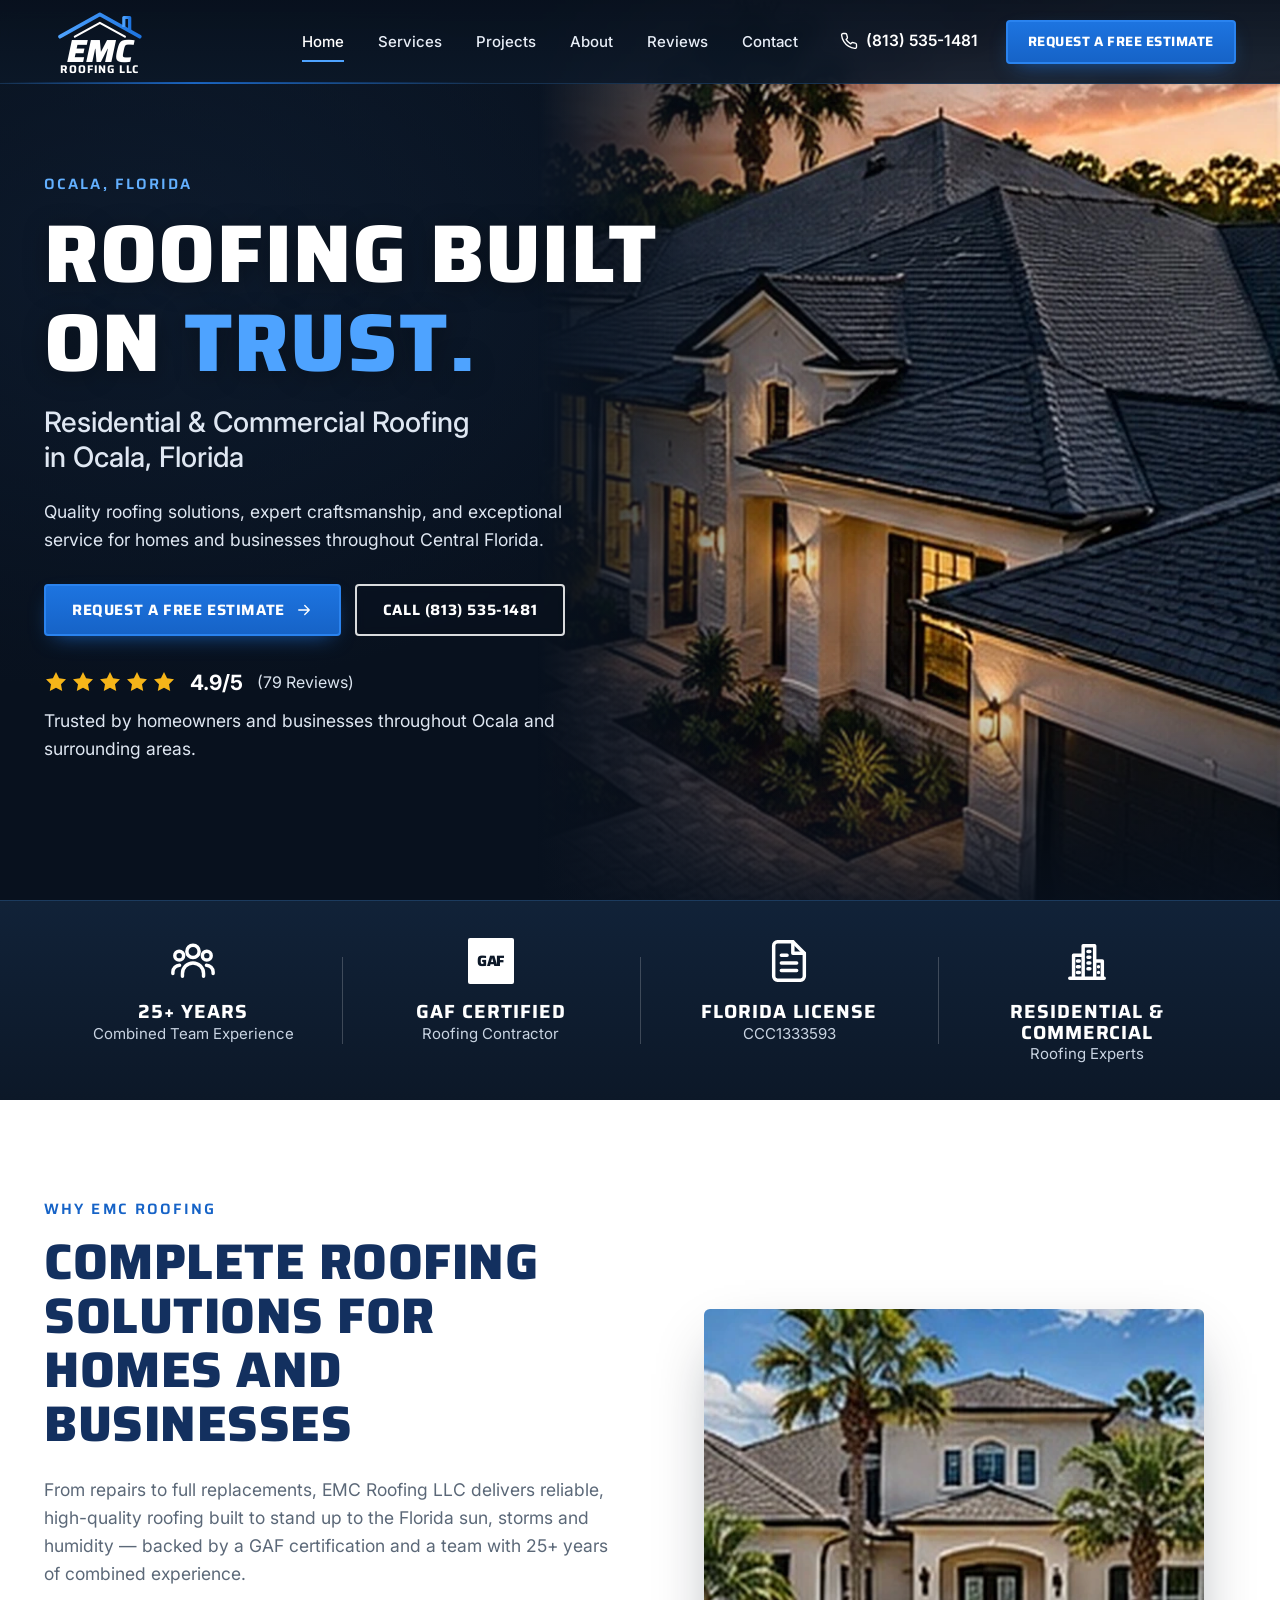
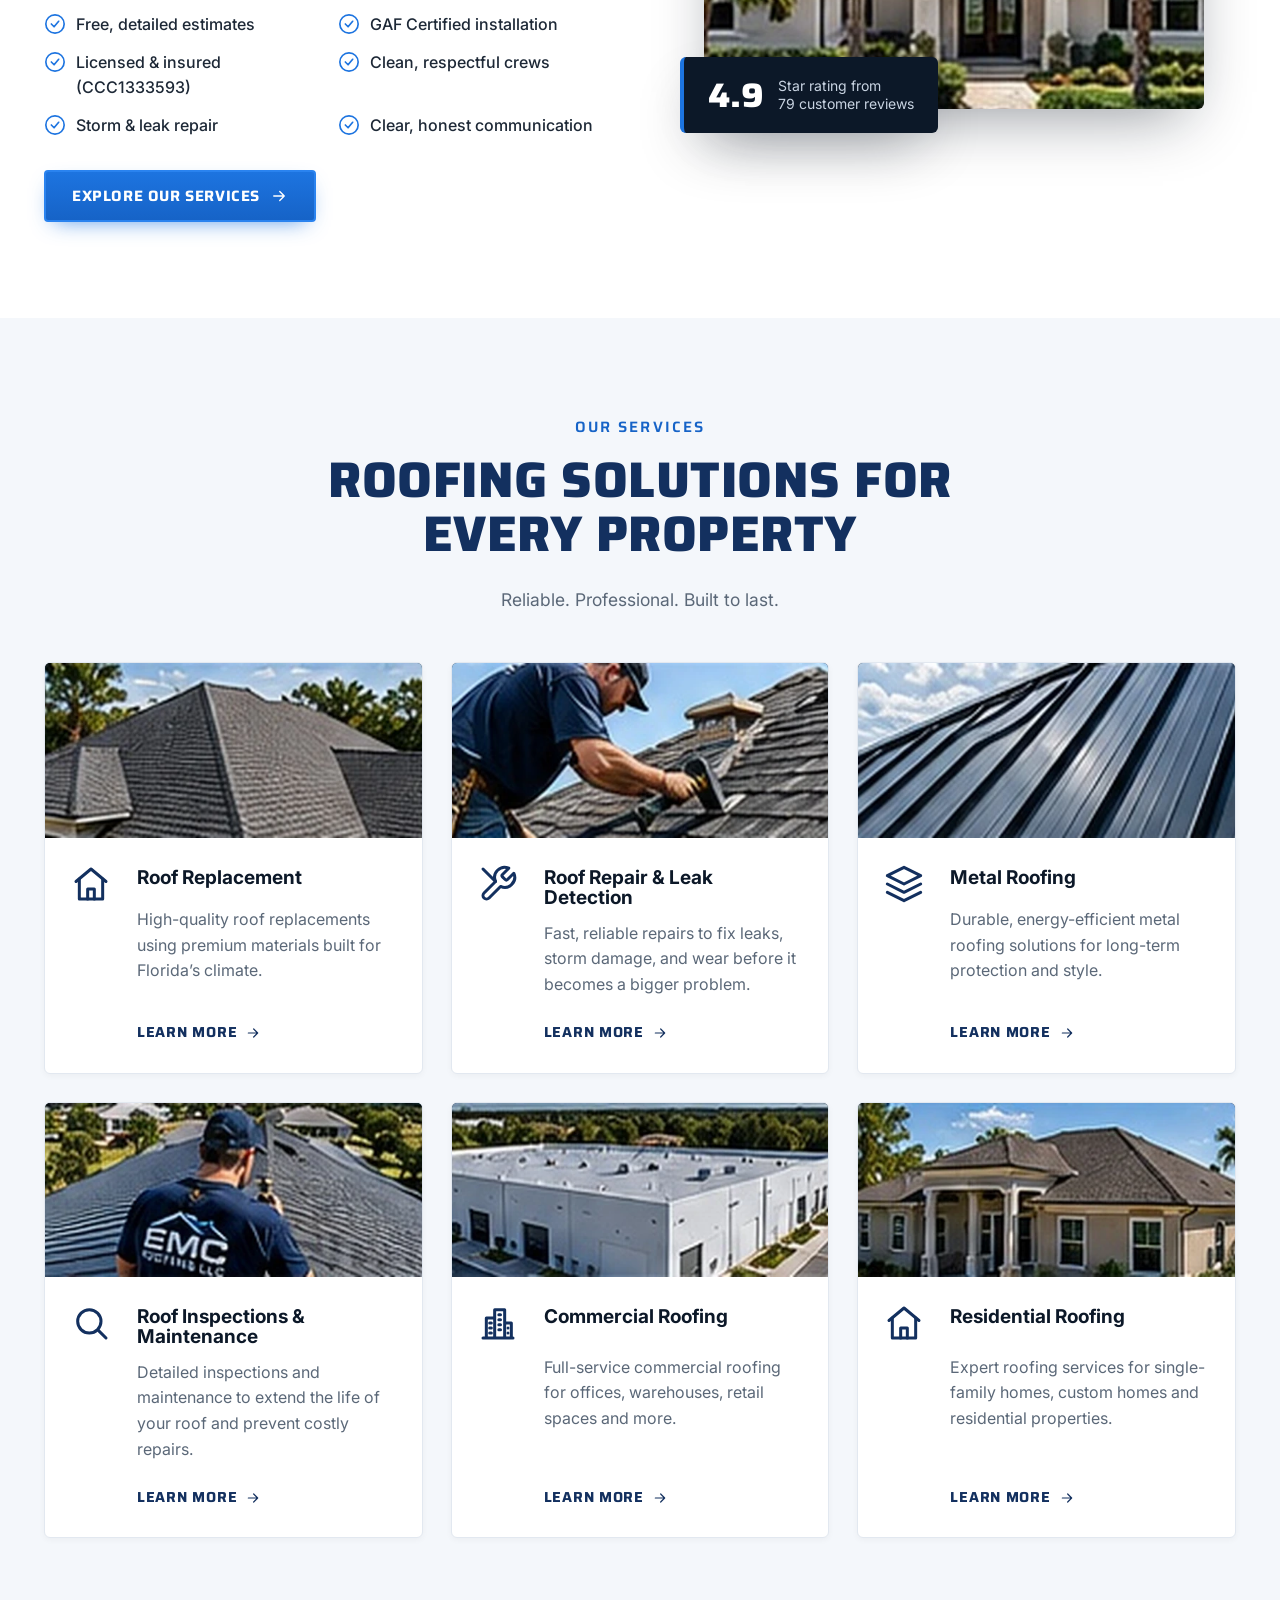
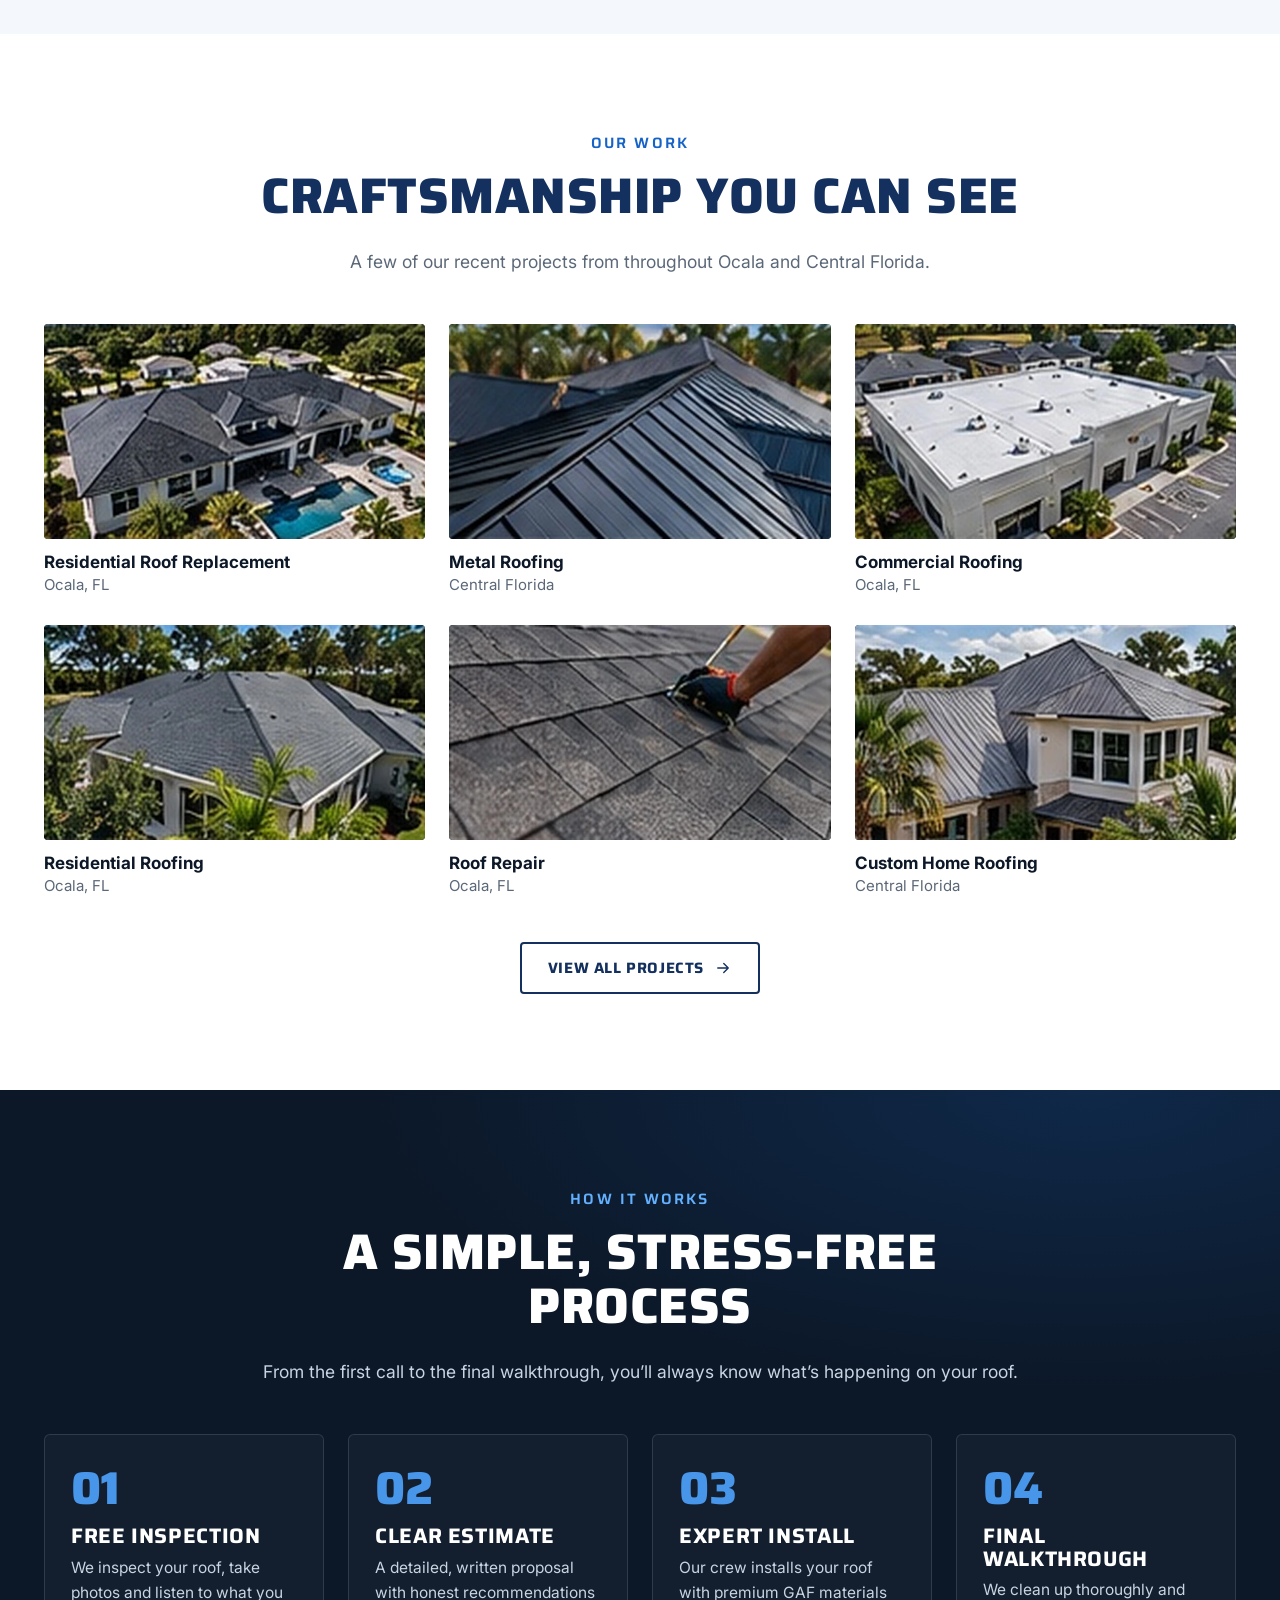
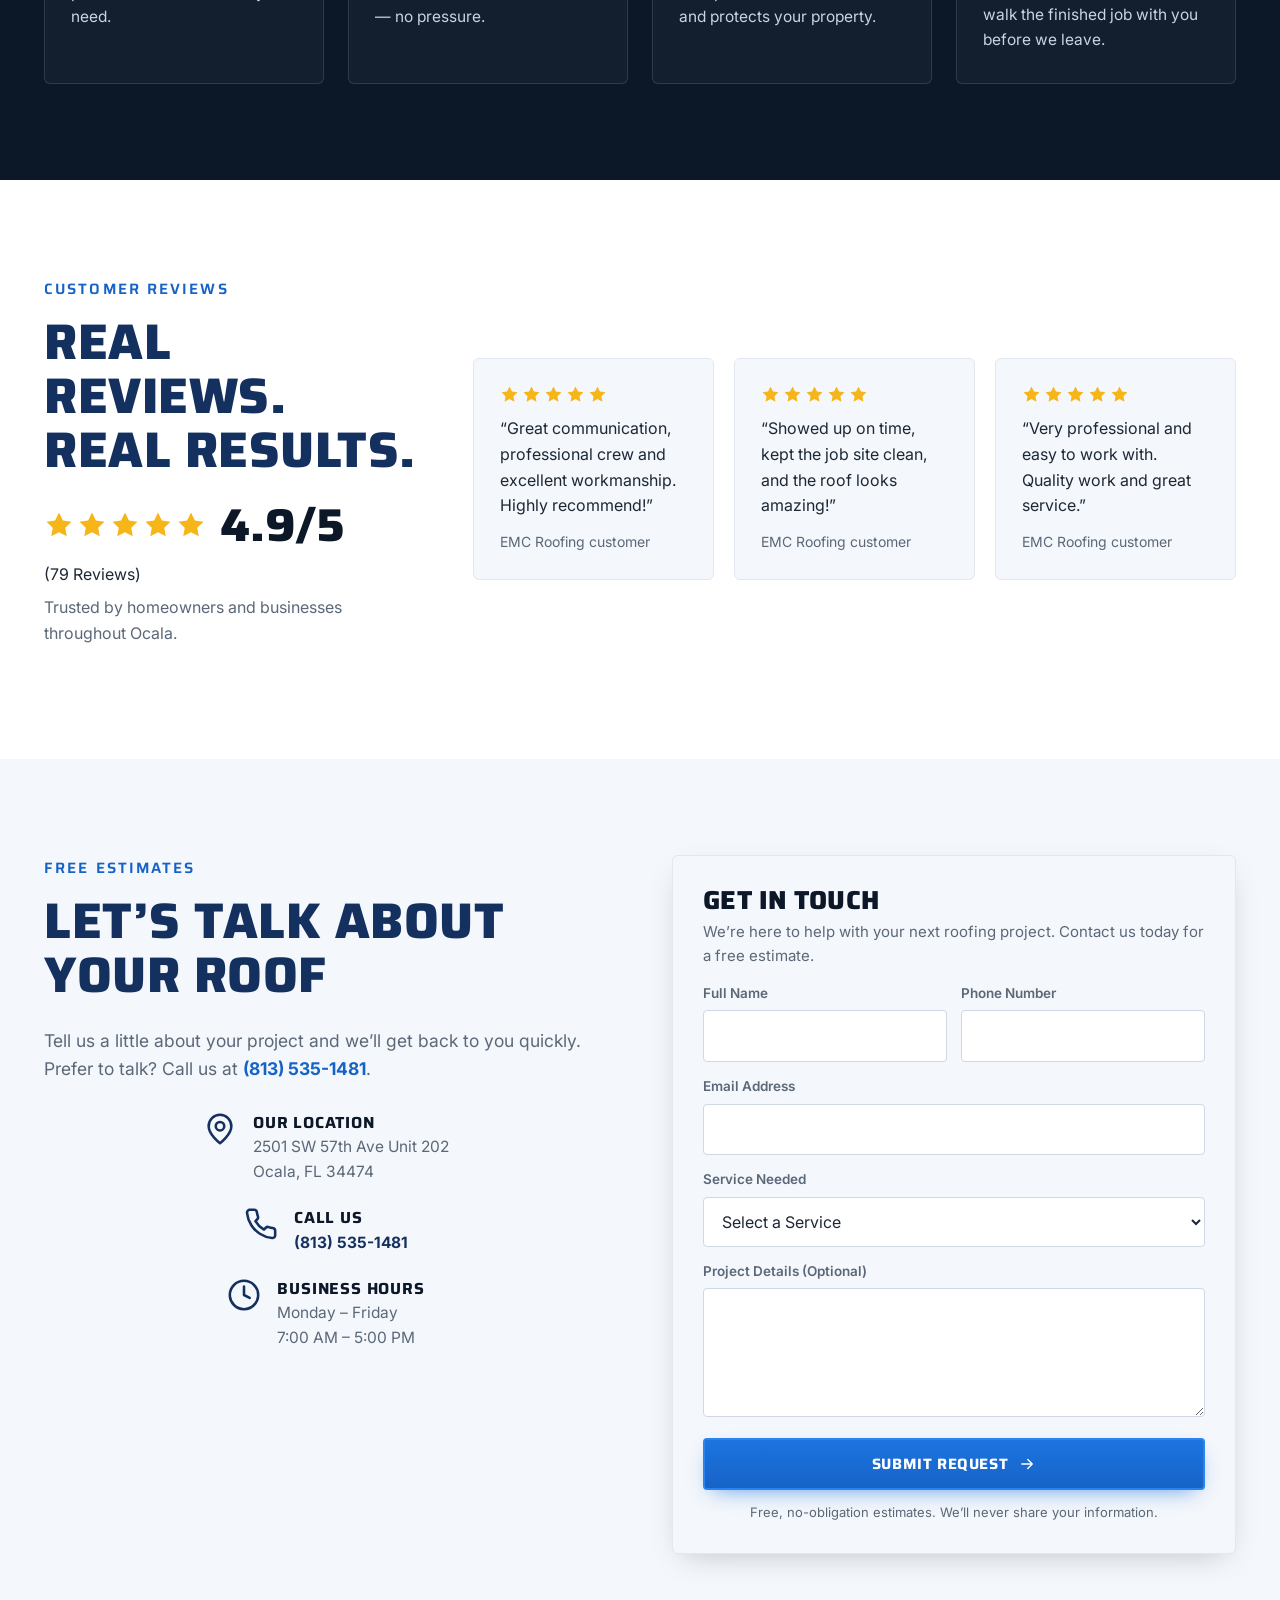
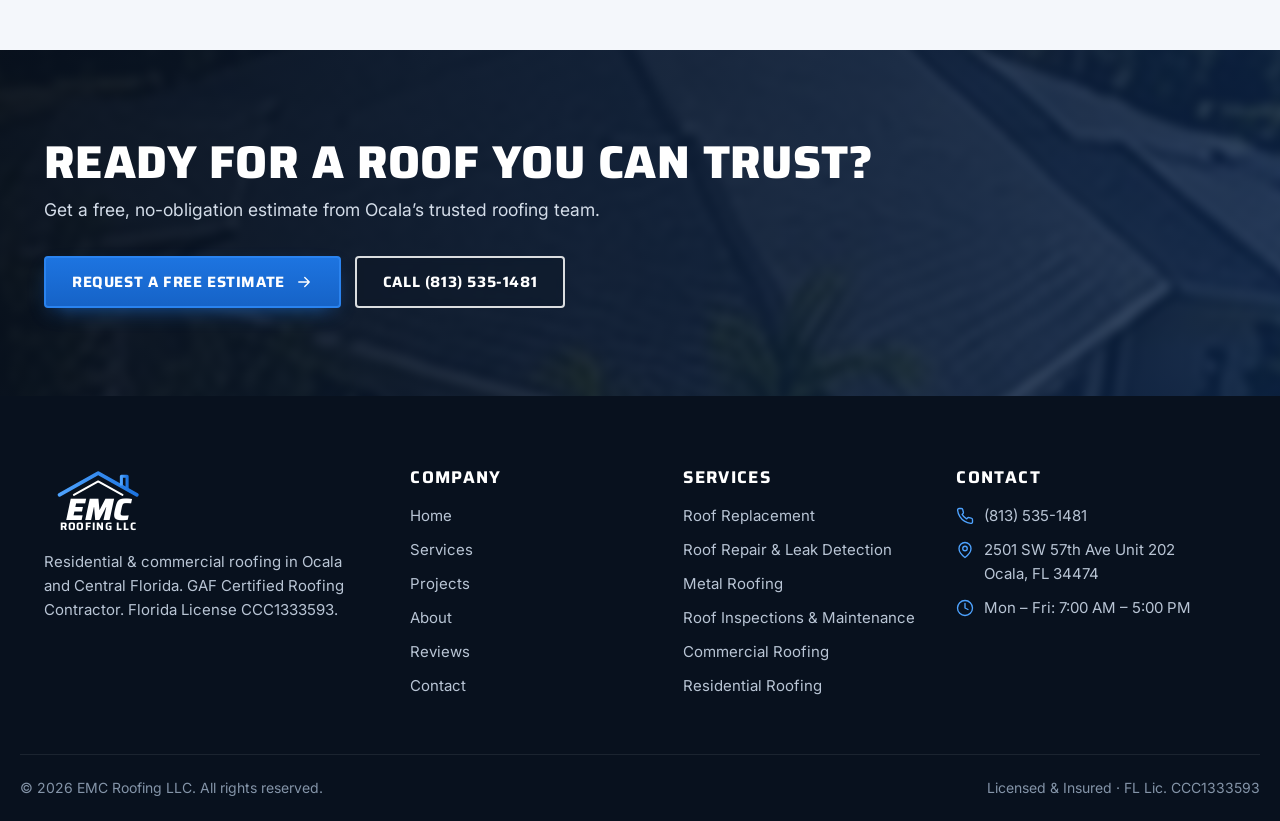
<file: index.html>
<!doctype html>
<html lang="en">
<head>
<meta charset="utf-8">
<meta name="viewport" content="width=device-width, initial-scale=1, viewport-fit=cover">
<title>EMC Roofing LLC | Roofing Contractor in Ocala, FL | Free Estimates</title>
<meta name="description" content="EMC Roofing LLC is a GAF Certified residential & commercial roofing contractor in Ocala, Florida. Roof replacement, repair, metal roofing & inspections. Call (813) 535-1481.">
<link rel="canonical" href="https://emcroofing.com/">
<meta name="theme-color" content="#0c1828">
<meta property="og:type" content="website">
<meta property="og:site_name" content="EMC Roofing LLC">
<meta property="og:title" content="EMC Roofing LLC | Roofing Contractor in Ocala, FL | Free Estimates">
<meta property="og:description" content="EMC Roofing LLC is a GAF Certified residential & commercial roofing contractor in Ocala, Florida. Roof replacement, repair, metal roofing & inspections. Call (813) 535-1481.">
<meta property="og:url" content="https://emcroofing.com/">
<meta property="og:image" content="https://emcroofing.com/assets/img/hero-home.jpg">
<meta name="twitter:card" content="summary_large_image">
<link rel="icon" href="/assets/img/favicon.svg" type="image/svg+xml">
<link rel="apple-touch-icon" href="/assets/img/apple-touch-icon.png">
<link rel="preconnect" href="https://fonts.googleapis.com">
<link rel="preconnect" href="https://fonts.gstatic.com" crossorigin>
<link rel="stylesheet" href="https://fonts.googleapis.com/css2?family=Inter:wght@400;500;600;700&family=Saira:ital,wght@0,600;0,700;0,800;1,800&display=swap">
<link rel="stylesheet" href="/assets/css/styles.css">
<script type="application/ld+json">{"@context": "https://schema.org", "@type": "RoofingContractor", "name": "EMC Roofing LLC", "url": "https://emcroofing.com/", "telephone": "+1-813-535-1481", "image": "https://emcroofing.com/assets/img/hero-home.jpg", "logo": "https://emcroofing.com/assets/img/logo.svg", "address": {"@type": "PostalAddress", "streetAddress": "2501 SW 57th Ave Unit 202", "addressLocality": "Ocala", "addressRegion": "FL", "postalCode": "34474", "addressCountry": "US"}, "areaServed": ["Ocala, FL", "Marion County, FL", "Central Florida"], "openingHoursSpecification": [{"@type": "OpeningHoursSpecification", "dayOfWeek": ["Monday", "Tuesday", "Wednesday", "Thursday", "Friday"], "opens": "07:00", "closes": "17:00"}], "aggregateRating": {"@type": "AggregateRating", "ratingValue": "4.9", "reviewCount": "79"}}</script>
</head>
<body>
<a class="skip-link" href="#main">Skip to content</a>
<header class="site-header">
  <div class="container header-inner">
    <a class="logo" href="/" aria-label="EMC Roofing LLC home"><svg viewBox="0 0 210 124" role="img" aria-label="EMC Roofing LLC">
  <defs><linearGradient id="rf" x1="0" x2="1"><stop offset="0" stop-color="#4ea3ff"/><stop offset="1" stop-color="#1d74e0"/></linearGradient></defs>
  <path d="M30 52 105 10l75 42" fill="none" stroke="url(#rf)" stroke-width="7" stroke-linejoin="round" stroke-linecap="round"/>
  <path d="M58 52 105 26l47 26" fill="none" stroke="#fff" stroke-width="4" stroke-linejoin="round" stroke-linecap="round"/>
  <path d="M150 34V16h11v24" fill="none" stroke="url(#rf)" stroke-width="6" stroke-linejoin="round"/>
  <text x="105" y="100" text-anchor="middle" font-family="Saira, Arial, sans-serif" font-weight="800" font-size="60" letter-spacing="0" fill="#fff" font-style="italic">EMC</text>
  <text x="105" y="121" text-anchor="middle" font-family="Saira, Arial, sans-serif" font-weight="700" font-size="21" letter-spacing="1.5" fill="#fff">ROOFING LLC</text>
</svg></a>
    <nav class="main-nav" id="main-nav" aria-label="Main">
      <ul><li><a href="/" aria-current="page">Home</a></li><li><a href="/services">Services</a></li><li><a href="/projects">Projects</a></li><li><a href="/about">About</a></li><li><a href="/reviews">Reviews</a></li><li><a href="/contact">Contact</a></li></ul>
      <div class="mobile-call">
        <a class="btn btn-primary" href="/contact#estimate">Request a Free Estimate <svg class="arrow" viewBox="0 0 24 24" fill="none" stroke="currentColor" stroke-width="1.8" stroke-linecap="round" stroke-linejoin="round" aria-hidden="true"><path d="M5 12h14M13 6l6 6-6 6"/></svg></a>
        <a class="btn btn-outline" href="tel:+18135351481"><svg viewBox="0 0 24 24" fill="none" stroke="currentColor" stroke-width="1.8" stroke-linecap="round" stroke-linejoin="round" aria-hidden="true"><path d="M22 16.92v3a2 2 0 0 1-2.18 2 19.79 19.79 0 0 1-8.63-3.07 19.5 19.5 0 0 1-6-6 19.79 19.79 0 0 1-3.07-8.67A2 2 0 0 1 4.11 2h3a2 2 0 0 1 2 1.72c.13.96.36 1.9.7 2.81a2 2 0 0 1-.45 2.11L8.09 9.91a16 16 0 0 0 6 6l1.27-1.27a2 2 0 0 1 2.11-.45c.91.34 1.85.57 2.81.7A2 2 0 0 1 22 16.92z"/></svg> Call (813) 535-1481</a>
      </div>
    </nav>
    <a class="header-phone" href="tel:+18135351481"><svg viewBox="0 0 24 24" fill="none" stroke="currentColor" stroke-width="1.8" stroke-linecap="round" stroke-linejoin="round" aria-hidden="true"><path d="M22 16.92v3a2 2 0 0 1-2.18 2 19.79 19.79 0 0 1-8.63-3.07 19.5 19.5 0 0 1-6-6 19.79 19.79 0 0 1-3.07-8.67A2 2 0 0 1 4.11 2h3a2 2 0 0 1 2 1.72c.13.96.36 1.9.7 2.81a2 2 0 0 1-.45 2.11L8.09 9.91a16 16 0 0 0 6 6l1.27-1.27a2 2 0 0 1 2.11-.45c.91.34 1.85.57 2.81.7A2 2 0 0 1 22 16.92z"/></svg><span>(813) 535-1481</span></a>
    <a class="btn btn-primary btn-sm header-cta" href="/contact#estimate">Request a Free Estimate</a>
    <button class="nav-toggle" aria-controls="main-nav" aria-expanded="false" aria-label="Open menu"><svg viewBox="0 0 24 24" fill="none" stroke="currentColor" stroke-width="1.8" stroke-linecap="round" stroke-linejoin="round" aria-hidden="true"><path d="M3 6h18M3 12h18M3 18h18"/></svg></button>
  </div>
</header>
<main id="main">
<section class="hero hero-home">
  <div class="hero-media"><picture><source type="image/webp" srcset="/assets/img/hero-home-900.webp 900w, /assets/img/hero-home.webp 2000w" sizes="(max-width: 760px) 100vw, 66vw"><img src="/assets/img/hero-home.jpg" alt="Luxury Florida home with a new dark shingle roof at sunset" width="2000" height="2456" loading="eager" fetchpriority="high" decoding="async"></picture></div>
  <div class="container">
    <div class="hero-content">
      <span class="eyebrow">Ocala, Florida</span>
      <h1>Roofing Built<br>On <span class="accent">Trust.</span></h1>
      <p class="lead">Residential &amp; Commercial Roofing<br>in Ocala, Florida</p>
      <p>Quality roofing solutions, expert craftsmanship, and exceptional service for homes and businesses throughout Central Florida.</p>
      <div class="hero-actions">
        <a class="btn btn-primary" href="/contact#estimate">Request a Free Estimate <svg class="arrow" viewBox="0 0 24 24" fill="none" stroke="currentColor" stroke-width="1.8" stroke-linecap="round" stroke-linejoin="round" aria-hidden="true"><path d="M5 12h14M13 6l6 6-6 6"/></svg></a>
        <a class="btn btn-outline" href="tel:+18135351481">Call (813) 535-1481</a>
      </div>
      <div class="rating"><span class="stars" role="img" aria-label="Rated 4.9 out of 5"><svg viewBox="0 0 24 24" fill="currentColor" aria-hidden="true"><path d="m12 2 3.1 6.3 6.9 1-5 4.9 1.2 6.8L12 17.8 5.8 21l1.2-6.8-5-4.9 6.9-1z"/></svg><svg viewBox="0 0 24 24" fill="currentColor" aria-hidden="true"><path d="m12 2 3.1 6.3 6.9 1-5 4.9 1.2 6.8L12 17.8 5.8 21l1.2-6.8-5-4.9 6.9-1z"/></svg><svg viewBox="0 0 24 24" fill="currentColor" aria-hidden="true"><path d="m12 2 3.1 6.3 6.9 1-5 4.9 1.2 6.8L12 17.8 5.8 21l1.2-6.8-5-4.9 6.9-1z"/></svg><svg viewBox="0 0 24 24" fill="currentColor" aria-hidden="true"><path d="m12 2 3.1 6.3 6.9 1-5 4.9 1.2 6.8L12 17.8 5.8 21l1.2-6.8-5-4.9 6.9-1z"/></svg><svg viewBox="0 0 24 24" fill="currentColor" aria-hidden="true"><path d="m12 2 3.1 6.3 6.9 1-5 4.9 1.2 6.8L12 17.8 5.8 21l1.2-6.8-5-4.9 6.9-1z"/></svg></span><strong>4.9/5</strong><span class="count">(79 Reviews)</span></div>
      <p class="rating-note">Trusted by homeowners and businesses throughout Ocala and surrounding areas.</p>
    </div>
  </div>
</section>
<section class="trust-bar" aria-label="Credentials"><div class="container trust-grid"><div class="trust-item"><div class="ico"><svg viewBox="0 0 24 24" fill="none" stroke="currentColor" stroke-width="1.8" stroke-linecap="round" stroke-linejoin="round" aria-hidden="true"><circle cx="12" cy="7" r="3.2"/><path d="M6.5 20v-1.5A5.5 5.5 0 0 1 12 13a5.5 5.5 0 0 1 5.5 5.5V20"/><circle cx="4.8" cy="9.2" r="2.3"/><path d="M1.5 18.5v-.8A3.6 3.6 0 0 1 5 14.2"/><circle cx="19.2" cy="9.2" r="2.3"/><path d="M22.5 18.5v-.8a3.6 3.6 0 0 0-3.5-3.5"/></svg></div><div><h3>25+ Years</h3><p>Combined Team Experience</p></div></div><div class="trust-item"><div class="ico"><span class="gaf-badge" aria-hidden="true">GAF</span></div><div><h3>GAF Certified</h3><p>Roofing Contractor</p></div></div><div class="trust-item"><div class="ico"><svg viewBox="0 0 24 24" fill="none" stroke="currentColor" stroke-width="1.8" stroke-linecap="round" stroke-linejoin="round" aria-hidden="true"><path d="M14 2H6a2 2 0 0 0-2 2v16a2 2 0 0 0 2 2h12a2 2 0 0 0 2-2V8z"/><path d="M14 2v6h6M8 13h8M8 17h8M8 9h3"/></svg></div><div><h3>Florida License</h3><p>CCC1333593</p></div></div><div class="trust-item"><div class="ico"><svg viewBox="0 0 24 24" fill="none" stroke="currentColor" stroke-width="1.8" stroke-linecap="round" stroke-linejoin="round" aria-hidden="true"><path d="M3 21h18M5 21V9h5v12M10 21V4h6v17M16 21v-9h4v9"/><path d="M7 12h1M7 15h1M7 18h1M12.5 7h1M12.5 10h1M12.5 13h1M12.5 16h1M18 15h0M18 18h0"/></svg></div><div><h3>Residential &amp; Commercial</h3><p>Roofing Experts</p></div></div></div></section>
<section class="section">
  <div class="container split">
    <div class="reveal">
      <span class="eyebrow dark">Why EMC Roofing</span>
      <h2 class="h2">Complete Roofing Solutions for Homes and Businesses</h2>
      <p style="color:var(--muted);font-size:17.5px">From repairs to full replacements, EMC Roofing LLC delivers reliable, high-quality roofing built to stand up to the Florida sun, storms and humidity &mdash; backed by a GAF certification and a team with 25+ years of combined experience.</p>
      <ul class="checklist">
        <li><svg viewBox="0 0 24 24" fill="none" stroke="currentColor" stroke-width="1.8" stroke-linecap="round" stroke-linejoin="round" aria-hidden="true"><circle cx="12" cy="12" r="10"/><path d="m8 12 3 3 5-6"/></svg>Free, detailed estimates</li>
        <li><svg viewBox="0 0 24 24" fill="none" stroke="currentColor" stroke-width="1.8" stroke-linecap="round" stroke-linejoin="round" aria-hidden="true"><circle cx="12" cy="12" r="10"/><path d="m8 12 3 3 5-6"/></svg>GAF Certified installation</li>
        <li><svg viewBox="0 0 24 24" fill="none" stroke="currentColor" stroke-width="1.8" stroke-linecap="round" stroke-linejoin="round" aria-hidden="true"><circle cx="12" cy="12" r="10"/><path d="m8 12 3 3 5-6"/></svg>Licensed &amp; insured (CCC1333593)</li>
        <li><svg viewBox="0 0 24 24" fill="none" stroke="currentColor" stroke-width="1.8" stroke-linecap="round" stroke-linejoin="round" aria-hidden="true"><circle cx="12" cy="12" r="10"/><path d="m8 12 3 3 5-6"/></svg>Clean, respectful crews</li>
        <li><svg viewBox="0 0 24 24" fill="none" stroke="currentColor" stroke-width="1.8" stroke-linecap="round" stroke-linejoin="round" aria-hidden="true"><circle cx="12" cy="12" r="10"/><path d="m8 12 3 3 5-6"/></svg>Storm &amp; leak repair</li>
        <li><svg viewBox="0 0 24 24" fill="none" stroke="currentColor" stroke-width="1.8" stroke-linecap="round" stroke-linejoin="round" aria-hidden="true"><circle cx="12" cy="12" r="10"/><path d="m8 12 3 3 5-6"/></svg>Clear, honest communication</li>
      </ul>
      <a class="btn btn-primary" href="/services">Explore Our Services <svg class="arrow" viewBox="0 0 24 24" fill="none" stroke="currentColor" stroke-width="1.8" stroke-linecap="round" stroke-linejoin="round" aria-hidden="true"><path d="M5 12h14M13 6l6 6-6 6"/></svg></a>
    </div>
    <div class="split-media reveal">
      <picture><source type="image/webp" srcset="/assets/img/about-house-900.webp 900w, /assets/img/about-house.webp 1400w" sizes="(max-width: 760px) 100vw, 50vw"><img src="/assets/img/about-house.jpg" alt="Stucco Florida home with a new shingle roof and palm trees" width="1400" height="1563" loading="lazy" decoding="async"></picture>
      <div class="badge-float"><strong>4.9</strong><span>Star rating from<br>79 customer reviews</span></div>
    </div>
  </div>
</section>
<section class="section section-soft">
  <div class="container">
    <div class="section-head center"><span class="eyebrow dark">Our Services</span><h2 class="h2">Roofing Solutions for Every Property</h2><p>Reliable. Professional. Built to last.</p></div>
    <div class="card-grid"><article class="service-card reveal">
  <div class="media"><picture><source type="image/webp" srcset="/assets/img/svc-roof-replacement-900.webp 900w, /assets/img/svc-roof-replacement.webp 1600w" sizes="(max-width: 760px) 100vw, (max-width: 1024px) 50vw, 400px"><img src="/assets/img/svc-roof-replacement.jpg" alt="Roof Replacement by EMC Roofing in Ocala, FL" width="1600" height="700" loading="lazy" decoding="async"></picture></div>
  <div class="body"><div class="ico"><svg viewBox="0 0 24 24" fill="none" stroke="currentColor" stroke-width="1.8" stroke-linecap="round" stroke-linejoin="round" aria-hidden="true"><path d="M3 10.5 12 3l9 7.5"/><path d="M5 9v12h14V9"/><path d="M10 21v-6h4v6"/></svg></div><h3>Roof Replacement</h3><p>High-quality roof replacements using premium materials built for Florida&rsquo;s climate.</p><a class="link-more" href="/services#roof-replacement">Learn more <svg viewBox="0 0 24 24" fill="none" stroke="currentColor" stroke-width="1.8" stroke-linecap="round" stroke-linejoin="round" aria-hidden="true"><path d="M5 12h14M13 6l6 6-6 6"/></svg></a></div>
</article><article class="service-card reveal">
  <div class="media"><picture><source type="image/webp" srcset="/assets/img/svc-roof-repair-900.webp 900w, /assets/img/svc-roof-repair.webp 1600w" sizes="(max-width: 760px) 100vw, (max-width: 1024px) 50vw, 400px"><img src="/assets/img/svc-roof-repair.jpg" alt="Roof Repair and Leak Detection by EMC Roofing in Ocala, FL" width="1600" height="700" loading="lazy" decoding="async"></picture></div>
  <div class="body"><div class="ico"><svg viewBox="0 0 24 24" fill="none" stroke="currentColor" stroke-width="1.8" stroke-linecap="round" stroke-linejoin="round" aria-hidden="true"><path d="M14.7 6.3a1 1 0 0 0 0 1.4l1.6 1.6a1 1 0 0 0 1.4 0l3.77-3.77a6 6 0 0 1-7.94 7.94l-6.91 6.91a2.12 2.12 0 0 1-3-3l6.91-6.91a6 6 0 0 1 7.94-7.94l-3.76 3.76z"/><path d="m3 3 7.5 7.5"/></svg></div><h3>Roof Repair &amp; Leak Detection</h3><p>Fast, reliable repairs to fix leaks, storm damage, and wear before it becomes a bigger problem.</p><a class="link-more" href="/services#roof-repair">Learn more <svg viewBox="0 0 24 24" fill="none" stroke="currentColor" stroke-width="1.8" stroke-linecap="round" stroke-linejoin="round" aria-hidden="true"><path d="M5 12h14M13 6l6 6-6 6"/></svg></a></div>
</article><article class="service-card reveal">
  <div class="media"><picture><source type="image/webp" srcset="/assets/img/svc-metal-roofing-900.webp 900w, /assets/img/svc-metal-roofing.webp 1600w" sizes="(max-width: 760px) 100vw, (max-width: 1024px) 50vw, 400px"><img src="/assets/img/svc-metal-roofing.jpg" alt="Metal Roofing by EMC Roofing in Ocala, FL" width="1600" height="700" loading="lazy" decoding="async"></picture></div>
  <div class="body"><div class="ico"><svg viewBox="0 0 24 24" fill="none" stroke="currentColor" stroke-width="1.8" stroke-linecap="round" stroke-linejoin="round" aria-hidden="true"><path d="m12 2 10 5-10 5L2 7l10-5z"/><path d="m2 12 10 5 10-5"/><path d="m2 17 10 5 10-5"/></svg></div><h3>Metal Roofing</h3><p>Durable, energy-efficient metal roofing solutions for long-term protection and style.</p><a class="link-more" href="/services#metal-roofing">Learn more <svg viewBox="0 0 24 24" fill="none" stroke="currentColor" stroke-width="1.8" stroke-linecap="round" stroke-linejoin="round" aria-hidden="true"><path d="M5 12h14M13 6l6 6-6 6"/></svg></a></div>
</article><article class="service-card reveal">
  <div class="media"><picture><source type="image/webp" srcset="/assets/img/svc-inspections-900.webp 900w, /assets/img/svc-inspections.webp 1600w" sizes="(max-width: 760px) 100vw, (max-width: 1024px) 50vw, 400px"><img src="/assets/img/svc-inspections.jpg" alt="Roof Inspections and Maintenance by EMC Roofing in Ocala, FL" width="1600" height="700" loading="lazy" decoding="async"></picture></div>
  <div class="body"><div class="ico"><svg viewBox="0 0 24 24" fill="none" stroke="currentColor" stroke-width="1.8" stroke-linecap="round" stroke-linejoin="round" aria-hidden="true"><circle cx="11" cy="11" r="7"/><path d="m21 21-4.6-4.6"/></svg></div><h3>Roof Inspections &amp; Maintenance</h3><p>Detailed inspections and maintenance to extend the life of your roof and prevent costly repairs.</p><a class="link-more" href="/services#inspections">Learn more <svg viewBox="0 0 24 24" fill="none" stroke="currentColor" stroke-width="1.8" stroke-linecap="round" stroke-linejoin="round" aria-hidden="true"><path d="M5 12h14M13 6l6 6-6 6"/></svg></a></div>
</article><article class="service-card reveal">
  <div class="media"><picture><source type="image/webp" srcset="/assets/img/svc-commercial-900.webp 900w, /assets/img/svc-commercial.webp 1600w" sizes="(max-width: 760px) 100vw, (max-width: 1024px) 50vw, 400px"><img src="/assets/img/svc-commercial.jpg" alt="Commercial Roofing by EMC Roofing in Ocala, FL" width="1600" height="700" loading="lazy" decoding="async"></picture></div>
  <div class="body"><div class="ico"><svg viewBox="0 0 24 24" fill="none" stroke="currentColor" stroke-width="1.8" stroke-linecap="round" stroke-linejoin="round" aria-hidden="true"><path d="M3 21h18M5 21V9h5v12M10 21V4h6v17M16 21v-9h4v9"/><path d="M7 12h1M7 15h1M7 18h1M12.5 7h1M12.5 10h1M12.5 13h1M12.5 16h1M18 15h0M18 18h0"/></svg></div><h3>Commercial Roofing</h3><p>Full-service commercial roofing for offices, warehouses, retail spaces and more.</p><a class="link-more" href="/services#commercial">Learn more <svg viewBox="0 0 24 24" fill="none" stroke="currentColor" stroke-width="1.8" stroke-linecap="round" stroke-linejoin="round" aria-hidden="true"><path d="M5 12h14M13 6l6 6-6 6"/></svg></a></div>
</article><article class="service-card reveal">
  <div class="media"><picture><source type="image/webp" srcset="/assets/img/svc-residential-900.webp 900w, /assets/img/svc-residential.webp 1600w" sizes="(max-width: 760px) 100vw, (max-width: 1024px) 50vw, 400px"><img src="/assets/img/svc-residential.jpg" alt="Residential Roofing by EMC Roofing in Ocala, FL" width="1600" height="700" loading="lazy" decoding="async"></picture></div>
  <div class="body"><div class="ico"><svg viewBox="0 0 24 24" fill="none" stroke="currentColor" stroke-width="1.8" stroke-linecap="round" stroke-linejoin="round" aria-hidden="true"><path d="M3 10.5 12 3l9 7.5"/><path d="M5 9v12h14V9"/><path d="M10 21v-6h4v6"/></svg></div><h3>Residential Roofing</h3><p>Expert roofing services for single-family homes, custom homes and residential properties.</p><a class="link-more" href="/services#residential">Learn more <svg viewBox="0 0 24 24" fill="none" stroke="currentColor" stroke-width="1.8" stroke-linecap="round" stroke-linejoin="round" aria-hidden="true"><path d="M5 12h14M13 6l6 6-6 6"/></svg></a></div>
</article></div>
  </div>
</section>
<section class="section">
  <div class="container">
    <div class="section-head center"><span class="eyebrow dark">Our Work</span><h2 class="h2">Craftsmanship You Can See</h2><p>A few of our recent projects from throughout Ocala and Central Florida.</p></div>
    <div class="project-grid"><button type="button" class="project-card reveal" data-cats="residential replacement" data-full="/assets/img/proj-residential-replacement.jpg" aria-label="View larger photo: Residential Roof Replacement, Ocala, FL">
  <div class="media"><picture><source type="image/webp" srcset="/assets/img/proj-residential-replacement-900.webp 900w, /assets/img/proj-residential-replacement.webp 1600w" sizes="(max-width: 760px) 100vw, (max-width: 1024px) 50vw, 400px"><img src="/assets/img/proj-residential-replacement.jpg" alt="Aerial view of a completed residential shingle roof replacement on a home with a pool in Ocala, FL" width="1600" height="900" loading="lazy" decoding="async"></picture></div>
  <h3>Residential Roof Replacement</h3><p>Ocala, FL</p>
</button><button type="button" class="project-card reveal" data-cats="metal residential" data-full="/assets/img/proj-metal-roofing.jpg" aria-label="View larger photo: Metal Roofing, Central Florida">
  <div class="media"><picture><source type="image/webp" srcset="/assets/img/proj-metal-roofing-900.webp 900w, /assets/img/proj-metal-roofing.webp 1600w" sizes="(max-width: 760px) 100vw, (max-width: 1024px) 50vw, 400px"><img src="/assets/img/proj-metal-roofing.jpg" alt="Close-up of a new dark standing-seam metal roof" width="1600" height="900" loading="lazy" decoding="async"></picture></div>
  <h3>Metal Roofing</h3><p>Central Florida</p>
</button><button type="button" class="project-card reveal" data-cats="commercial" data-full="/assets/img/proj-commercial.jpg" aria-label="View larger photo: Commercial Roofing, Ocala, FL">
  <div class="media"><picture><source type="image/webp" srcset="/assets/img/proj-commercial-900.webp 900w, /assets/img/proj-commercial.webp 1600w" sizes="(max-width: 760px) 100vw, (max-width: 1024px) 50vw, 400px"><img src="/assets/img/proj-commercial.jpg" alt="White flat commercial roof on an office building in Ocala, FL" width="1600" height="900" loading="lazy" decoding="async"></picture></div>
  <h3>Commercial Roofing</h3><p>Ocala, FL</p>
</button><button type="button" class="project-card reveal" data-cats="residential replacement" data-full="/assets/img/proj-residential-roofing.jpg" aria-label="View larger photo: Residential Roofing, Ocala, FL">
  <div class="media"><picture><source type="image/webp" srcset="/assets/img/proj-residential-roofing-900.webp 900w, /assets/img/proj-residential-roofing.webp 1600w" sizes="(max-width: 760px) 100vw, (max-width: 1024px) 50vw, 400px"><img src="/assets/img/proj-residential-roofing.jpg" alt="Residential home with a new gray shingle roof surrounded by palm trees" width="1600" height="900" loading="lazy" decoding="async"></picture></div>
  <h3>Residential Roofing</h3><p>Ocala, FL</p>
</button><button type="button" class="project-card reveal" data-cats="repairs residential" data-full="/assets/img/proj-roof-repair.jpg" aria-label="View larger photo: Roof Repair, Ocala, FL">
  <div class="media"><picture><source type="image/webp" srcset="/assets/img/proj-roof-repair-900.webp 900w, /assets/img/proj-roof-repair.webp 1600w" sizes="(max-width: 760px) 100vw, (max-width: 1024px) 50vw, 400px"><img src="/assets/img/proj-roof-repair.jpg" alt="Roofer repairing asphalt shingles" width="1600" height="900" loading="lazy" decoding="async"></picture></div>
  <h3>Roof Repair</h3><p>Ocala, FL</p>
</button><button type="button" class="project-card reveal" data-cats="metal residential" data-full="/assets/img/proj-custom-home.jpg" aria-label="View larger photo: Custom Home Roofing, Central Florida">
  <div class="media"><picture><source type="image/webp" srcset="/assets/img/proj-custom-home-900.webp 900w, /assets/img/proj-custom-home.webp 1600w" sizes="(max-width: 760px) 100vw, (max-width: 1024px) 50vw, 400px"><img src="/assets/img/proj-custom-home.jpg" alt="Custom two-story home with a dark metal roof in Central Florida" width="1600" height="900" loading="lazy" decoding="async"></picture></div>
  <h3>Custom Home Roofing</h3><p>Central Florida</p>
</button></div>
    <div style="text-align:center;margin-top:44px"><a class="btn btn-outline-dark" href="/projects">View All Projects <svg class="arrow" viewBox="0 0 24 24" fill="none" stroke="currentColor" stroke-width="1.8" stroke-linecap="round" stroke-linejoin="round" aria-hidden="true"><path d="M5 12h14M13 6l6 6-6 6"/></svg></a></div>
  </div>
</section>
<section class="section section-dark">
  <div class="container">
    <div class="section-head center"><span class="eyebrow">How It Works</span><h2 class="h2">A Simple, Stress-Free Process</h2><p>From the first call to the final walkthrough, you&rsquo;ll always know what&rsquo;s happening on your roof.</p></div>
    <div class="steps">
      <div class="step reveal"><div class="num">01</div><h3>Free Inspection</h3><p>We inspect your roof, take photos and listen to what you need.</p></div>
      <div class="step reveal"><div class="num">02</div><h3>Clear Estimate</h3><p>A detailed, written proposal with honest recommendations &mdash; no pressure.</p></div>
      <div class="step reveal"><div class="num">03</div><h3>Expert Install</h3><p>Our crew installs your roof with premium GAF materials and protects your property.</p></div>
      <div class="step reveal"><div class="num">04</div><h3>Final Walkthrough</h3><p>We clean up thoroughly and walk the finished job with you before we leave.</p></div>
    </div>
  </div>
</section>
<section class="section">
  <div class="container"><div class="reviews-wrap">
  <div class="review-summary reveal">
    <span class="eyebrow dark">Customer Reviews</span>
    <h2 class="h2">Real Reviews.<br>Real Results.</h2>
    <div class="score"><span class="stars" role="img" aria-label="Rated 4.9 out of 5"><svg viewBox="0 0 24 24" fill="currentColor" aria-hidden="true"><path d="m12 2 3.1 6.3 6.9 1-5 4.9 1.2 6.8L12 17.8 5.8 21l1.2-6.8-5-4.9 6.9-1z"/></svg><svg viewBox="0 0 24 24" fill="currentColor" aria-hidden="true"><path d="m12 2 3.1 6.3 6.9 1-5 4.9 1.2 6.8L12 17.8 5.8 21l1.2-6.8-5-4.9 6.9-1z"/></svg><svg viewBox="0 0 24 24" fill="currentColor" aria-hidden="true"><path d="m12 2 3.1 6.3 6.9 1-5 4.9 1.2 6.8L12 17.8 5.8 21l1.2-6.8-5-4.9 6.9-1z"/></svg><svg viewBox="0 0 24 24" fill="currentColor" aria-hidden="true"><path d="m12 2 3.1 6.3 6.9 1-5 4.9 1.2 6.8L12 17.8 5.8 21l1.2-6.8-5-4.9 6.9-1z"/></svg><svg viewBox="0 0 24 24" fill="currentColor" aria-hidden="true"><path d="m12 2 3.1 6.3 6.9 1-5 4.9 1.2 6.8L12 17.8 5.8 21l1.2-6.8-5-4.9 6.9-1z"/></svg></span><strong>4.9/5</strong><span>(79 Reviews)</span></div>
    <p>Trusted by homeowners and businesses throughout Ocala.</p>
  </div>
  <div class="review-grid"><figure class="review-card reveal"><span class="stars" role="img" aria-label="5 out of 5 stars"><svg viewBox="0 0 24 24" fill="currentColor" aria-hidden="true"><path d="m12 2 3.1 6.3 6.9 1-5 4.9 1.2 6.8L12 17.8 5.8 21l1.2-6.8-5-4.9 6.9-1z"/></svg><svg viewBox="0 0 24 24" fill="currentColor" aria-hidden="true"><path d="m12 2 3.1 6.3 6.9 1-5 4.9 1.2 6.8L12 17.8 5.8 21l1.2-6.8-5-4.9 6.9-1z"/></svg><svg viewBox="0 0 24 24" fill="currentColor" aria-hidden="true"><path d="m12 2 3.1 6.3 6.9 1-5 4.9 1.2 6.8L12 17.8 5.8 21l1.2-6.8-5-4.9 6.9-1z"/></svg><svg viewBox="0 0 24 24" fill="currentColor" aria-hidden="true"><path d="m12 2 3.1 6.3 6.9 1-5 4.9 1.2 6.8L12 17.8 5.8 21l1.2-6.8-5-4.9 6.9-1z"/></svg><svg viewBox="0 0 24 24" fill="currentColor" aria-hidden="true"><path d="m12 2 3.1 6.3 6.9 1-5 4.9 1.2 6.8L12 17.8 5.8 21l1.2-6.8-5-4.9 6.9-1z"/></svg></span><blockquote>&ldquo;Great communication, professional crew and excellent workmanship. Highly recommend!&rdquo;</blockquote><figcaption class="src">EMC Roofing customer</figcaption></figure><figure class="review-card reveal"><span class="stars" role="img" aria-label="5 out of 5 stars"><svg viewBox="0 0 24 24" fill="currentColor" aria-hidden="true"><path d="m12 2 3.1 6.3 6.9 1-5 4.9 1.2 6.8L12 17.8 5.8 21l1.2-6.8-5-4.9 6.9-1z"/></svg><svg viewBox="0 0 24 24" fill="currentColor" aria-hidden="true"><path d="m12 2 3.1 6.3 6.9 1-5 4.9 1.2 6.8L12 17.8 5.8 21l1.2-6.8-5-4.9 6.9-1z"/></svg><svg viewBox="0 0 24 24" fill="currentColor" aria-hidden="true"><path d="m12 2 3.1 6.3 6.9 1-5 4.9 1.2 6.8L12 17.8 5.8 21l1.2-6.8-5-4.9 6.9-1z"/></svg><svg viewBox="0 0 24 24" fill="currentColor" aria-hidden="true"><path d="m12 2 3.1 6.3 6.9 1-5 4.9 1.2 6.8L12 17.8 5.8 21l1.2-6.8-5-4.9 6.9-1z"/></svg><svg viewBox="0 0 24 24" fill="currentColor" aria-hidden="true"><path d="m12 2 3.1 6.3 6.9 1-5 4.9 1.2 6.8L12 17.8 5.8 21l1.2-6.8-5-4.9 6.9-1z"/></svg></span><blockquote>&ldquo;Showed up on time, kept the job site clean, and the roof looks amazing!&rdquo;</blockquote><figcaption class="src">EMC Roofing customer</figcaption></figure><figure class="review-card reveal"><span class="stars" role="img" aria-label="5 out of 5 stars"><svg viewBox="0 0 24 24" fill="currentColor" aria-hidden="true"><path d="m12 2 3.1 6.3 6.9 1-5 4.9 1.2 6.8L12 17.8 5.8 21l1.2-6.8-5-4.9 6.9-1z"/></svg><svg viewBox="0 0 24 24" fill="currentColor" aria-hidden="true"><path d="m12 2 3.1 6.3 6.9 1-5 4.9 1.2 6.8L12 17.8 5.8 21l1.2-6.8-5-4.9 6.9-1z"/></svg><svg viewBox="0 0 24 24" fill="currentColor" aria-hidden="true"><path d="m12 2 3.1 6.3 6.9 1-5 4.9 1.2 6.8L12 17.8 5.8 21l1.2-6.8-5-4.9 6.9-1z"/></svg><svg viewBox="0 0 24 24" fill="currentColor" aria-hidden="true"><path d="m12 2 3.1 6.3 6.9 1-5 4.9 1.2 6.8L12 17.8 5.8 21l1.2-6.8-5-4.9 6.9-1z"/></svg><svg viewBox="0 0 24 24" fill="currentColor" aria-hidden="true"><path d="m12 2 3.1 6.3 6.9 1-5 4.9 1.2 6.8L12 17.8 5.8 21l1.2-6.8-5-4.9 6.9-1z"/></svg></span><blockquote>&ldquo;Very professional and easy to work with. Quality work and great service.&rdquo;</blockquote><figcaption class="src">EMC Roofing customer</figcaption></figure></div>
</div></div>
</section>
<section class="section section-soft">
  <div class="container split" style="align-items:start">
    <div class="reveal">
      <span class="eyebrow dark">Free Estimates</span>
      <h2 class="h2">Let&rsquo;s Talk About Your Roof</h2>
      <p style="color:var(--muted);font-size:17.5px">Tell us a little about your project and we&rsquo;ll get back to you quickly. Prefer to talk? Call us at <a href="tel:+18135351481" style="color:var(--blue-600);font-weight:700">(813) 535-1481</a>.</p>
      <div class="info-row" style="grid-template-columns:1fr;gap:22px;border:0;padding:12px 0">
  <div class="info-item"><span class="ico"><svg viewBox="0 0 24 24" fill="none" stroke="currentColor" stroke-width="1.8" stroke-linecap="round" stroke-linejoin="round" aria-hidden="true"><path d="M20 10c0 6-8 12-8 12s-8-6-8-12a8 8 0 0 1 16 0z"/><circle cx="12" cy="10" r="3"/></svg></span><div><h3>Our Location</h3><p>2501 SW 57th Ave Unit 202<br>Ocala, FL 34474</p></div></div>
  <div class="info-item"><span class="ico"><svg viewBox="0 0 24 24" fill="none" stroke="currentColor" stroke-width="1.8" stroke-linecap="round" stroke-linejoin="round" aria-hidden="true"><path d="M22 16.92v3a2 2 0 0 1-2.18 2 19.79 19.79 0 0 1-8.63-3.07 19.5 19.5 0 0 1-6-6 19.79 19.79 0 0 1-3.07-8.67A2 2 0 0 1 4.11 2h3a2 2 0 0 1 2 1.72c.13.96.36 1.9.7 2.81a2 2 0 0 1-.45 2.11L8.09 9.91a16 16 0 0 0 6 6l1.27-1.27a2 2 0 0 1 2.11-.45c.91.34 1.85.57 2.81.7A2 2 0 0 1 22 16.92z"/></svg></span><div><h3>Call Us</h3><a class="strong" href="tel:+18135351481">(813) 535-1481</a></div></div>
  <div class="info-item"><span class="ico"><svg viewBox="0 0 24 24" fill="none" stroke="currentColor" stroke-width="1.8" stroke-linecap="round" stroke-linejoin="round" aria-hidden="true"><circle cx="12" cy="12" r="10"/><path d="M12 6v6l4 2"/></svg></span><div><h3>Business Hours</h3><p>Monday &ndash; Friday<br>7:00 AM &ndash; 5:00 PM</p></div></div>
</div>
    </div>
    <div class="form-card reveal" id="estimate">
  <h2>Get in Touch</h2><p>We&rsquo;re here to help with your next roofing project. Contact us today for a free estimate.</p>
  <form class="estimate-form" novalidate>
    <div class="form-grid">
      <div class="field"><label for="f-name">Full Name</label><input id="f-name" name="name" autocomplete="name" required></div>
      <div class="field"><label for="f-phone">Phone Number</label><input id="f-phone" name="phone" type="tel" autocomplete="tel" inputmode="tel" required></div>
      <div class="field full"><label for="f-email">Email Address</label><input id="f-email" name="email" type="email" autocomplete="email"></div>
      <div class="field full"><label for="f-service">Service Needed</label><select id="f-service" name="service" required><option value="">Select a Service</option><option>Roof Replacement</option><option>Roof Repair / Leak</option><option>Metal Roofing</option><option>Roof Inspection</option><option>Commercial Roofing</option><option>Storm Damage</option><option>Other</option></select></div>
      <div class="field full"><label for="f-details">Project Details (Optional)</label><textarea id="f-details" name="details" rows="4"></textarea></div>
      <input class="hp" name="company" tabindex="-1" autocomplete="off" aria-hidden="true">
      <div class="full"><button class="btn btn-primary btn-block" type="submit">Submit Request <svg class="arrow" viewBox="0 0 24 24" fill="none" stroke="currentColor" stroke-width="1.8" stroke-linecap="round" stroke-linejoin="round" aria-hidden="true"><path d="M5 12h14M13 6l6 6-6 6"/></svg></button></div>
    </div>
    <p class="form-note">Free, no-obligation estimates. We&rsquo;ll never share your information.</p>
    <div class="form-status" role="status" aria-live="polite"></div>
  </form>
</div>
  </div>
</section>
<section class="cta-band">
  <div class="bg"><picture><source type="image/webp" srcset="/assets/img/proj-residential-roofing-900.webp 900w, /assets/img/proj-residential-roofing.webp 1600w" sizes="(max-width: 760px) 100vw, 50vw"><img src="/assets/img/proj-residential-roofing.jpg" alt="" width="1600" height="906" loading="lazy" decoding="async"></picture></div>
  <div class="container cta-inner">
    <div><h2>Ready for a roof you can trust?</h2><p>Get a free, no-obligation estimate from Ocala&rsquo;s trusted roofing team.</p></div>
    <div class="cta-actions"><a class="btn btn-primary" href="/contact#estimate">Request a Free Estimate <svg class="arrow" viewBox="0 0 24 24" fill="none" stroke="currentColor" stroke-width="1.8" stroke-linecap="round" stroke-linejoin="round" aria-hidden="true"><path d="M5 12h14M13 6l6 6-6 6"/></svg></a><a class="btn btn-outline" href="tel:+18135351481">Call (813) 535-1481</a></div>
  </div>
</section>
<div class="lightbox" role="dialog" aria-modal="true" aria-label="Project photo"><button class="lightbox-close" aria-label="Close"><svg viewBox="0 0 24 24" fill="none" stroke="currentColor" stroke-width="1.8" stroke-linecap="round" stroke-linejoin="round" aria-hidden="true"><path d="M18 6 6 18M6 6l12 12"/></svg></button><figure><img alt=""><figcaption></figcaption></figure></div>
</main>
<footer class="site-footer">
  <div class="container footer-grid">
    <div><a class="logo" href="/" aria-label="EMC Roofing LLC home"><svg viewBox="0 0 210 124" role="img" aria-label="EMC Roofing LLC">
  <defs><linearGradient id="rf2" x1="0" x2="1"><stop offset="0" stop-color="#4ea3ff"/><stop offset="1" stop-color="#1d74e0"/></linearGradient></defs>
  <path d="M30 52 105 10l75 42" fill="none" stroke="url(#rf2)" stroke-width="7" stroke-linejoin="round" stroke-linecap="round"/>
  <path d="M58 52 105 26l47 26" fill="none" stroke="#fff" stroke-width="4" stroke-linejoin="round" stroke-linecap="round"/>
  <path d="M150 34V16h11v24" fill="none" stroke="url(#rf2)" stroke-width="6" stroke-linejoin="round"/>
  <text x="105" y="100" text-anchor="middle" font-family="Saira, Arial, sans-serif" font-weight="800" font-size="60" letter-spacing="0" fill="#fff" font-style="italic">EMC</text>
  <text x="105" y="121" text-anchor="middle" font-family="Saira, Arial, sans-serif" font-weight="700" font-size="21" letter-spacing="1.5" fill="#fff">ROOFING LLC</text>
</svg></a>
      <p style="margin-top:18px;max-width:320px">Residential &amp; commercial roofing in Ocala and Central Florida. GAF Certified Roofing Contractor. Florida License CCC1333593.</p></div>
    <div><h4>Company</h4><ul><li><a href="/">Home</a></li><li><a href="/services">Services</a></li><li><a href="/projects">Projects</a></li><li><a href="/about">About</a></li><li><a href="/reviews">Reviews</a></li><li><a href="/contact">Contact</a></li></ul></div>
    <div><h4>Services</h4><ul><li><a href="/services#roof-replacement">Roof Replacement</a></li><li><a href="/services#roof-repair">Roof Repair &amp; Leak Detection</a></li><li><a href="/services#metal-roofing">Metal Roofing</a></li><li><a href="/services#inspections">Roof Inspections &amp; Maintenance</a></li><li><a href="/services#commercial">Commercial Roofing</a></li><li><a href="/services#residential">Residential Roofing</a></li></ul></div>
    <div><h4>Contact</h4><ul class="footer-contact">
      <li><svg viewBox="0 0 24 24" fill="none" stroke="currentColor" stroke-width="1.8" stroke-linecap="round" stroke-linejoin="round" aria-hidden="true"><path d="M22 16.92v3a2 2 0 0 1-2.18 2 19.79 19.79 0 0 1-8.63-3.07 19.5 19.5 0 0 1-6-6 19.79 19.79 0 0 1-3.07-8.67A2 2 0 0 1 4.11 2h3a2 2 0 0 1 2 1.72c.13.96.36 1.9.7 2.81a2 2 0 0 1-.45 2.11L8.09 9.91a16 16 0 0 0 6 6l1.27-1.27a2 2 0 0 1 2.11-.45c.91.34 1.85.57 2.81.7A2 2 0 0 1 22 16.92z"/></svg><a href="tel:+18135351481">(813) 535-1481</a></li>
      <li><svg viewBox="0 0 24 24" fill="none" stroke="currentColor" stroke-width="1.8" stroke-linecap="round" stroke-linejoin="round" aria-hidden="true"><path d="M20 10c0 6-8 12-8 12s-8-6-8-12a8 8 0 0 1 16 0z"/><circle cx="12" cy="10" r="3"/></svg><a href="https://maps.google.com/?q=2501+SW+57th+Ave+Unit+202,+Ocala,+FL+34474" target="_blank" rel="noopener">2501 SW 57th Ave Unit 202<br>Ocala, FL 34474</a></li>
      <li><svg viewBox="0 0 24 24" fill="none" stroke="currentColor" stroke-width="1.8" stroke-linecap="round" stroke-linejoin="round" aria-hidden="true"><circle cx="12" cy="12" r="10"/><path d="M12 6v6l4 2"/></svg><span>Mon &ndash; Fri: 7:00 AM &ndash; 5:00 PM</span></li>
    </ul></div>
  </div>
  <div class="container footer-bottom"><span>&copy; <span id="year">2026</span> EMC Roofing LLC. All rights reserved.</span><span>Licensed &amp; Insured &middot; FL Lic. CCC1333593</span></div>
</footer>
<div class="sticky-call"><a class="btn btn-outline" href="tel:+18135351481"><svg viewBox="0 0 24 24" fill="none" stroke="currentColor" stroke-width="1.8" stroke-linecap="round" stroke-linejoin="round" aria-hidden="true"><path d="M22 16.92v3a2 2 0 0 1-2.18 2 19.79 19.79 0 0 1-8.63-3.07 19.5 19.5 0 0 1-6-6 19.79 19.79 0 0 1-3.07-8.67A2 2 0 0 1 4.11 2h3a2 2 0 0 1 2 1.72c.13.96.36 1.9.7 2.81a2 2 0 0 1-.45 2.11L8.09 9.91a16 16 0 0 0 6 6l1.27-1.27a2 2 0 0 1 2.11-.45c.91.34 1.85.57 2.81.7A2 2 0 0 1 22 16.92z"/></svg> Call Now</a><a class="btn btn-primary" href="/contact#estimate">Free Estimate</a></div>
<script src="/assets/js/main.js" defer></script>
</body>
</html>
</file>
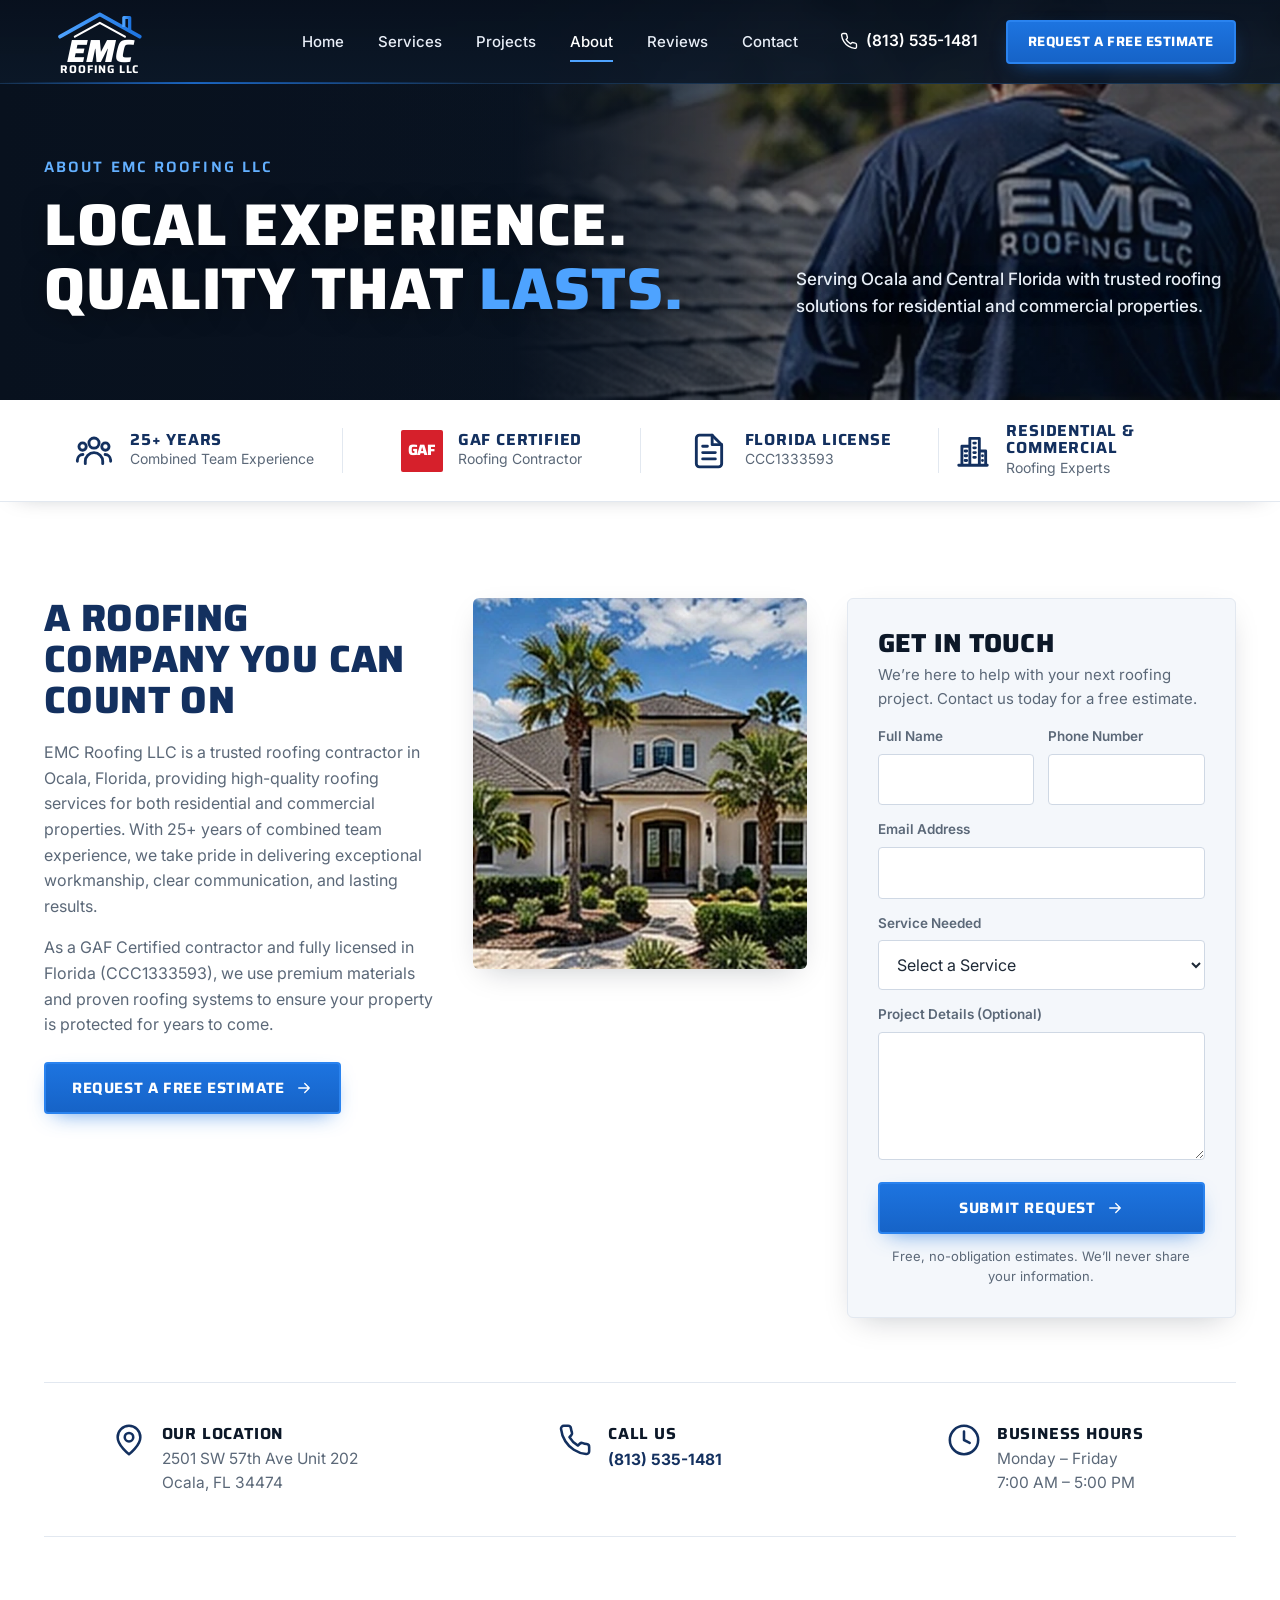
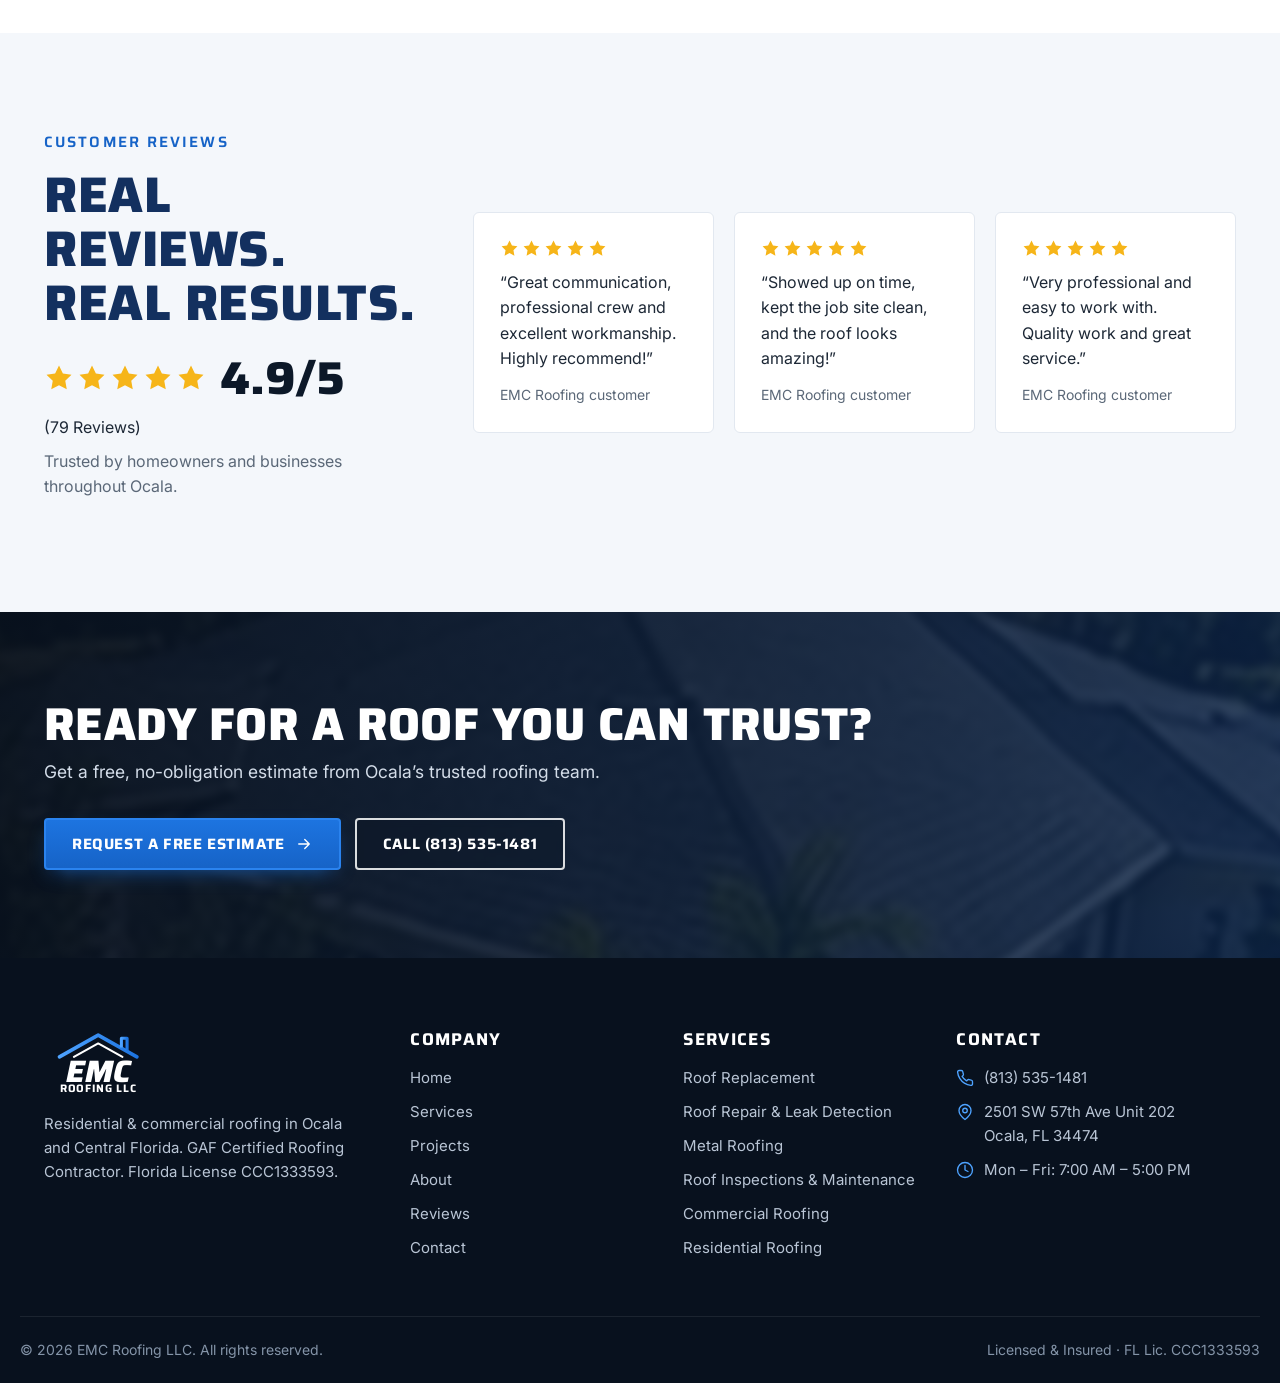
<file: about.html>
<!doctype html>
<html lang="en">
<head>
<meta charset="utf-8">
<meta name="viewport" content="width=device-width, initial-scale=1, viewport-fit=cover">
<title>About EMC Roofing LLC | GAF Certified Roofer in Ocala, FL</title>
<meta name="description" content="EMC Roofing LLC is a licensed (CCC1333593), GAF Certified roofing contractor in Ocala, FL with 25+ years of combined team experience.">
<link rel="canonical" href="https://emcroofing.com/about">
<meta name="theme-color" content="#0c1828">
<meta property="og:type" content="website">
<meta property="og:site_name" content="EMC Roofing LLC">
<meta property="og:title" content="About EMC Roofing LLC | GAF Certified Roofer in Ocala, FL">
<meta property="og:description" content="EMC Roofing LLC is a licensed (CCC1333593), GAF Certified roofing contractor in Ocala, FL with 25+ years of combined team experience.">
<meta property="og:url" content="https://emcroofing.com/about">
<meta property="og:image" content="https://emcroofing.com/assets/img/hero-about.jpg">
<meta name="twitter:card" content="summary_large_image">
<link rel="icon" href="/assets/img/favicon.svg" type="image/svg+xml">
<link rel="apple-touch-icon" href="/assets/img/apple-touch-icon.png">
<link rel="preconnect" href="https://fonts.googleapis.com">
<link rel="preconnect" href="https://fonts.gstatic.com" crossorigin>
<link rel="stylesheet" href="https://fonts.googleapis.com/css2?family=Inter:wght@400;500;600;700&family=Saira:ital,wght@0,600;0,700;0,800;1,800&display=swap">
<link rel="stylesheet" href="/assets/css/styles.css">

</head>
<body>
<a class="skip-link" href="#main">Skip to content</a>
<header class="site-header">
  <div class="container header-inner">
    <a class="logo" href="/" aria-label="EMC Roofing LLC home"><svg viewBox="0 0 210 124" role="img" aria-label="EMC Roofing LLC">
  <defs><linearGradient id="rf" x1="0" x2="1"><stop offset="0" stop-color="#4ea3ff"/><stop offset="1" stop-color="#1d74e0"/></linearGradient></defs>
  <path d="M30 52 105 10l75 42" fill="none" stroke="url(#rf)" stroke-width="7" stroke-linejoin="round" stroke-linecap="round"/>
  <path d="M58 52 105 26l47 26" fill="none" stroke="#fff" stroke-width="4" stroke-linejoin="round" stroke-linecap="round"/>
  <path d="M150 34V16h11v24" fill="none" stroke="url(#rf)" stroke-width="6" stroke-linejoin="round"/>
  <text x="105" y="100" text-anchor="middle" font-family="Saira, Arial, sans-serif" font-weight="800" font-size="60" letter-spacing="0" fill="#fff" font-style="italic">EMC</text>
  <text x="105" y="121" text-anchor="middle" font-family="Saira, Arial, sans-serif" font-weight="700" font-size="21" letter-spacing="1.5" fill="#fff">ROOFING LLC</text>
</svg></a>
    <nav class="main-nav" id="main-nav" aria-label="Main">
      <ul><li><a href="/">Home</a></li><li><a href="/services">Services</a></li><li><a href="/projects">Projects</a></li><li><a href="/about" aria-current="page">About</a></li><li><a href="/reviews">Reviews</a></li><li><a href="/contact">Contact</a></li></ul>
      <div class="mobile-call">
        <a class="btn btn-primary" href="/contact#estimate">Request a Free Estimate <svg class="arrow" viewBox="0 0 24 24" fill="none" stroke="currentColor" stroke-width="1.8" stroke-linecap="round" stroke-linejoin="round" aria-hidden="true"><path d="M5 12h14M13 6l6 6-6 6"/></svg></a>
        <a class="btn btn-outline" href="tel:+18135351481"><svg viewBox="0 0 24 24" fill="none" stroke="currentColor" stroke-width="1.8" stroke-linecap="round" stroke-linejoin="round" aria-hidden="true"><path d="M22 16.92v3a2 2 0 0 1-2.18 2 19.79 19.79 0 0 1-8.63-3.07 19.5 19.5 0 0 1-6-6 19.79 19.79 0 0 1-3.07-8.67A2 2 0 0 1 4.11 2h3a2 2 0 0 1 2 1.72c.13.96.36 1.9.7 2.81a2 2 0 0 1-.45 2.11L8.09 9.91a16 16 0 0 0 6 6l1.27-1.27a2 2 0 0 1 2.11-.45c.91.34 1.85.57 2.81.7A2 2 0 0 1 22 16.92z"/></svg> Call (813) 535-1481</a>
      </div>
    </nav>
    <a class="header-phone" href="tel:+18135351481"><svg viewBox="0 0 24 24" fill="none" stroke="currentColor" stroke-width="1.8" stroke-linecap="round" stroke-linejoin="round" aria-hidden="true"><path d="M22 16.92v3a2 2 0 0 1-2.18 2 19.79 19.79 0 0 1-8.63-3.07 19.5 19.5 0 0 1-6-6 19.79 19.79 0 0 1-3.07-8.67A2 2 0 0 1 4.11 2h3a2 2 0 0 1 2 1.72c.13.96.36 1.9.7 2.81a2 2 0 0 1-.45 2.11L8.09 9.91a16 16 0 0 0 6 6l1.27-1.27a2 2 0 0 1 2.11-.45c.91.34 1.85.57 2.81.7A2 2 0 0 1 22 16.92z"/></svg><span>(813) 535-1481</span></a>
    <a class="btn btn-primary btn-sm header-cta" href="/contact#estimate">Request a Free Estimate</a>
    <button class="nav-toggle" aria-controls="main-nav" aria-expanded="false" aria-label="Open menu"><svg viewBox="0 0 24 24" fill="none" stroke="currentColor" stroke-width="1.8" stroke-linecap="round" stroke-linejoin="round" aria-hidden="true"><path d="M3 6h18M3 12h18M3 18h18"/></svg></button>
  </div>
</header>
<main id="main">
<section class="hero hero-page">
  <div class="hero-media"><picture><source type="image/webp" srcset="/assets/img/hero-about-900.webp 900w, /assets/img/hero-about.webp 2000w" sizes="100vw"><img src="/assets/img/hero-about.jpg" alt="EMC Roofing crew member inspecting a shingle roof" width="2000" height="880" loading="eager" fetchpriority="high" decoding="async"></picture></div>
  <div class="container"><div class="hero-split">
    <div class="hero-content"><span class="eyebrow">About EMC Roofing LLC</span><h1>Local Experience.<br>Quality That <span class="accent">Lasts.</span></h1></div>
    <div><p class="tagline">Serving Ocala and Central Florida with trusted roofing solutions for residential and commercial properties.</p></div>
  </div></div>
</section>
<section class="trust-bar light" aria-label="Credentials"><div class="container trust-grid"><div class="trust-item"><div class="ico"><svg viewBox="0 0 24 24" fill="none" stroke="currentColor" stroke-width="1.8" stroke-linecap="round" stroke-linejoin="round" aria-hidden="true"><circle cx="12" cy="7" r="3.2"/><path d="M6.5 20v-1.5A5.5 5.5 0 0 1 12 13a5.5 5.5 0 0 1 5.5 5.5V20"/><circle cx="4.8" cy="9.2" r="2.3"/><path d="M1.5 18.5v-.8A3.6 3.6 0 0 1 5 14.2"/><circle cx="19.2" cy="9.2" r="2.3"/><path d="M22.5 18.5v-.8a3.6 3.6 0 0 0-3.5-3.5"/></svg></div><div><h3>25+ Years</h3><p>Combined Team Experience</p></div></div><div class="trust-item"><div class="ico"><span class="gaf-badge" aria-hidden="true">GAF</span></div><div><h3>GAF Certified</h3><p>Roofing Contractor</p></div></div><div class="trust-item"><div class="ico"><svg viewBox="0 0 24 24" fill="none" stroke="currentColor" stroke-width="1.8" stroke-linecap="round" stroke-linejoin="round" aria-hidden="true"><path d="M14 2H6a2 2 0 0 0-2 2v16a2 2 0 0 0 2 2h12a2 2 0 0 0 2-2V8z"/><path d="M14 2v6h6M8 13h8M8 17h8M8 9h3"/></svg></div><div><h3>Florida License</h3><p>CCC1333593</p></div></div><div class="trust-item"><div class="ico"><svg viewBox="0 0 24 24" fill="none" stroke="currentColor" stroke-width="1.8" stroke-linecap="round" stroke-linejoin="round" aria-hidden="true"><path d="M3 21h18M5 21V9h5v12M10 21V4h6v17M16 21v-9h4v9"/><path d="M7 12h1M7 15h1M7 18h1M12.5 7h1M12.5 10h1M12.5 13h1M12.5 16h1M18 15h0M18 18h0"/></svg></div><div><h3>Residential &amp; Commercial</h3><p>Roofing Experts</p></div></div></div></section>
<section class="section">
  <div class="container">
    <div class="about-grid">
      <div class="copy reveal">
        <h2 class="h2" style="font-size:clamp(28px,3vw,38px)">A Roofing Company You Can Count On</h2>
        <p>EMC Roofing LLC is a trusted roofing contractor in Ocala, Florida, providing high-quality roofing services for both residential and commercial properties. With 25+ years of combined team experience, we take pride in delivering exceptional workmanship, clear communication, and lasting results.</p>
        <p>As a GAF Certified contractor and fully licensed in Florida (CCC1333593), we use premium materials and proven roofing systems to ensure your property is protected for years to come.</p>
        <a class="btn btn-primary" href="/contact#estimate" style="margin-top:8px">Request a Free Estimate <svg class="arrow" viewBox="0 0 24 24" fill="none" stroke="currentColor" stroke-width="1.8" stroke-linecap="round" stroke-linejoin="round" aria-hidden="true"><path d="M5 12h14M13 6l6 6-6 6"/></svg></a>
      </div>
      <div class="media reveal"><picture><source type="image/webp" srcset="/assets/img/about-house-900.webp 900w, /assets/img/about-house.webp 1400w" sizes="(max-width: 760px) 100vw, 33vw"><img src="/assets/img/about-house.jpg" alt="Florida home with a new roof installed by EMC Roofing" width="1400" height="1563" loading="lazy" decoding="async"></picture></div>
      <div class="form-card reveal" id="estimate">
  <h2>Get in Touch</h2><p>We&rsquo;re here to help with your next roofing project. Contact us today for a free estimate.</p>
  <form class="estimate-form" novalidate>
    <div class="form-grid">
      <div class="field"><label for="f-name">Full Name</label><input id="f-name" name="name" autocomplete="name" required></div>
      <div class="field"><label for="f-phone">Phone Number</label><input id="f-phone" name="phone" type="tel" autocomplete="tel" inputmode="tel" required></div>
      <div class="field full"><label for="f-email">Email Address</label><input id="f-email" name="email" type="email" autocomplete="email"></div>
      <div class="field full"><label for="f-service">Service Needed</label><select id="f-service" name="service" required><option value="">Select a Service</option><option>Roof Replacement</option><option>Roof Repair / Leak</option><option>Metal Roofing</option><option>Roof Inspection</option><option>Commercial Roofing</option><option>Storm Damage</option><option>Other</option></select></div>
      <div class="field full"><label for="f-details">Project Details (Optional)</label><textarea id="f-details" name="details" rows="4"></textarea></div>
      <input class="hp" name="company" tabindex="-1" autocomplete="off" aria-hidden="true">
      <div class="full"><button class="btn btn-primary btn-block" type="submit">Submit Request <svg class="arrow" viewBox="0 0 24 24" fill="none" stroke="currentColor" stroke-width="1.8" stroke-linecap="round" stroke-linejoin="round" aria-hidden="true"><path d="M5 12h14M13 6l6 6-6 6"/></svg></button></div>
    </div>
    <p class="form-note">Free, no-obligation estimates. We&rsquo;ll never share your information.</p>
    <div class="form-status" role="status" aria-live="polite"></div>
  </form>
</div>
    </div>
    <div style="margin-top:64px"><div class="info-row">
  <div class="info-item"><span class="ico"><svg viewBox="0 0 24 24" fill="none" stroke="currentColor" stroke-width="1.8" stroke-linecap="round" stroke-linejoin="round" aria-hidden="true"><path d="M20 10c0 6-8 12-8 12s-8-6-8-12a8 8 0 0 1 16 0z"/><circle cx="12" cy="10" r="3"/></svg></span><div><h3>Our Location</h3><p>2501 SW 57th Ave Unit 202<br>Ocala, FL 34474</p></div></div>
  <div class="info-item"><span class="ico"><svg viewBox="0 0 24 24" fill="none" stroke="currentColor" stroke-width="1.8" stroke-linecap="round" stroke-linejoin="round" aria-hidden="true"><path d="M22 16.92v3a2 2 0 0 1-2.18 2 19.79 19.79 0 0 1-8.63-3.07 19.5 19.5 0 0 1-6-6 19.79 19.79 0 0 1-3.07-8.67A2 2 0 0 1 4.11 2h3a2 2 0 0 1 2 1.72c.13.96.36 1.9.7 2.81a2 2 0 0 1-.45 2.11L8.09 9.91a16 16 0 0 0 6 6l1.27-1.27a2 2 0 0 1 2.11-.45c.91.34 1.85.57 2.81.7A2 2 0 0 1 22 16.92z"/></svg></span><div><h3>Call Us</h3><a class="strong" href="tel:+18135351481">(813) 535-1481</a></div></div>
  <div class="info-item"><span class="ico"><svg viewBox="0 0 24 24" fill="none" stroke="currentColor" stroke-width="1.8" stroke-linecap="round" stroke-linejoin="round" aria-hidden="true"><circle cx="12" cy="12" r="10"/><path d="M12 6v6l4 2"/></svg></span><div><h3>Business Hours</h3><p>Monday &ndash; Friday<br>7:00 AM &ndash; 5:00 PM</p></div></div>
</div></div>
  </div>
</section>
<section class="section section-soft"><div class="container"><div class="reviews-wrap">
  <div class="review-summary reveal">
    <span class="eyebrow dark">Customer Reviews</span>
    <h2 class="h2">Real Reviews.<br>Real Results.</h2>
    <div class="score"><span class="stars" role="img" aria-label="Rated 4.9 out of 5"><svg viewBox="0 0 24 24" fill="currentColor" aria-hidden="true"><path d="m12 2 3.1 6.3 6.9 1-5 4.9 1.2 6.8L12 17.8 5.8 21l1.2-6.8-5-4.9 6.9-1z"/></svg><svg viewBox="0 0 24 24" fill="currentColor" aria-hidden="true"><path d="m12 2 3.1 6.3 6.9 1-5 4.9 1.2 6.8L12 17.8 5.8 21l1.2-6.8-5-4.9 6.9-1z"/></svg><svg viewBox="0 0 24 24" fill="currentColor" aria-hidden="true"><path d="m12 2 3.1 6.3 6.9 1-5 4.9 1.2 6.8L12 17.8 5.8 21l1.2-6.8-5-4.9 6.9-1z"/></svg><svg viewBox="0 0 24 24" fill="currentColor" aria-hidden="true"><path d="m12 2 3.1 6.3 6.9 1-5 4.9 1.2 6.8L12 17.8 5.8 21l1.2-6.8-5-4.9 6.9-1z"/></svg><svg viewBox="0 0 24 24" fill="currentColor" aria-hidden="true"><path d="m12 2 3.1 6.3 6.9 1-5 4.9 1.2 6.8L12 17.8 5.8 21l1.2-6.8-5-4.9 6.9-1z"/></svg></span><strong>4.9/5</strong><span>(79 Reviews)</span></div>
    <p>Trusted by homeowners and businesses throughout Ocala.</p>
  </div>
  <div class="review-grid"><figure class="review-card reveal"><span class="stars" role="img" aria-label="5 out of 5 stars"><svg viewBox="0 0 24 24" fill="currentColor" aria-hidden="true"><path d="m12 2 3.1 6.3 6.9 1-5 4.9 1.2 6.8L12 17.8 5.8 21l1.2-6.8-5-4.9 6.9-1z"/></svg><svg viewBox="0 0 24 24" fill="currentColor" aria-hidden="true"><path d="m12 2 3.1 6.3 6.9 1-5 4.9 1.2 6.8L12 17.8 5.8 21l1.2-6.8-5-4.9 6.9-1z"/></svg><svg viewBox="0 0 24 24" fill="currentColor" aria-hidden="true"><path d="m12 2 3.1 6.3 6.9 1-5 4.9 1.2 6.8L12 17.8 5.8 21l1.2-6.8-5-4.9 6.9-1z"/></svg><svg viewBox="0 0 24 24" fill="currentColor" aria-hidden="true"><path d="m12 2 3.1 6.3 6.9 1-5 4.9 1.2 6.8L12 17.8 5.8 21l1.2-6.8-5-4.9 6.9-1z"/></svg><svg viewBox="0 0 24 24" fill="currentColor" aria-hidden="true"><path d="m12 2 3.1 6.3 6.9 1-5 4.9 1.2 6.8L12 17.8 5.8 21l1.2-6.8-5-4.9 6.9-1z"/></svg></span><blockquote>&ldquo;Great communication, professional crew and excellent workmanship. Highly recommend!&rdquo;</blockquote><figcaption class="src">EMC Roofing customer</figcaption></figure><figure class="review-card reveal"><span class="stars" role="img" aria-label="5 out of 5 stars"><svg viewBox="0 0 24 24" fill="currentColor" aria-hidden="true"><path d="m12 2 3.1 6.3 6.9 1-5 4.9 1.2 6.8L12 17.8 5.8 21l1.2-6.8-5-4.9 6.9-1z"/></svg><svg viewBox="0 0 24 24" fill="currentColor" aria-hidden="true"><path d="m12 2 3.1 6.3 6.9 1-5 4.9 1.2 6.8L12 17.8 5.8 21l1.2-6.8-5-4.9 6.9-1z"/></svg><svg viewBox="0 0 24 24" fill="currentColor" aria-hidden="true"><path d="m12 2 3.1 6.3 6.9 1-5 4.9 1.2 6.8L12 17.8 5.8 21l1.2-6.8-5-4.9 6.9-1z"/></svg><svg viewBox="0 0 24 24" fill="currentColor" aria-hidden="true"><path d="m12 2 3.1 6.3 6.9 1-5 4.9 1.2 6.8L12 17.8 5.8 21l1.2-6.8-5-4.9 6.9-1z"/></svg><svg viewBox="0 0 24 24" fill="currentColor" aria-hidden="true"><path d="m12 2 3.1 6.3 6.9 1-5 4.9 1.2 6.8L12 17.8 5.8 21l1.2-6.8-5-4.9 6.9-1z"/></svg></span><blockquote>&ldquo;Showed up on time, kept the job site clean, and the roof looks amazing!&rdquo;</blockquote><figcaption class="src">EMC Roofing customer</figcaption></figure><figure class="review-card reveal"><span class="stars" role="img" aria-label="5 out of 5 stars"><svg viewBox="0 0 24 24" fill="currentColor" aria-hidden="true"><path d="m12 2 3.1 6.3 6.9 1-5 4.9 1.2 6.8L12 17.8 5.8 21l1.2-6.8-5-4.9 6.9-1z"/></svg><svg viewBox="0 0 24 24" fill="currentColor" aria-hidden="true"><path d="m12 2 3.1 6.3 6.9 1-5 4.9 1.2 6.8L12 17.8 5.8 21l1.2-6.8-5-4.9 6.9-1z"/></svg><svg viewBox="0 0 24 24" fill="currentColor" aria-hidden="true"><path d="m12 2 3.1 6.3 6.9 1-5 4.9 1.2 6.8L12 17.8 5.8 21l1.2-6.8-5-4.9 6.9-1z"/></svg><svg viewBox="0 0 24 24" fill="currentColor" aria-hidden="true"><path d="m12 2 3.1 6.3 6.9 1-5 4.9 1.2 6.8L12 17.8 5.8 21l1.2-6.8-5-4.9 6.9-1z"/></svg><svg viewBox="0 0 24 24" fill="currentColor" aria-hidden="true"><path d="m12 2 3.1 6.3 6.9 1-5 4.9 1.2 6.8L12 17.8 5.8 21l1.2-6.8-5-4.9 6.9-1z"/></svg></span><blockquote>&ldquo;Very professional and easy to work with. Quality work and great service.&rdquo;</blockquote><figcaption class="src">EMC Roofing customer</figcaption></figure></div>
</div></div></section>
<section class="cta-band">
  <div class="bg"><picture><source type="image/webp" srcset="/assets/img/proj-residential-roofing-900.webp 900w, /assets/img/proj-residential-roofing.webp 1600w" sizes="(max-width: 760px) 100vw, 50vw"><img src="/assets/img/proj-residential-roofing.jpg" alt="" width="1600" height="906" loading="lazy" decoding="async"></picture></div>
  <div class="container cta-inner">
    <div><h2>Ready for a roof you can trust?</h2><p>Get a free, no-obligation estimate from Ocala&rsquo;s trusted roofing team.</p></div>
    <div class="cta-actions"><a class="btn btn-primary" href="/contact#estimate">Request a Free Estimate <svg class="arrow" viewBox="0 0 24 24" fill="none" stroke="currentColor" stroke-width="1.8" stroke-linecap="round" stroke-linejoin="round" aria-hidden="true"><path d="M5 12h14M13 6l6 6-6 6"/></svg></a><a class="btn btn-outline" href="tel:+18135351481">Call (813) 535-1481</a></div>
  </div>
</section>
</main>
<footer class="site-footer">
  <div class="container footer-grid">
    <div><a class="logo" href="/" aria-label="EMC Roofing LLC home"><svg viewBox="0 0 210 124" role="img" aria-label="EMC Roofing LLC">
  <defs><linearGradient id="rf2" x1="0" x2="1"><stop offset="0" stop-color="#4ea3ff"/><stop offset="1" stop-color="#1d74e0"/></linearGradient></defs>
  <path d="M30 52 105 10l75 42" fill="none" stroke="url(#rf2)" stroke-width="7" stroke-linejoin="round" stroke-linecap="round"/>
  <path d="M58 52 105 26l47 26" fill="none" stroke="#fff" stroke-width="4" stroke-linejoin="round" stroke-linecap="round"/>
  <path d="M150 34V16h11v24" fill="none" stroke="url(#rf2)" stroke-width="6" stroke-linejoin="round"/>
  <text x="105" y="100" text-anchor="middle" font-family="Saira, Arial, sans-serif" font-weight="800" font-size="60" letter-spacing="0" fill="#fff" font-style="italic">EMC</text>
  <text x="105" y="121" text-anchor="middle" font-family="Saira, Arial, sans-serif" font-weight="700" font-size="21" letter-spacing="1.5" fill="#fff">ROOFING LLC</text>
</svg></a>
      <p style="margin-top:18px;max-width:320px">Residential &amp; commercial roofing in Ocala and Central Florida. GAF Certified Roofing Contractor. Florida License CCC1333593.</p></div>
    <div><h4>Company</h4><ul><li><a href="/">Home</a></li><li><a href="/services">Services</a></li><li><a href="/projects">Projects</a></li><li><a href="/about">About</a></li><li><a href="/reviews">Reviews</a></li><li><a href="/contact">Contact</a></li></ul></div>
    <div><h4>Services</h4><ul><li><a href="/services#roof-replacement">Roof Replacement</a></li><li><a href="/services#roof-repair">Roof Repair &amp; Leak Detection</a></li><li><a href="/services#metal-roofing">Metal Roofing</a></li><li><a href="/services#inspections">Roof Inspections &amp; Maintenance</a></li><li><a href="/services#commercial">Commercial Roofing</a></li><li><a href="/services#residential">Residential Roofing</a></li></ul></div>
    <div><h4>Contact</h4><ul class="footer-contact">
      <li><svg viewBox="0 0 24 24" fill="none" stroke="currentColor" stroke-width="1.8" stroke-linecap="round" stroke-linejoin="round" aria-hidden="true"><path d="M22 16.92v3a2 2 0 0 1-2.18 2 19.79 19.79 0 0 1-8.63-3.07 19.5 19.5 0 0 1-6-6 19.79 19.79 0 0 1-3.07-8.67A2 2 0 0 1 4.11 2h3a2 2 0 0 1 2 1.72c.13.96.36 1.9.7 2.81a2 2 0 0 1-.45 2.11L8.09 9.91a16 16 0 0 0 6 6l1.27-1.27a2 2 0 0 1 2.11-.45c.91.34 1.85.57 2.81.7A2 2 0 0 1 22 16.92z"/></svg><a href="tel:+18135351481">(813) 535-1481</a></li>
      <li><svg viewBox="0 0 24 24" fill="none" stroke="currentColor" stroke-width="1.8" stroke-linecap="round" stroke-linejoin="round" aria-hidden="true"><path d="M20 10c0 6-8 12-8 12s-8-6-8-12a8 8 0 0 1 16 0z"/><circle cx="12" cy="10" r="3"/></svg><a href="https://maps.google.com/?q=2501+SW+57th+Ave+Unit+202,+Ocala,+FL+34474" target="_blank" rel="noopener">2501 SW 57th Ave Unit 202<br>Ocala, FL 34474</a></li>
      <li><svg viewBox="0 0 24 24" fill="none" stroke="currentColor" stroke-width="1.8" stroke-linecap="round" stroke-linejoin="round" aria-hidden="true"><circle cx="12" cy="12" r="10"/><path d="M12 6v6l4 2"/></svg><span>Mon &ndash; Fri: 7:00 AM &ndash; 5:00 PM</span></li>
    </ul></div>
  </div>
  <div class="container footer-bottom"><span>&copy; <span id="year">2026</span> EMC Roofing LLC. All rights reserved.</span><span>Licensed &amp; Insured &middot; FL Lic. CCC1333593</span></div>
</footer>
<div class="sticky-call"><a class="btn btn-outline" href="tel:+18135351481"><svg viewBox="0 0 24 24" fill="none" stroke="currentColor" stroke-width="1.8" stroke-linecap="round" stroke-linejoin="round" aria-hidden="true"><path d="M22 16.92v3a2 2 0 0 1-2.18 2 19.79 19.79 0 0 1-8.63-3.07 19.5 19.5 0 0 1-6-6 19.79 19.79 0 0 1-3.07-8.67A2 2 0 0 1 4.11 2h3a2 2 0 0 1 2 1.72c.13.96.36 1.9.7 2.81a2 2 0 0 1-.45 2.11L8.09 9.91a16 16 0 0 0 6 6l1.27-1.27a2 2 0 0 1 2.11-.45c.91.34 1.85.57 2.81.7A2 2 0 0 1 22 16.92z"/></svg> Call Now</a><a class="btn btn-primary" href="/contact#estimate">Free Estimate</a></div>
<script src="/assets/js/main.js" defer></script>
</body>
</html>
</file>
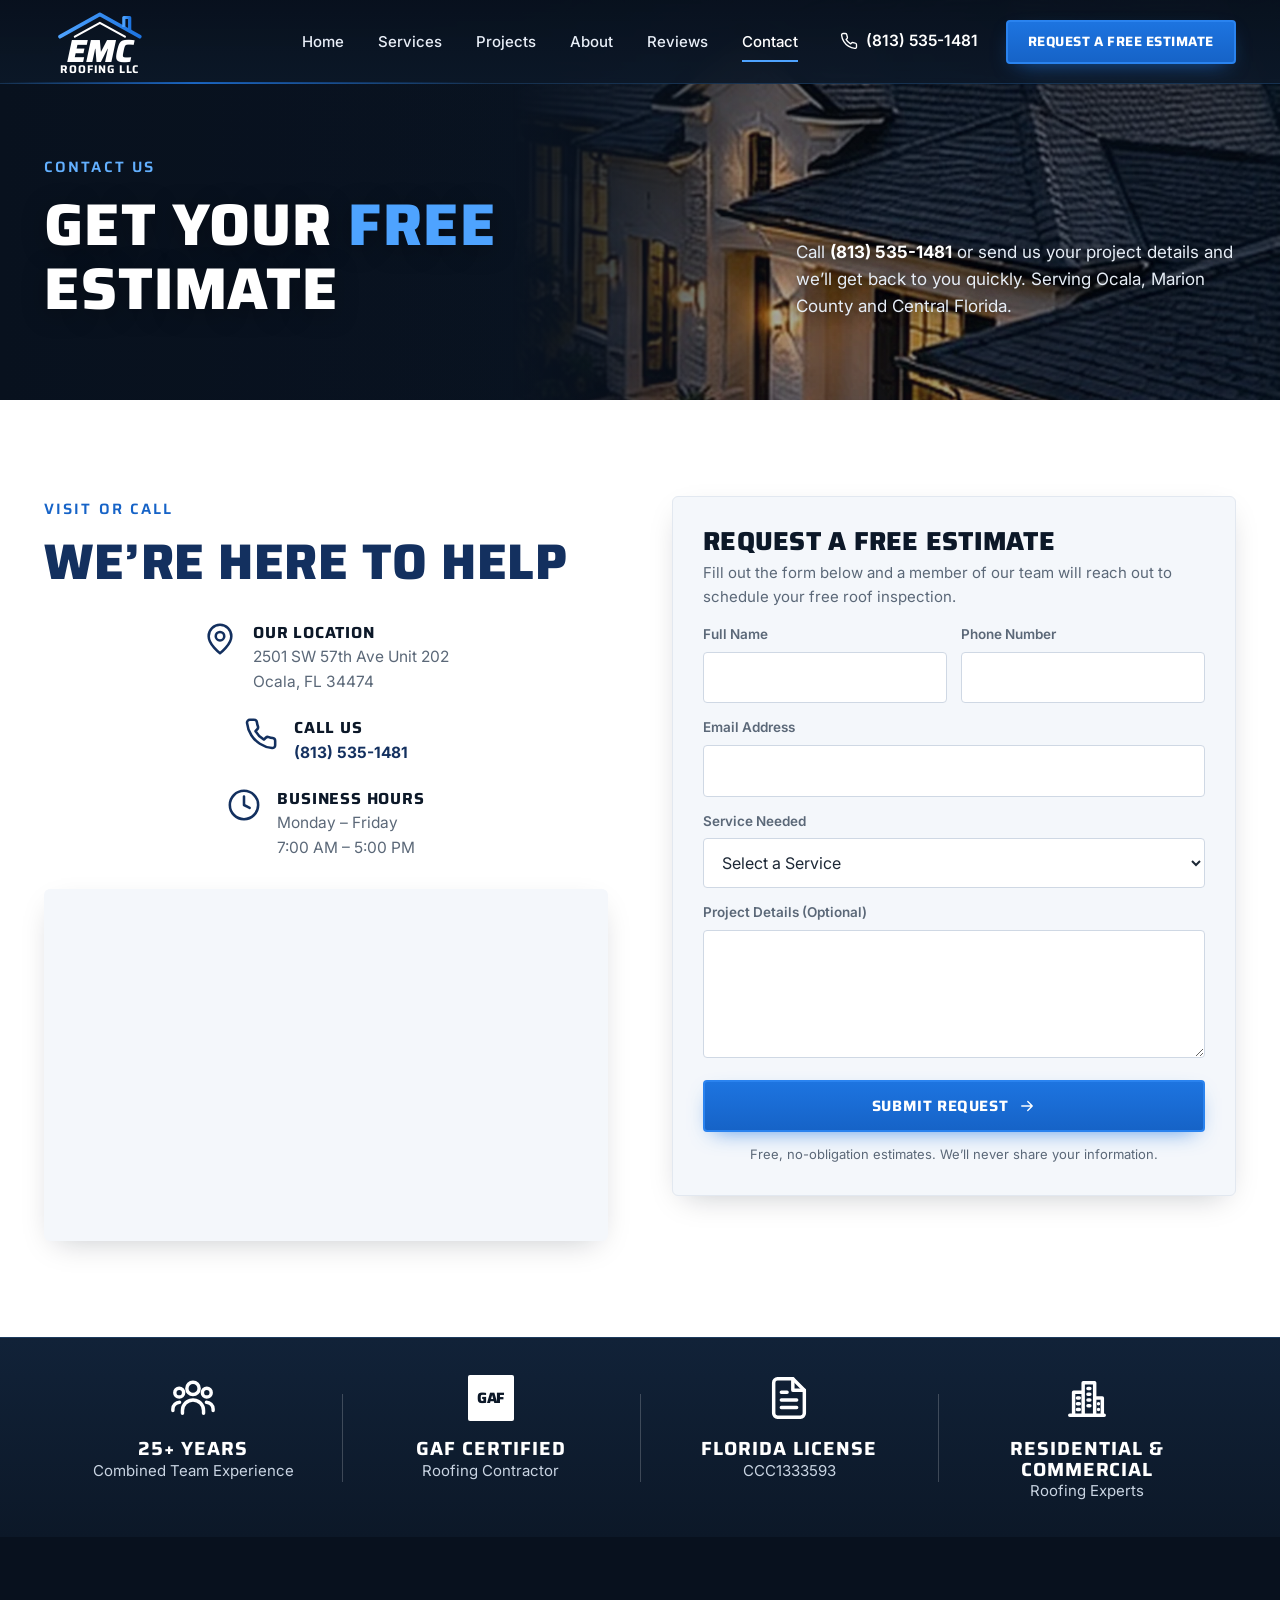
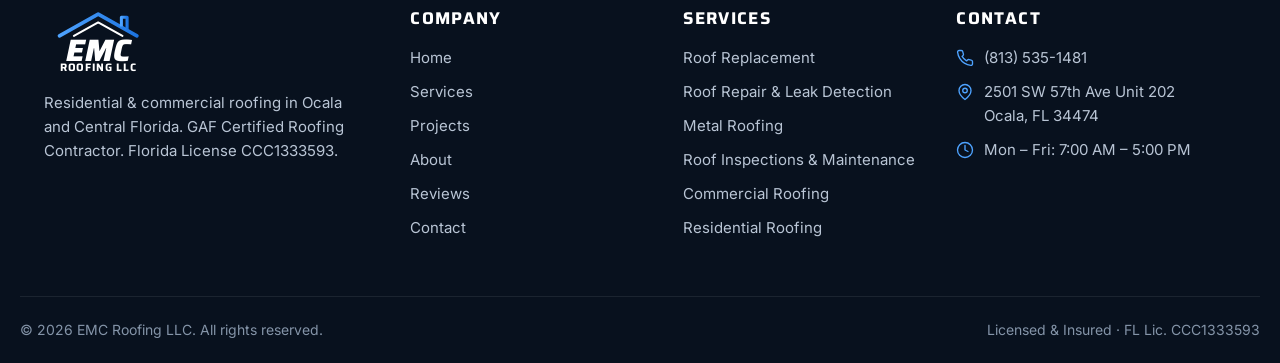
<file: contact.html>
<!doctype html>
<html lang="en">
<head>
<meta charset="utf-8">
<meta name="viewport" content="width=device-width, initial-scale=1, viewport-fit=cover">
<title>Contact EMC Roofing LLC | Free Roofing Estimate | Ocala, FL</title>
<meta name="description" content="Request a free roofing estimate from EMC Roofing LLC. Call (813) 535-1481 or visit 2501 SW 57th Ave Unit 202, Ocala, FL 34474.">
<link rel="canonical" href="https://emcroofing.com/contact">
<meta name="theme-color" content="#0c1828">
<meta property="og:type" content="website">
<meta property="og:site_name" content="EMC Roofing LLC">
<meta property="og:title" content="Contact EMC Roofing LLC | Free Roofing Estimate | Ocala, FL">
<meta property="og:description" content="Request a free roofing estimate from EMC Roofing LLC. Call (813) 535-1481 or visit 2501 SW 57th Ave Unit 202, Ocala, FL 34474.">
<meta property="og:url" content="https://emcroofing.com/contact">
<meta property="og:image" content="https://emcroofing.com/assets/img/hero-home.jpg">
<meta name="twitter:card" content="summary_large_image">
<link rel="icon" href="/assets/img/favicon.svg" type="image/svg+xml">
<link rel="apple-touch-icon" href="/assets/img/apple-touch-icon.png">
<link rel="preconnect" href="https://fonts.googleapis.com">
<link rel="preconnect" href="https://fonts.gstatic.com" crossorigin>
<link rel="stylesheet" href="https://fonts.googleapis.com/css2?family=Inter:wght@400;500;600;700&family=Saira:ital,wght@0,600;0,700;0,800;1,800&display=swap">
<link rel="stylesheet" href="/assets/css/styles.css">

</head>
<body>
<a class="skip-link" href="#main">Skip to content</a>
<header class="site-header">
  <div class="container header-inner">
    <a class="logo" href="/" aria-label="EMC Roofing LLC home"><svg viewBox="0 0 210 124" role="img" aria-label="EMC Roofing LLC">
  <defs><linearGradient id="rf" x1="0" x2="1"><stop offset="0" stop-color="#4ea3ff"/><stop offset="1" stop-color="#1d74e0"/></linearGradient></defs>
  <path d="M30 52 105 10l75 42" fill="none" stroke="url(#rf)" stroke-width="7" stroke-linejoin="round" stroke-linecap="round"/>
  <path d="M58 52 105 26l47 26" fill="none" stroke="#fff" stroke-width="4" stroke-linejoin="round" stroke-linecap="round"/>
  <path d="M150 34V16h11v24" fill="none" stroke="url(#rf)" stroke-width="6" stroke-linejoin="round"/>
  <text x="105" y="100" text-anchor="middle" font-family="Saira, Arial, sans-serif" font-weight="800" font-size="60" letter-spacing="0" fill="#fff" font-style="italic">EMC</text>
  <text x="105" y="121" text-anchor="middle" font-family="Saira, Arial, sans-serif" font-weight="700" font-size="21" letter-spacing="1.5" fill="#fff">ROOFING LLC</text>
</svg></a>
    <nav class="main-nav" id="main-nav" aria-label="Main">
      <ul><li><a href="/">Home</a></li><li><a href="/services">Services</a></li><li><a href="/projects">Projects</a></li><li><a href="/about">About</a></li><li><a href="/reviews">Reviews</a></li><li><a href="/contact" aria-current="page">Contact</a></li></ul>
      <div class="mobile-call">
        <a class="btn btn-primary" href="/contact#estimate">Request a Free Estimate <svg class="arrow" viewBox="0 0 24 24" fill="none" stroke="currentColor" stroke-width="1.8" stroke-linecap="round" stroke-linejoin="round" aria-hidden="true"><path d="M5 12h14M13 6l6 6-6 6"/></svg></a>
        <a class="btn btn-outline" href="tel:+18135351481"><svg viewBox="0 0 24 24" fill="none" stroke="currentColor" stroke-width="1.8" stroke-linecap="round" stroke-linejoin="round" aria-hidden="true"><path d="M22 16.92v3a2 2 0 0 1-2.18 2 19.79 19.79 0 0 1-8.63-3.07 19.5 19.5 0 0 1-6-6 19.79 19.79 0 0 1-3.07-8.67A2 2 0 0 1 4.11 2h3a2 2 0 0 1 2 1.72c.13.96.36 1.9.7 2.81a2 2 0 0 1-.45 2.11L8.09 9.91a16 16 0 0 0 6 6l1.27-1.27a2 2 0 0 1 2.11-.45c.91.34 1.85.57 2.81.7A2 2 0 0 1 22 16.92z"/></svg> Call (813) 535-1481</a>
      </div>
    </nav>
    <a class="header-phone" href="tel:+18135351481"><svg viewBox="0 0 24 24" fill="none" stroke="currentColor" stroke-width="1.8" stroke-linecap="round" stroke-linejoin="round" aria-hidden="true"><path d="M22 16.92v3a2 2 0 0 1-2.18 2 19.79 19.79 0 0 1-8.63-3.07 19.5 19.5 0 0 1-6-6 19.79 19.79 0 0 1-3.07-8.67A2 2 0 0 1 4.11 2h3a2 2 0 0 1 2 1.72c.13.96.36 1.9.7 2.81a2 2 0 0 1-.45 2.11L8.09 9.91a16 16 0 0 0 6 6l1.27-1.27a2 2 0 0 1 2.11-.45c.91.34 1.85.57 2.81.7A2 2 0 0 1 22 16.92z"/></svg><span>(813) 535-1481</span></a>
    <a class="btn btn-primary btn-sm header-cta" href="/contact#estimate">Request a Free Estimate</a>
    <button class="nav-toggle" aria-controls="main-nav" aria-expanded="false" aria-label="Open menu"><svg viewBox="0 0 24 24" fill="none" stroke="currentColor" stroke-width="1.8" stroke-linecap="round" stroke-linejoin="round" aria-hidden="true"><path d="M3 6h18M3 12h18M3 18h18"/></svg></button>
  </div>
</header>
<main id="main">
<section class="hero hero-page">
  <div class="hero-media"><picture><source type="image/webp" srcset="/assets/img/hero-home-900.webp 900w, /assets/img/hero-home.webp 2000w" sizes="100vw"><img src="/assets/img/hero-home.jpg" alt="" width="2000" height="880" loading="eager" fetchpriority="high" decoding="async"></picture></div>
  <div class="container"><div class="hero-split">
    <div class="hero-content"><span class="eyebrow">Contact Us</span><h1>Get Your <span class="accent">Free</span><br>Estimate</h1></div>
    <div><p>Call <a href="tel:+18135351481" style="color:#fff;font-weight:700">(813) 535-1481</a> or send us your project details and we&rsquo;ll get back to you quickly. Serving Ocala, Marion County and Central Florida.</p></div>
  </div></div>
</section>
<section class="section">
  <div class="container split" style="align-items:start">
    <div class="reveal">
      <span class="eyebrow dark">Visit or Call</span>
      <h2 class="h2">We&rsquo;re Here to Help</h2>
      <div class="info-row" style="grid-template-columns:1fr;gap:22px;border:0;padding:8px 0 28px">
  <div class="info-item"><span class="ico"><svg viewBox="0 0 24 24" fill="none" stroke="currentColor" stroke-width="1.8" stroke-linecap="round" stroke-linejoin="round" aria-hidden="true"><path d="M20 10c0 6-8 12-8 12s-8-6-8-12a8 8 0 0 1 16 0z"/><circle cx="12" cy="10" r="3"/></svg></span><div><h3>Our Location</h3><p>2501 SW 57th Ave Unit 202<br>Ocala, FL 34474</p></div></div>
  <div class="info-item"><span class="ico"><svg viewBox="0 0 24 24" fill="none" stroke="currentColor" stroke-width="1.8" stroke-linecap="round" stroke-linejoin="round" aria-hidden="true"><path d="M22 16.92v3a2 2 0 0 1-2.18 2 19.79 19.79 0 0 1-8.63-3.07 19.5 19.5 0 0 1-6-6 19.79 19.79 0 0 1-3.07-8.67A2 2 0 0 1 4.11 2h3a2 2 0 0 1 2 1.72c.13.96.36 1.9.7 2.81a2 2 0 0 1-.45 2.11L8.09 9.91a16 16 0 0 0 6 6l1.27-1.27a2 2 0 0 1 2.11-.45c.91.34 1.85.57 2.81.7A2 2 0 0 1 22 16.92z"/></svg></span><div><h3>Call Us</h3><a class="strong" href="tel:+18135351481">(813) 535-1481</a></div></div>
  <div class="info-item"><span class="ico"><svg viewBox="0 0 24 24" fill="none" stroke="currentColor" stroke-width="1.8" stroke-linecap="round" stroke-linejoin="round" aria-hidden="true"><circle cx="12" cy="12" r="10"/><path d="M12 6v6l4 2"/></svg></span><div><h3>Business Hours</h3><p>Monday &ndash; Friday<br>7:00 AM &ndash; 5:00 PM</p></div></div>
</div>
      <div class="map-wrap"><iframe title="Map to EMC Roofing LLC" loading="lazy" referrerpolicy="no-referrer-when-downgrade" src="https://maps.google.com/maps?q=2501%20SW%2057th%20Ave%20Unit%20202%2C%20Ocala%2C%20FL%2034474&amp;z=15&amp;output=embed"></iframe></div>
    </div>
    <div class="form-card reveal" id="estimate">
  <h2>Request a Free Estimate</h2><p>Fill out the form below and a member of our team will reach out to schedule your free roof inspection.</p>
  <form class="estimate-form" novalidate>
    <div class="form-grid">
      <div class="field"><label for="f-name">Full Name</label><input id="f-name" name="name" autocomplete="name" required></div>
      <div class="field"><label for="f-phone">Phone Number</label><input id="f-phone" name="phone" type="tel" autocomplete="tel" inputmode="tel" required></div>
      <div class="field full"><label for="f-email">Email Address</label><input id="f-email" name="email" type="email" autocomplete="email"></div>
      <div class="field full"><label for="f-service">Service Needed</label><select id="f-service" name="service" required><option value="">Select a Service</option><option>Roof Replacement</option><option>Roof Repair / Leak</option><option>Metal Roofing</option><option>Roof Inspection</option><option>Commercial Roofing</option><option>Storm Damage</option><option>Other</option></select></div>
      <div class="field full"><label for="f-details">Project Details (Optional)</label><textarea id="f-details" name="details" rows="4"></textarea></div>
      <input class="hp" name="company" tabindex="-1" autocomplete="off" aria-hidden="true">
      <div class="full"><button class="btn btn-primary btn-block" type="submit">Submit Request <svg class="arrow" viewBox="0 0 24 24" fill="none" stroke="currentColor" stroke-width="1.8" stroke-linecap="round" stroke-linejoin="round" aria-hidden="true"><path d="M5 12h14M13 6l6 6-6 6"/></svg></button></div>
    </div>
    <p class="form-note">Free, no-obligation estimates. We&rsquo;ll never share your information.</p>
    <div class="form-status" role="status" aria-live="polite"></div>
  </form>
</div>
  </div>
</section>
<section class="trust-bar" aria-label="Credentials"><div class="container trust-grid"><div class="trust-item"><div class="ico"><svg viewBox="0 0 24 24" fill="none" stroke="currentColor" stroke-width="1.8" stroke-linecap="round" stroke-linejoin="round" aria-hidden="true"><circle cx="12" cy="7" r="3.2"/><path d="M6.5 20v-1.5A5.5 5.5 0 0 1 12 13a5.5 5.5 0 0 1 5.5 5.5V20"/><circle cx="4.8" cy="9.2" r="2.3"/><path d="M1.5 18.5v-.8A3.6 3.6 0 0 1 5 14.2"/><circle cx="19.2" cy="9.2" r="2.3"/><path d="M22.5 18.5v-.8a3.6 3.6 0 0 0-3.5-3.5"/></svg></div><div><h3>25+ Years</h3><p>Combined Team Experience</p></div></div><div class="trust-item"><div class="ico"><span class="gaf-badge" aria-hidden="true">GAF</span></div><div><h3>GAF Certified</h3><p>Roofing Contractor</p></div></div><div class="trust-item"><div class="ico"><svg viewBox="0 0 24 24" fill="none" stroke="currentColor" stroke-width="1.8" stroke-linecap="round" stroke-linejoin="round" aria-hidden="true"><path d="M14 2H6a2 2 0 0 0-2 2v16a2 2 0 0 0 2 2h12a2 2 0 0 0 2-2V8z"/><path d="M14 2v6h6M8 13h8M8 17h8M8 9h3"/></svg></div><div><h3>Florida License</h3><p>CCC1333593</p></div></div><div class="trust-item"><div class="ico"><svg viewBox="0 0 24 24" fill="none" stroke="currentColor" stroke-width="1.8" stroke-linecap="round" stroke-linejoin="round" aria-hidden="true"><path d="M3 21h18M5 21V9h5v12M10 21V4h6v17M16 21v-9h4v9"/><path d="M7 12h1M7 15h1M7 18h1M12.5 7h1M12.5 10h1M12.5 13h1M12.5 16h1M18 15h0M18 18h0"/></svg></div><div><h3>Residential &amp; Commercial</h3><p>Roofing Experts</p></div></div></div></section>
</main>
<footer class="site-footer">
  <div class="container footer-grid">
    <div><a class="logo" href="/" aria-label="EMC Roofing LLC home"><svg viewBox="0 0 210 124" role="img" aria-label="EMC Roofing LLC">
  <defs><linearGradient id="rf2" x1="0" x2="1"><stop offset="0" stop-color="#4ea3ff"/><stop offset="1" stop-color="#1d74e0"/></linearGradient></defs>
  <path d="M30 52 105 10l75 42" fill="none" stroke="url(#rf2)" stroke-width="7" stroke-linejoin="round" stroke-linecap="round"/>
  <path d="M58 52 105 26l47 26" fill="none" stroke="#fff" stroke-width="4" stroke-linejoin="round" stroke-linecap="round"/>
  <path d="M150 34V16h11v24" fill="none" stroke="url(#rf2)" stroke-width="6" stroke-linejoin="round"/>
  <text x="105" y="100" text-anchor="middle" font-family="Saira, Arial, sans-serif" font-weight="800" font-size="60" letter-spacing="0" fill="#fff" font-style="italic">EMC</text>
  <text x="105" y="121" text-anchor="middle" font-family="Saira, Arial, sans-serif" font-weight="700" font-size="21" letter-spacing="1.5" fill="#fff">ROOFING LLC</text>
</svg></a>
      <p style="margin-top:18px;max-width:320px">Residential &amp; commercial roofing in Ocala and Central Florida. GAF Certified Roofing Contractor. Florida License CCC1333593.</p></div>
    <div><h4>Company</h4><ul><li><a href="/">Home</a></li><li><a href="/services">Services</a></li><li><a href="/projects">Projects</a></li><li><a href="/about">About</a></li><li><a href="/reviews">Reviews</a></li><li><a href="/contact">Contact</a></li></ul></div>
    <div><h4>Services</h4><ul><li><a href="/services#roof-replacement">Roof Replacement</a></li><li><a href="/services#roof-repair">Roof Repair &amp; Leak Detection</a></li><li><a href="/services#metal-roofing">Metal Roofing</a></li><li><a href="/services#inspections">Roof Inspections &amp; Maintenance</a></li><li><a href="/services#commercial">Commercial Roofing</a></li><li><a href="/services#residential">Residential Roofing</a></li></ul></div>
    <div><h4>Contact</h4><ul class="footer-contact">
      <li><svg viewBox="0 0 24 24" fill="none" stroke="currentColor" stroke-width="1.8" stroke-linecap="round" stroke-linejoin="round" aria-hidden="true"><path d="M22 16.92v3a2 2 0 0 1-2.18 2 19.79 19.79 0 0 1-8.63-3.07 19.5 19.5 0 0 1-6-6 19.79 19.79 0 0 1-3.07-8.67A2 2 0 0 1 4.11 2h3a2 2 0 0 1 2 1.72c.13.96.36 1.9.7 2.81a2 2 0 0 1-.45 2.11L8.09 9.91a16 16 0 0 0 6 6l1.27-1.27a2 2 0 0 1 2.11-.45c.91.34 1.85.57 2.81.7A2 2 0 0 1 22 16.92z"/></svg><a href="tel:+18135351481">(813) 535-1481</a></li>
      <li><svg viewBox="0 0 24 24" fill="none" stroke="currentColor" stroke-width="1.8" stroke-linecap="round" stroke-linejoin="round" aria-hidden="true"><path d="M20 10c0 6-8 12-8 12s-8-6-8-12a8 8 0 0 1 16 0z"/><circle cx="12" cy="10" r="3"/></svg><a href="https://maps.google.com/?q=2501+SW+57th+Ave+Unit+202,+Ocala,+FL+34474" target="_blank" rel="noopener">2501 SW 57th Ave Unit 202<br>Ocala, FL 34474</a></li>
      <li><svg viewBox="0 0 24 24" fill="none" stroke="currentColor" stroke-width="1.8" stroke-linecap="round" stroke-linejoin="round" aria-hidden="true"><circle cx="12" cy="12" r="10"/><path d="M12 6v6l4 2"/></svg><span>Mon &ndash; Fri: 7:00 AM &ndash; 5:00 PM</span></li>
    </ul></div>
  </div>
  <div class="container footer-bottom"><span>&copy; <span id="year">2026</span> EMC Roofing LLC. All rights reserved.</span><span>Licensed &amp; Insured &middot; FL Lic. CCC1333593</span></div>
</footer>
<div class="sticky-call"><a class="btn btn-outline" href="tel:+18135351481"><svg viewBox="0 0 24 24" fill="none" stroke="currentColor" stroke-width="1.8" stroke-linecap="round" stroke-linejoin="round" aria-hidden="true"><path d="M22 16.92v3a2 2 0 0 1-2.18 2 19.79 19.79 0 0 1-8.63-3.07 19.5 19.5 0 0 1-6-6 19.79 19.79 0 0 1-3.07-8.67A2 2 0 0 1 4.11 2h3a2 2 0 0 1 2 1.72c.13.96.36 1.9.7 2.81a2 2 0 0 1-.45 2.11L8.09 9.91a16 16 0 0 0 6 6l1.27-1.27a2 2 0 0 1 2.11-.45c.91.34 1.85.57 2.81.7A2 2 0 0 1 22 16.92z"/></svg> Call Now</a><a class="btn btn-primary" href="/contact#estimate">Free Estimate</a></div>
<script src="/assets/js/main.js" defer></script>
</body>
</html>
</file>
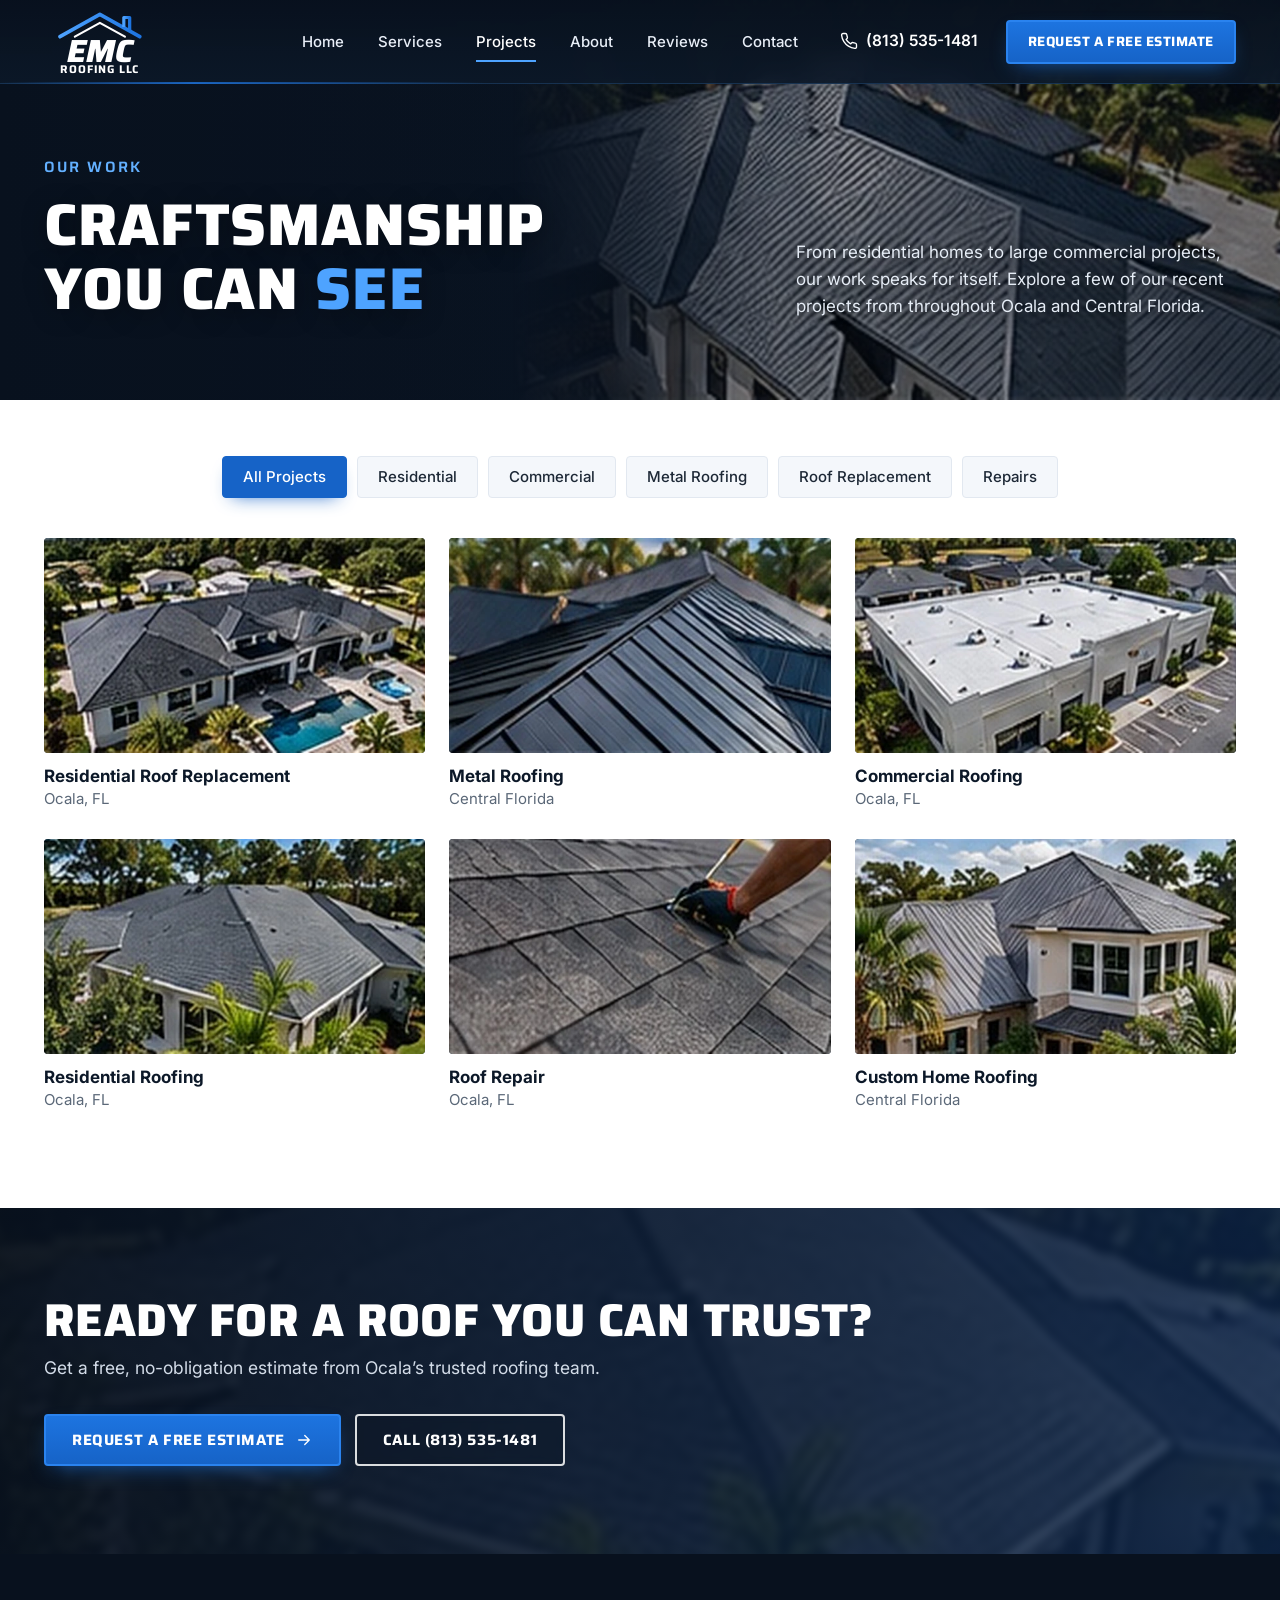
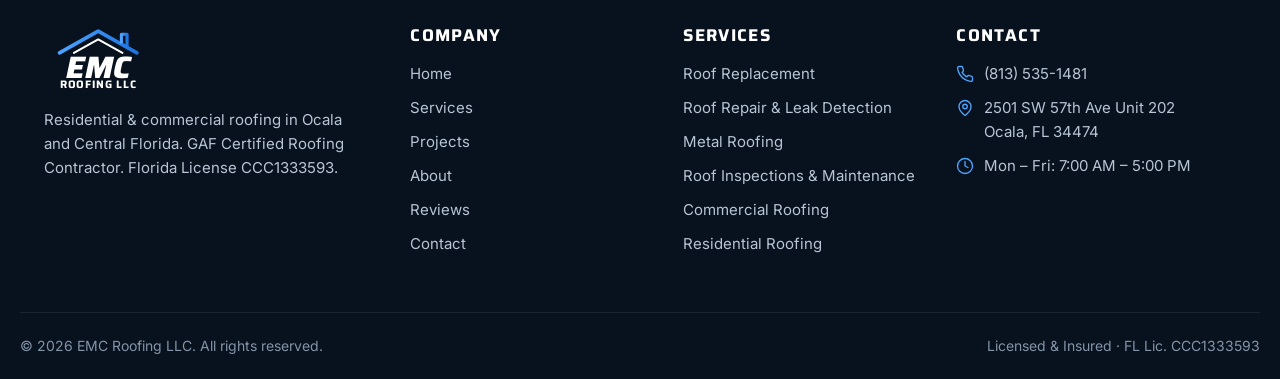
<file: projects.html>
<!doctype html>
<html lang="en">
<head>
<meta charset="utf-8">
<meta name="viewport" content="width=device-width, initial-scale=1, viewport-fit=cover">
<title>Roofing Projects in Ocala & Central Florida | EMC Roofing LLC</title>
<meta name="description" content="See recent residential, commercial and metal roofing projects completed by EMC Roofing LLC in Ocala and Central Florida.">
<link rel="canonical" href="https://emcroofing.com/projects">
<meta name="theme-color" content="#0c1828">
<meta property="og:type" content="website">
<meta property="og:site_name" content="EMC Roofing LLC">
<meta property="og:title" content="Roofing Projects in Ocala & Central Florida | EMC Roofing LLC">
<meta property="og:description" content="See recent residential, commercial and metal roofing projects completed by EMC Roofing LLC in Ocala and Central Florida.">
<meta property="og:url" content="https://emcroofing.com/projects">
<meta property="og:image" content="https://emcroofing.com/assets/img/hero-projects.jpg">
<meta name="twitter:card" content="summary_large_image">
<link rel="icon" href="/assets/img/favicon.svg" type="image/svg+xml">
<link rel="apple-touch-icon" href="/assets/img/apple-touch-icon.png">
<link rel="preconnect" href="https://fonts.googleapis.com">
<link rel="preconnect" href="https://fonts.gstatic.com" crossorigin>
<link rel="stylesheet" href="https://fonts.googleapis.com/css2?family=Inter:wght@400;500;600;700&family=Saira:ital,wght@0,600;0,700;0,800;1,800&display=swap">
<link rel="stylesheet" href="/assets/css/styles.css">

</head>
<body>
<a class="skip-link" href="#main">Skip to content</a>
<header class="site-header">
  <div class="container header-inner">
    <a class="logo" href="/" aria-label="EMC Roofing LLC home"><svg viewBox="0 0 210 124" role="img" aria-label="EMC Roofing LLC">
  <defs><linearGradient id="rf" x1="0" x2="1"><stop offset="0" stop-color="#4ea3ff"/><stop offset="1" stop-color="#1d74e0"/></linearGradient></defs>
  <path d="M30 52 105 10l75 42" fill="none" stroke="url(#rf)" stroke-width="7" stroke-linejoin="round" stroke-linecap="round"/>
  <path d="M58 52 105 26l47 26" fill="none" stroke="#fff" stroke-width="4" stroke-linejoin="round" stroke-linecap="round"/>
  <path d="M150 34V16h11v24" fill="none" stroke="url(#rf)" stroke-width="6" stroke-linejoin="round"/>
  <text x="105" y="100" text-anchor="middle" font-family="Saira, Arial, sans-serif" font-weight="800" font-size="60" letter-spacing="0" fill="#fff" font-style="italic">EMC</text>
  <text x="105" y="121" text-anchor="middle" font-family="Saira, Arial, sans-serif" font-weight="700" font-size="21" letter-spacing="1.5" fill="#fff">ROOFING LLC</text>
</svg></a>
    <nav class="main-nav" id="main-nav" aria-label="Main">
      <ul><li><a href="/">Home</a></li><li><a href="/services">Services</a></li><li><a href="/projects" aria-current="page">Projects</a></li><li><a href="/about">About</a></li><li><a href="/reviews">Reviews</a></li><li><a href="/contact">Contact</a></li></ul>
      <div class="mobile-call">
        <a class="btn btn-primary" href="/contact#estimate">Request a Free Estimate <svg class="arrow" viewBox="0 0 24 24" fill="none" stroke="currentColor" stroke-width="1.8" stroke-linecap="round" stroke-linejoin="round" aria-hidden="true"><path d="M5 12h14M13 6l6 6-6 6"/></svg></a>
        <a class="btn btn-outline" href="tel:+18135351481"><svg viewBox="0 0 24 24" fill="none" stroke="currentColor" stroke-width="1.8" stroke-linecap="round" stroke-linejoin="round" aria-hidden="true"><path d="M22 16.92v3a2 2 0 0 1-2.18 2 19.79 19.79 0 0 1-8.63-3.07 19.5 19.5 0 0 1-6-6 19.79 19.79 0 0 1-3.07-8.67A2 2 0 0 1 4.11 2h3a2 2 0 0 1 2 1.72c.13.96.36 1.9.7 2.81a2 2 0 0 1-.45 2.11L8.09 9.91a16 16 0 0 0 6 6l1.27-1.27a2 2 0 0 1 2.11-.45c.91.34 1.85.57 2.81.7A2 2 0 0 1 22 16.92z"/></svg> Call (813) 535-1481</a>
      </div>
    </nav>
    <a class="header-phone" href="tel:+18135351481"><svg viewBox="0 0 24 24" fill="none" stroke="currentColor" stroke-width="1.8" stroke-linecap="round" stroke-linejoin="round" aria-hidden="true"><path d="M22 16.92v3a2 2 0 0 1-2.18 2 19.79 19.79 0 0 1-8.63-3.07 19.5 19.5 0 0 1-6-6 19.79 19.79 0 0 1-3.07-8.67A2 2 0 0 1 4.11 2h3a2 2 0 0 1 2 1.72c.13.96.36 1.9.7 2.81a2 2 0 0 1-.45 2.11L8.09 9.91a16 16 0 0 0 6 6l1.27-1.27a2 2 0 0 1 2.11-.45c.91.34 1.85.57 2.81.7A2 2 0 0 1 22 16.92z"/></svg><span>(813) 535-1481</span></a>
    <a class="btn btn-primary btn-sm header-cta" href="/contact#estimate">Request a Free Estimate</a>
    <button class="nav-toggle" aria-controls="main-nav" aria-expanded="false" aria-label="Open menu"><svg viewBox="0 0 24 24" fill="none" stroke="currentColor" stroke-width="1.8" stroke-linecap="round" stroke-linejoin="round" aria-hidden="true"><path d="M3 6h18M3 12h18M3 18h18"/></svg></button>
  </div>
</header>
<main id="main">
<section class="hero hero-page">
  <div class="hero-media"><picture><source type="image/webp" srcset="/assets/img/hero-projects-900.webp 900w, /assets/img/hero-projects.webp 2000w" sizes="100vw"><img src="/assets/img/hero-projects.jpg" alt="Aerial view of a dark metal roof on a large Florida home" width="2000" height="880" loading="eager" fetchpriority="high" decoding="async"></picture></div>
  <div class="container"><div class="hero-split">
    <div class="hero-content"><span class="eyebrow">Our Work</span><h1>Craftsmanship<br>You Can <span class="accent">See</span></h1></div>
    <div><p>From residential homes to large commercial projects, our work speaks for itself. Explore a few of our recent projects from throughout Ocala and Central Florida.</p></div>
  </div></div>
</section>
<section class="section" style="padding-top:56px">
  <div class="container">
    <div class="filters" role="group" aria-label="Filter projects"><button type="button" class="filter-btn active" data-filter="all" aria-pressed="true">All Projects</button><button type="button" class="filter-btn" data-filter="residential" aria-pressed="false">Residential</button><button type="button" class="filter-btn" data-filter="commercial" aria-pressed="false">Commercial</button><button type="button" class="filter-btn" data-filter="metal" aria-pressed="false">Metal Roofing</button><button type="button" class="filter-btn" data-filter="replacement" aria-pressed="false">Roof Replacement</button><button type="button" class="filter-btn" data-filter="repairs" aria-pressed="false">Repairs</button></div>
    <div class="project-grid"><button type="button" class="project-card reveal" data-cats="residential replacement" data-full="/assets/img/proj-residential-replacement.jpg" aria-label="View larger photo: Residential Roof Replacement, Ocala, FL">
  <div class="media"><picture><source type="image/webp" srcset="/assets/img/proj-residential-replacement-900.webp 900w, /assets/img/proj-residential-replacement.webp 1600w" sizes="(max-width: 760px) 100vw, (max-width: 1024px) 50vw, 400px"><img src="/assets/img/proj-residential-replacement.jpg" alt="Aerial view of a completed residential shingle roof replacement on a home with a pool in Ocala, FL" width="1600" height="900" loading="lazy" decoding="async"></picture></div>
  <h3>Residential Roof Replacement</h3><p>Ocala, FL</p>
</button><button type="button" class="project-card reveal" data-cats="metal residential" data-full="/assets/img/proj-metal-roofing.jpg" aria-label="View larger photo: Metal Roofing, Central Florida">
  <div class="media"><picture><source type="image/webp" srcset="/assets/img/proj-metal-roofing-900.webp 900w, /assets/img/proj-metal-roofing.webp 1600w" sizes="(max-width: 760px) 100vw, (max-width: 1024px) 50vw, 400px"><img src="/assets/img/proj-metal-roofing.jpg" alt="Close-up of a new dark standing-seam metal roof" width="1600" height="900" loading="lazy" decoding="async"></picture></div>
  <h3>Metal Roofing</h3><p>Central Florida</p>
</button><button type="button" class="project-card reveal" data-cats="commercial" data-full="/assets/img/proj-commercial.jpg" aria-label="View larger photo: Commercial Roofing, Ocala, FL">
  <div class="media"><picture><source type="image/webp" srcset="/assets/img/proj-commercial-900.webp 900w, /assets/img/proj-commercial.webp 1600w" sizes="(max-width: 760px) 100vw, (max-width: 1024px) 50vw, 400px"><img src="/assets/img/proj-commercial.jpg" alt="White flat commercial roof on an office building in Ocala, FL" width="1600" height="900" loading="lazy" decoding="async"></picture></div>
  <h3>Commercial Roofing</h3><p>Ocala, FL</p>
</button><button type="button" class="project-card reveal" data-cats="residential replacement" data-full="/assets/img/proj-residential-roofing.jpg" aria-label="View larger photo: Residential Roofing, Ocala, FL">
  <div class="media"><picture><source type="image/webp" srcset="/assets/img/proj-residential-roofing-900.webp 900w, /assets/img/proj-residential-roofing.webp 1600w" sizes="(max-width: 760px) 100vw, (max-width: 1024px) 50vw, 400px"><img src="/assets/img/proj-residential-roofing.jpg" alt="Residential home with a new gray shingle roof surrounded by palm trees" width="1600" height="900" loading="lazy" decoding="async"></picture></div>
  <h3>Residential Roofing</h3><p>Ocala, FL</p>
</button><button type="button" class="project-card reveal" data-cats="repairs residential" data-full="/assets/img/proj-roof-repair.jpg" aria-label="View larger photo: Roof Repair, Ocala, FL">
  <div class="media"><picture><source type="image/webp" srcset="/assets/img/proj-roof-repair-900.webp 900w, /assets/img/proj-roof-repair.webp 1600w" sizes="(max-width: 760px) 100vw, (max-width: 1024px) 50vw, 400px"><img src="/assets/img/proj-roof-repair.jpg" alt="Roofer repairing asphalt shingles" width="1600" height="900" loading="lazy" decoding="async"></picture></div>
  <h3>Roof Repair</h3><p>Ocala, FL</p>
</button><button type="button" class="project-card reveal" data-cats="metal residential" data-full="/assets/img/proj-custom-home.jpg" aria-label="View larger photo: Custom Home Roofing, Central Florida">
  <div class="media"><picture><source type="image/webp" srcset="/assets/img/proj-custom-home-900.webp 900w, /assets/img/proj-custom-home.webp 1600w" sizes="(max-width: 760px) 100vw, (max-width: 1024px) 50vw, 400px"><img src="/assets/img/proj-custom-home.jpg" alt="Custom two-story home with a dark metal roof in Central Florida" width="1600" height="900" loading="lazy" decoding="async"></picture></div>
  <h3>Custom Home Roofing</h3><p>Central Florida</p>
</button></div>
  </div>
</section>
<section class="cta-band">
  <div class="bg"><picture><source type="image/webp" srcset="/assets/img/proj-residential-roofing-900.webp 900w, /assets/img/proj-residential-roofing.webp 1600w" sizes="(max-width: 760px) 100vw, 50vw"><img src="/assets/img/proj-residential-roofing.jpg" alt="" width="1600" height="906" loading="lazy" decoding="async"></picture></div>
  <div class="container cta-inner">
    <div><h2>Ready for a roof you can trust?</h2><p>Get a free, no-obligation estimate from Ocala&rsquo;s trusted roofing team.</p></div>
    <div class="cta-actions"><a class="btn btn-primary" href="/contact#estimate">Request a Free Estimate <svg class="arrow" viewBox="0 0 24 24" fill="none" stroke="currentColor" stroke-width="1.8" stroke-linecap="round" stroke-linejoin="round" aria-hidden="true"><path d="M5 12h14M13 6l6 6-6 6"/></svg></a><a class="btn btn-outline" href="tel:+18135351481">Call (813) 535-1481</a></div>
  </div>
</section>
<div class="lightbox" role="dialog" aria-modal="true" aria-label="Project photo"><button class="lightbox-close" aria-label="Close"><svg viewBox="0 0 24 24" fill="none" stroke="currentColor" stroke-width="1.8" stroke-linecap="round" stroke-linejoin="round" aria-hidden="true"><path d="M18 6 6 18M6 6l12 12"/></svg></button><figure><img alt=""><figcaption></figcaption></figure></div>
</main>
<footer class="site-footer">
  <div class="container footer-grid">
    <div><a class="logo" href="/" aria-label="EMC Roofing LLC home"><svg viewBox="0 0 210 124" role="img" aria-label="EMC Roofing LLC">
  <defs><linearGradient id="rf2" x1="0" x2="1"><stop offset="0" stop-color="#4ea3ff"/><stop offset="1" stop-color="#1d74e0"/></linearGradient></defs>
  <path d="M30 52 105 10l75 42" fill="none" stroke="url(#rf2)" stroke-width="7" stroke-linejoin="round" stroke-linecap="round"/>
  <path d="M58 52 105 26l47 26" fill="none" stroke="#fff" stroke-width="4" stroke-linejoin="round" stroke-linecap="round"/>
  <path d="M150 34V16h11v24" fill="none" stroke="url(#rf2)" stroke-width="6" stroke-linejoin="round"/>
  <text x="105" y="100" text-anchor="middle" font-family="Saira, Arial, sans-serif" font-weight="800" font-size="60" letter-spacing="0" fill="#fff" font-style="italic">EMC</text>
  <text x="105" y="121" text-anchor="middle" font-family="Saira, Arial, sans-serif" font-weight="700" font-size="21" letter-spacing="1.5" fill="#fff">ROOFING LLC</text>
</svg></a>
      <p style="margin-top:18px;max-width:320px">Residential &amp; commercial roofing in Ocala and Central Florida. GAF Certified Roofing Contractor. Florida License CCC1333593.</p></div>
    <div><h4>Company</h4><ul><li><a href="/">Home</a></li><li><a href="/services">Services</a></li><li><a href="/projects">Projects</a></li><li><a href="/about">About</a></li><li><a href="/reviews">Reviews</a></li><li><a href="/contact">Contact</a></li></ul></div>
    <div><h4>Services</h4><ul><li><a href="/services#roof-replacement">Roof Replacement</a></li><li><a href="/services#roof-repair">Roof Repair &amp; Leak Detection</a></li><li><a href="/services#metal-roofing">Metal Roofing</a></li><li><a href="/services#inspections">Roof Inspections &amp; Maintenance</a></li><li><a href="/services#commercial">Commercial Roofing</a></li><li><a href="/services#residential">Residential Roofing</a></li></ul></div>
    <div><h4>Contact</h4><ul class="footer-contact">
      <li><svg viewBox="0 0 24 24" fill="none" stroke="currentColor" stroke-width="1.8" stroke-linecap="round" stroke-linejoin="round" aria-hidden="true"><path d="M22 16.92v3a2 2 0 0 1-2.18 2 19.79 19.79 0 0 1-8.63-3.07 19.5 19.5 0 0 1-6-6 19.79 19.79 0 0 1-3.07-8.67A2 2 0 0 1 4.11 2h3a2 2 0 0 1 2 1.72c.13.96.36 1.9.7 2.81a2 2 0 0 1-.45 2.11L8.09 9.91a16 16 0 0 0 6 6l1.27-1.27a2 2 0 0 1 2.11-.45c.91.34 1.85.57 2.81.7A2 2 0 0 1 22 16.92z"/></svg><a href="tel:+18135351481">(813) 535-1481</a></li>
      <li><svg viewBox="0 0 24 24" fill="none" stroke="currentColor" stroke-width="1.8" stroke-linecap="round" stroke-linejoin="round" aria-hidden="true"><path d="M20 10c0 6-8 12-8 12s-8-6-8-12a8 8 0 0 1 16 0z"/><circle cx="12" cy="10" r="3"/></svg><a href="https://maps.google.com/?q=2501+SW+57th+Ave+Unit+202,+Ocala,+FL+34474" target="_blank" rel="noopener">2501 SW 57th Ave Unit 202<br>Ocala, FL 34474</a></li>
      <li><svg viewBox="0 0 24 24" fill="none" stroke="currentColor" stroke-width="1.8" stroke-linecap="round" stroke-linejoin="round" aria-hidden="true"><circle cx="12" cy="12" r="10"/><path d="M12 6v6l4 2"/></svg><span>Mon &ndash; Fri: 7:00 AM &ndash; 5:00 PM</span></li>
    </ul></div>
  </div>
  <div class="container footer-bottom"><span>&copy; <span id="year">2026</span> EMC Roofing LLC. All rights reserved.</span><span>Licensed &amp; Insured &middot; FL Lic. CCC1333593</span></div>
</footer>
<div class="sticky-call"><a class="btn btn-outline" href="tel:+18135351481"><svg viewBox="0 0 24 24" fill="none" stroke="currentColor" stroke-width="1.8" stroke-linecap="round" stroke-linejoin="round" aria-hidden="true"><path d="M22 16.92v3a2 2 0 0 1-2.18 2 19.79 19.79 0 0 1-8.63-3.07 19.5 19.5 0 0 1-6-6 19.79 19.79 0 0 1-3.07-8.67A2 2 0 0 1 4.11 2h3a2 2 0 0 1 2 1.72c.13.96.36 1.9.7 2.81a2 2 0 0 1-.45 2.11L8.09 9.91a16 16 0 0 0 6 6l1.27-1.27a2 2 0 0 1 2.11-.45c.91.34 1.85.57 2.81.7A2 2 0 0 1 22 16.92z"/></svg> Call Now</a><a class="btn btn-primary" href="/contact#estimate">Free Estimate</a></div>
<script src="/assets/js/main.js" defer></script>
</body>
</html>
</file>
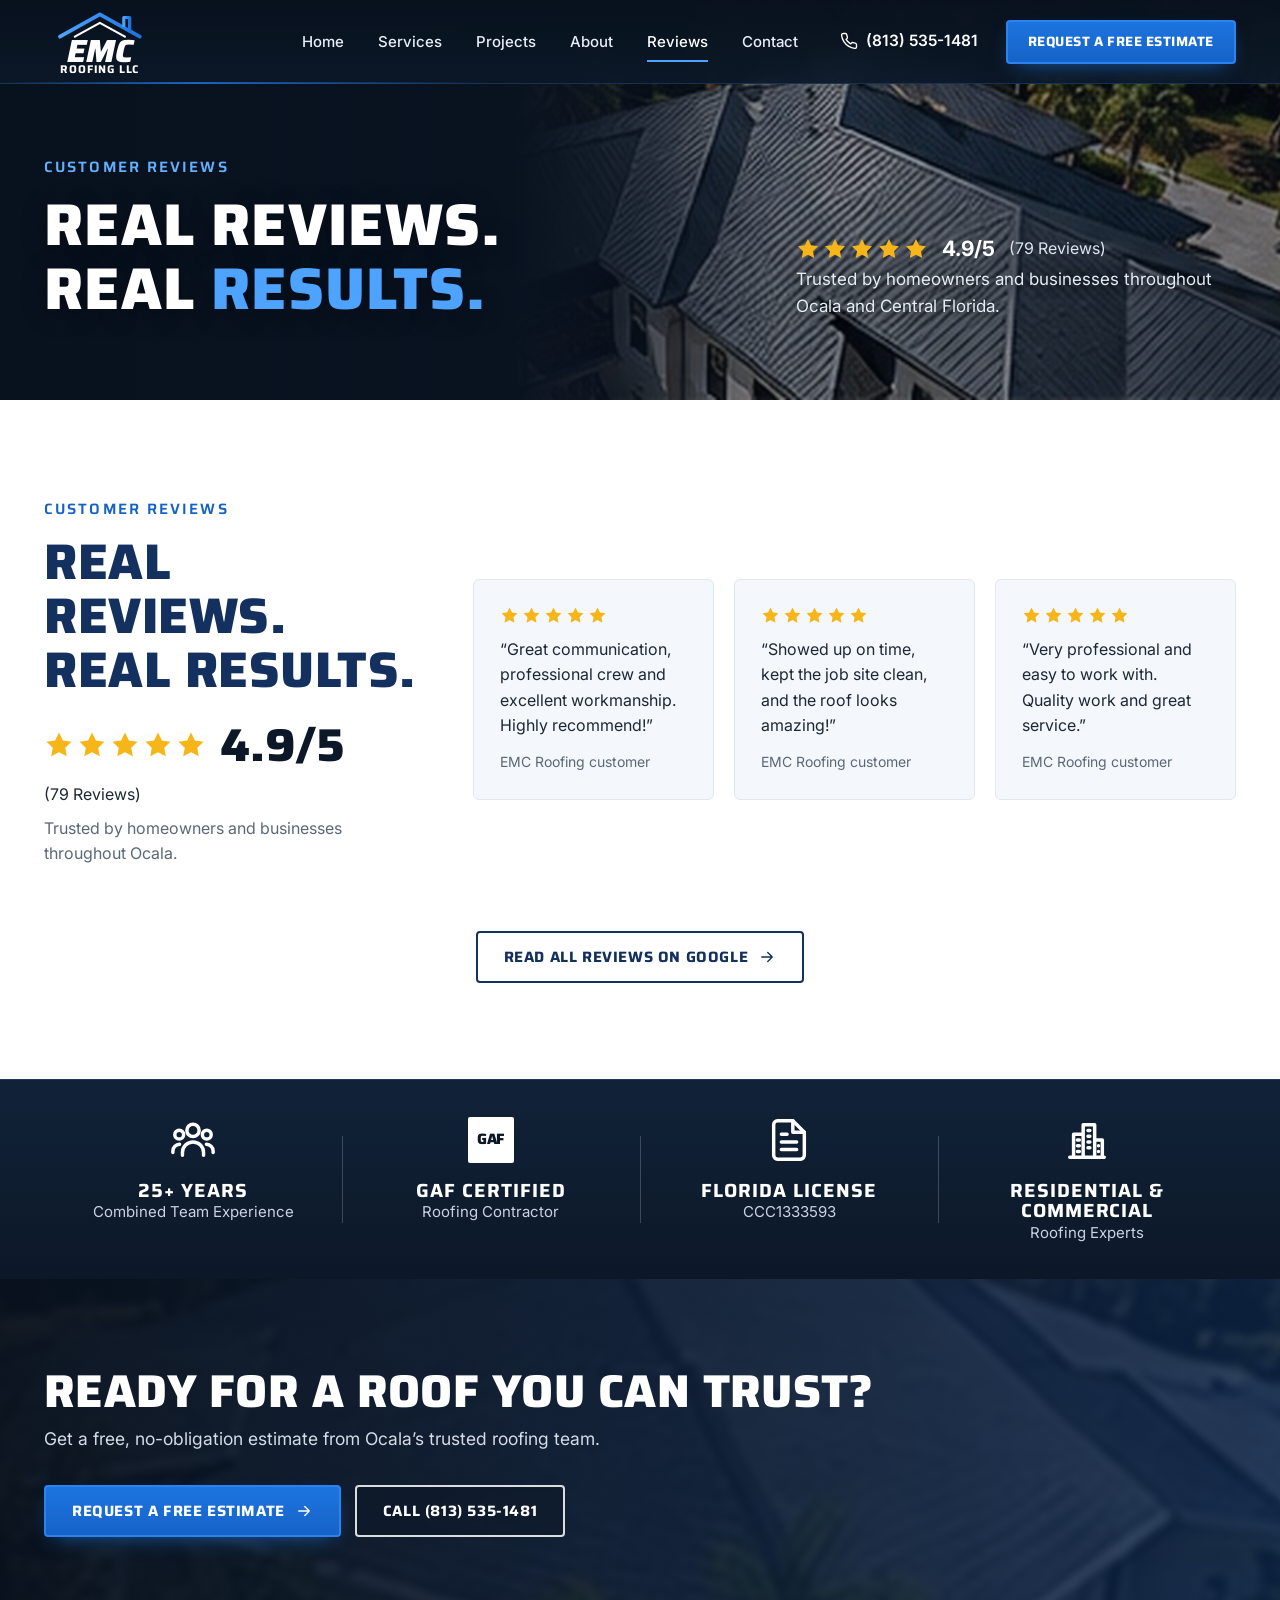
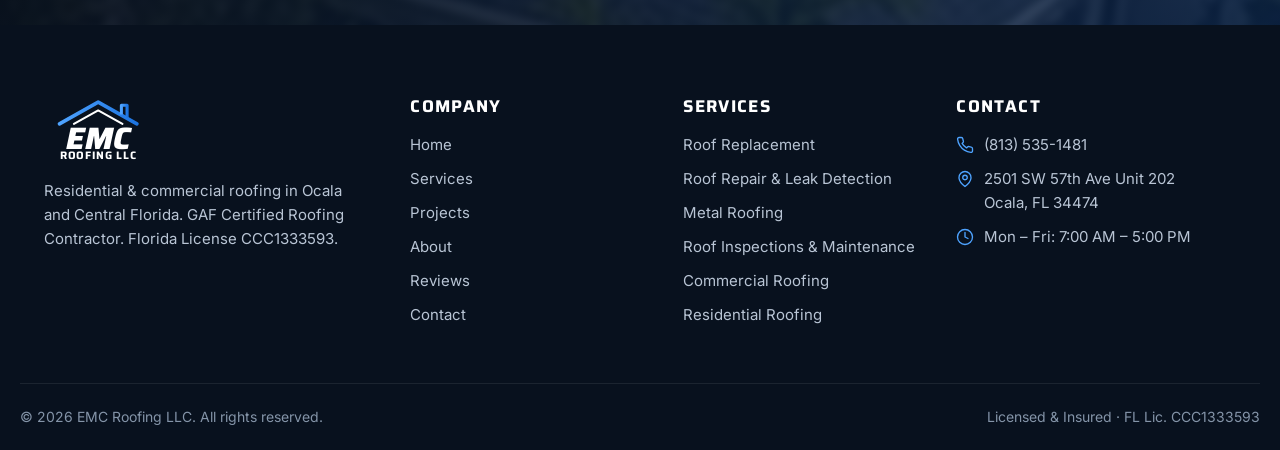
<file: reviews.html>
<!doctype html>
<html lang="en">
<head>
<meta charset="utf-8">
<meta name="viewport" content="width=device-width, initial-scale=1, viewport-fit=cover">
<title>EMC Roofing LLC Reviews | 4.9 Stars | Ocala, FL Roofer</title>
<meta name="description" content="EMC Roofing LLC is rated 4.9/5 from 79 reviews by homeowners and businesses throughout Ocala, FL.">
<link rel="canonical" href="https://emcroofing.com/reviews">
<meta name="theme-color" content="#0c1828">
<meta property="og:type" content="website">
<meta property="og:site_name" content="EMC Roofing LLC">
<meta property="og:title" content="EMC Roofing LLC Reviews | 4.9 Stars | Ocala, FL Roofer">
<meta property="og:description" content="EMC Roofing LLC is rated 4.9/5 from 79 reviews by homeowners and businesses throughout Ocala, FL.">
<meta property="og:url" content="https://emcroofing.com/reviews">
<meta property="og:image" content="https://emcroofing.com/assets/img/hero-home.jpg">
<meta name="twitter:card" content="summary_large_image">
<link rel="icon" href="/assets/img/favicon.svg" type="image/svg+xml">
<link rel="apple-touch-icon" href="/assets/img/apple-touch-icon.png">
<link rel="preconnect" href="https://fonts.googleapis.com">
<link rel="preconnect" href="https://fonts.gstatic.com" crossorigin>
<link rel="stylesheet" href="https://fonts.googleapis.com/css2?family=Inter:wght@400;500;600;700&family=Saira:ital,wght@0,600;0,700;0,800;1,800&display=swap">
<link rel="stylesheet" href="/assets/css/styles.css">

</head>
<body>
<a class="skip-link" href="#main">Skip to content</a>
<header class="site-header">
  <div class="container header-inner">
    <a class="logo" href="/" aria-label="EMC Roofing LLC home"><svg viewBox="0 0 210 124" role="img" aria-label="EMC Roofing LLC">
  <defs><linearGradient id="rf" x1="0" x2="1"><stop offset="0" stop-color="#4ea3ff"/><stop offset="1" stop-color="#1d74e0"/></linearGradient></defs>
  <path d="M30 52 105 10l75 42" fill="none" stroke="url(#rf)" stroke-width="7" stroke-linejoin="round" stroke-linecap="round"/>
  <path d="M58 52 105 26l47 26" fill="none" stroke="#fff" stroke-width="4" stroke-linejoin="round" stroke-linecap="round"/>
  <path d="M150 34V16h11v24" fill="none" stroke="url(#rf)" stroke-width="6" stroke-linejoin="round"/>
  <text x="105" y="100" text-anchor="middle" font-family="Saira, Arial, sans-serif" font-weight="800" font-size="60" letter-spacing="0" fill="#fff" font-style="italic">EMC</text>
  <text x="105" y="121" text-anchor="middle" font-family="Saira, Arial, sans-serif" font-weight="700" font-size="21" letter-spacing="1.5" fill="#fff">ROOFING LLC</text>
</svg></a>
    <nav class="main-nav" id="main-nav" aria-label="Main">
      <ul><li><a href="/">Home</a></li><li><a href="/services">Services</a></li><li><a href="/projects">Projects</a></li><li><a href="/about">About</a></li><li><a href="/reviews" aria-current="page">Reviews</a></li><li><a href="/contact">Contact</a></li></ul>
      <div class="mobile-call">
        <a class="btn btn-primary" href="/contact#estimate">Request a Free Estimate <svg class="arrow" viewBox="0 0 24 24" fill="none" stroke="currentColor" stroke-width="1.8" stroke-linecap="round" stroke-linejoin="round" aria-hidden="true"><path d="M5 12h14M13 6l6 6-6 6"/></svg></a>
        <a class="btn btn-outline" href="tel:+18135351481"><svg viewBox="0 0 24 24" fill="none" stroke="currentColor" stroke-width="1.8" stroke-linecap="round" stroke-linejoin="round" aria-hidden="true"><path d="M22 16.92v3a2 2 0 0 1-2.18 2 19.79 19.79 0 0 1-8.63-3.07 19.5 19.5 0 0 1-6-6 19.79 19.79 0 0 1-3.07-8.67A2 2 0 0 1 4.11 2h3a2 2 0 0 1 2 1.72c.13.96.36 1.9.7 2.81a2 2 0 0 1-.45 2.11L8.09 9.91a16 16 0 0 0 6 6l1.27-1.27a2 2 0 0 1 2.11-.45c.91.34 1.85.57 2.81.7A2 2 0 0 1 22 16.92z"/></svg> Call (813) 535-1481</a>
      </div>
    </nav>
    <a class="header-phone" href="tel:+18135351481"><svg viewBox="0 0 24 24" fill="none" stroke="currentColor" stroke-width="1.8" stroke-linecap="round" stroke-linejoin="round" aria-hidden="true"><path d="M22 16.92v3a2 2 0 0 1-2.18 2 19.79 19.79 0 0 1-8.63-3.07 19.5 19.5 0 0 1-6-6 19.79 19.79 0 0 1-3.07-8.67A2 2 0 0 1 4.11 2h3a2 2 0 0 1 2 1.72c.13.96.36 1.9.7 2.81a2 2 0 0 1-.45 2.11L8.09 9.91a16 16 0 0 0 6 6l1.27-1.27a2 2 0 0 1 2.11-.45c.91.34 1.85.57 2.81.7A2 2 0 0 1 22 16.92z"/></svg><span>(813) 535-1481</span></a>
    <a class="btn btn-primary btn-sm header-cta" href="/contact#estimate">Request a Free Estimate</a>
    <button class="nav-toggle" aria-controls="main-nav" aria-expanded="false" aria-label="Open menu"><svg viewBox="0 0 24 24" fill="none" stroke="currentColor" stroke-width="1.8" stroke-linecap="round" stroke-linejoin="round" aria-hidden="true"><path d="M3 6h18M3 12h18M3 18h18"/></svg></button>
  </div>
</header>
<main id="main">
<section class="hero hero-page">
  <div class="hero-media"><picture><source type="image/webp" srcset="/assets/img/hero-projects-900.webp 900w, /assets/img/hero-projects.webp 2000w" sizes="100vw"><img src="/assets/img/hero-projects.jpg" alt="" width="2000" height="880" loading="eager" fetchpriority="high" decoding="async"></picture></div>
  <div class="container"><div class="hero-split">
    <div class="hero-content"><span class="eyebrow">Customer Reviews</span><h1>Real Reviews.<br>Real <span class="accent">Results.</span></h1></div>
    <div><div class="rating"><span class="stars" role="img" aria-label="Rated 4.9 out of 5"><svg viewBox="0 0 24 24" fill="currentColor" aria-hidden="true"><path d="m12 2 3.1 6.3 6.9 1-5 4.9 1.2 6.8L12 17.8 5.8 21l1.2-6.8-5-4.9 6.9-1z"/></svg><svg viewBox="0 0 24 24" fill="currentColor" aria-hidden="true"><path d="m12 2 3.1 6.3 6.9 1-5 4.9 1.2 6.8L12 17.8 5.8 21l1.2-6.8-5-4.9 6.9-1z"/></svg><svg viewBox="0 0 24 24" fill="currentColor" aria-hidden="true"><path d="m12 2 3.1 6.3 6.9 1-5 4.9 1.2 6.8L12 17.8 5.8 21l1.2-6.8-5-4.9 6.9-1z"/></svg><svg viewBox="0 0 24 24" fill="currentColor" aria-hidden="true"><path d="m12 2 3.1 6.3 6.9 1-5 4.9 1.2 6.8L12 17.8 5.8 21l1.2-6.8-5-4.9 6.9-1z"/></svg><svg viewBox="0 0 24 24" fill="currentColor" aria-hidden="true"><path d="m12 2 3.1 6.3 6.9 1-5 4.9 1.2 6.8L12 17.8 5.8 21l1.2-6.8-5-4.9 6.9-1z"/></svg></span><strong>4.9/5</strong><span class="count">(79 Reviews)</span></div><p class="rating-note">Trusted by homeowners and businesses throughout Ocala and Central Florida.</p></div>
  </div></div>
</section>
<section class="section"><div class="container"><div class="reviews-wrap">
  <div class="review-summary reveal">
    <span class="eyebrow dark">Customer Reviews</span>
    <h2 class="h2">Real Reviews.<br>Real Results.</h2>
    <div class="score"><span class="stars" role="img" aria-label="Rated 4.9 out of 5"><svg viewBox="0 0 24 24" fill="currentColor" aria-hidden="true"><path d="m12 2 3.1 6.3 6.9 1-5 4.9 1.2 6.8L12 17.8 5.8 21l1.2-6.8-5-4.9 6.9-1z"/></svg><svg viewBox="0 0 24 24" fill="currentColor" aria-hidden="true"><path d="m12 2 3.1 6.3 6.9 1-5 4.9 1.2 6.8L12 17.8 5.8 21l1.2-6.8-5-4.9 6.9-1z"/></svg><svg viewBox="0 0 24 24" fill="currentColor" aria-hidden="true"><path d="m12 2 3.1 6.3 6.9 1-5 4.9 1.2 6.8L12 17.8 5.8 21l1.2-6.8-5-4.9 6.9-1z"/></svg><svg viewBox="0 0 24 24" fill="currentColor" aria-hidden="true"><path d="m12 2 3.1 6.3 6.9 1-5 4.9 1.2 6.8L12 17.8 5.8 21l1.2-6.8-5-4.9 6.9-1z"/></svg><svg viewBox="0 0 24 24" fill="currentColor" aria-hidden="true"><path d="m12 2 3.1 6.3 6.9 1-5 4.9 1.2 6.8L12 17.8 5.8 21l1.2-6.8-5-4.9 6.9-1z"/></svg></span><strong>4.9/5</strong><span>(79 Reviews)</span></div>
    <p>Trusted by homeowners and businesses throughout Ocala.</p>
  </div>
  <div class="review-grid"><figure class="review-card reveal"><span class="stars" role="img" aria-label="5 out of 5 stars"><svg viewBox="0 0 24 24" fill="currentColor" aria-hidden="true"><path d="m12 2 3.1 6.3 6.9 1-5 4.9 1.2 6.8L12 17.8 5.8 21l1.2-6.8-5-4.9 6.9-1z"/></svg><svg viewBox="0 0 24 24" fill="currentColor" aria-hidden="true"><path d="m12 2 3.1 6.3 6.9 1-5 4.9 1.2 6.8L12 17.8 5.8 21l1.2-6.8-5-4.9 6.9-1z"/></svg><svg viewBox="0 0 24 24" fill="currentColor" aria-hidden="true"><path d="m12 2 3.1 6.3 6.9 1-5 4.9 1.2 6.8L12 17.8 5.8 21l1.2-6.8-5-4.9 6.9-1z"/></svg><svg viewBox="0 0 24 24" fill="currentColor" aria-hidden="true"><path d="m12 2 3.1 6.3 6.9 1-5 4.9 1.2 6.8L12 17.8 5.8 21l1.2-6.8-5-4.9 6.9-1z"/></svg><svg viewBox="0 0 24 24" fill="currentColor" aria-hidden="true"><path d="m12 2 3.1 6.3 6.9 1-5 4.9 1.2 6.8L12 17.8 5.8 21l1.2-6.8-5-4.9 6.9-1z"/></svg></span><blockquote>&ldquo;Great communication, professional crew and excellent workmanship. Highly recommend!&rdquo;</blockquote><figcaption class="src">EMC Roofing customer</figcaption></figure><figure class="review-card reveal"><span class="stars" role="img" aria-label="5 out of 5 stars"><svg viewBox="0 0 24 24" fill="currentColor" aria-hidden="true"><path d="m12 2 3.1 6.3 6.9 1-5 4.9 1.2 6.8L12 17.8 5.8 21l1.2-6.8-5-4.9 6.9-1z"/></svg><svg viewBox="0 0 24 24" fill="currentColor" aria-hidden="true"><path d="m12 2 3.1 6.3 6.9 1-5 4.9 1.2 6.8L12 17.8 5.8 21l1.2-6.8-5-4.9 6.9-1z"/></svg><svg viewBox="0 0 24 24" fill="currentColor" aria-hidden="true"><path d="m12 2 3.1 6.3 6.9 1-5 4.9 1.2 6.8L12 17.8 5.8 21l1.2-6.8-5-4.9 6.9-1z"/></svg><svg viewBox="0 0 24 24" fill="currentColor" aria-hidden="true"><path d="m12 2 3.1 6.3 6.9 1-5 4.9 1.2 6.8L12 17.8 5.8 21l1.2-6.8-5-4.9 6.9-1z"/></svg><svg viewBox="0 0 24 24" fill="currentColor" aria-hidden="true"><path d="m12 2 3.1 6.3 6.9 1-5 4.9 1.2 6.8L12 17.8 5.8 21l1.2-6.8-5-4.9 6.9-1z"/></svg></span><blockquote>&ldquo;Showed up on time, kept the job site clean, and the roof looks amazing!&rdquo;</blockquote><figcaption class="src">EMC Roofing customer</figcaption></figure><figure class="review-card reveal"><span class="stars" role="img" aria-label="5 out of 5 stars"><svg viewBox="0 0 24 24" fill="currentColor" aria-hidden="true"><path d="m12 2 3.1 6.3 6.9 1-5 4.9 1.2 6.8L12 17.8 5.8 21l1.2-6.8-5-4.9 6.9-1z"/></svg><svg viewBox="0 0 24 24" fill="currentColor" aria-hidden="true"><path d="m12 2 3.1 6.3 6.9 1-5 4.9 1.2 6.8L12 17.8 5.8 21l1.2-6.8-5-4.9 6.9-1z"/></svg><svg viewBox="0 0 24 24" fill="currentColor" aria-hidden="true"><path d="m12 2 3.1 6.3 6.9 1-5 4.9 1.2 6.8L12 17.8 5.8 21l1.2-6.8-5-4.9 6.9-1z"/></svg><svg viewBox="0 0 24 24" fill="currentColor" aria-hidden="true"><path d="m12 2 3.1 6.3 6.9 1-5 4.9 1.2 6.8L12 17.8 5.8 21l1.2-6.8-5-4.9 6.9-1z"/></svg><svg viewBox="0 0 24 24" fill="currentColor" aria-hidden="true"><path d="m12 2 3.1 6.3 6.9 1-5 4.9 1.2 6.8L12 17.8 5.8 21l1.2-6.8-5-4.9 6.9-1z"/></svg></span><blockquote>&ldquo;Very professional and easy to work with. Quality work and great service.&rdquo;</blockquote><figcaption class="src">EMC Roofing customer</figcaption></figure></div>
</div>
  <div style="text-align:center;margin-top:48px" class="reveal"><a class="btn btn-outline-dark" href="https://www.google.com/search?q=EMC+Roofing+LLC+Ocala+FL+reviews" target="_blank" rel="noopener">Read All Reviews on Google <svg class="arrow" viewBox="0 0 24 24" fill="none" stroke="currentColor" stroke-width="1.8" stroke-linecap="round" stroke-linejoin="round" aria-hidden="true"><path d="M5 12h14M13 6l6 6-6 6"/></svg></a></div>
</div></section>
<section class="trust-bar" aria-label="Credentials"><div class="container trust-grid"><div class="trust-item"><div class="ico"><svg viewBox="0 0 24 24" fill="none" stroke="currentColor" stroke-width="1.8" stroke-linecap="round" stroke-linejoin="round" aria-hidden="true"><circle cx="12" cy="7" r="3.2"/><path d="M6.5 20v-1.5A5.5 5.5 0 0 1 12 13a5.5 5.5 0 0 1 5.5 5.5V20"/><circle cx="4.8" cy="9.2" r="2.3"/><path d="M1.5 18.5v-.8A3.6 3.6 0 0 1 5 14.2"/><circle cx="19.2" cy="9.2" r="2.3"/><path d="M22.5 18.5v-.8a3.6 3.6 0 0 0-3.5-3.5"/></svg></div><div><h3>25+ Years</h3><p>Combined Team Experience</p></div></div><div class="trust-item"><div class="ico"><span class="gaf-badge" aria-hidden="true">GAF</span></div><div><h3>GAF Certified</h3><p>Roofing Contractor</p></div></div><div class="trust-item"><div class="ico"><svg viewBox="0 0 24 24" fill="none" stroke="currentColor" stroke-width="1.8" stroke-linecap="round" stroke-linejoin="round" aria-hidden="true"><path d="M14 2H6a2 2 0 0 0-2 2v16a2 2 0 0 0 2 2h12a2 2 0 0 0 2-2V8z"/><path d="M14 2v6h6M8 13h8M8 17h8M8 9h3"/></svg></div><div><h3>Florida License</h3><p>CCC1333593</p></div></div><div class="trust-item"><div class="ico"><svg viewBox="0 0 24 24" fill="none" stroke="currentColor" stroke-width="1.8" stroke-linecap="round" stroke-linejoin="round" aria-hidden="true"><path d="M3 21h18M5 21V9h5v12M10 21V4h6v17M16 21v-9h4v9"/><path d="M7 12h1M7 15h1M7 18h1M12.5 7h1M12.5 10h1M12.5 13h1M12.5 16h1M18 15h0M18 18h0"/></svg></div><div><h3>Residential &amp; Commercial</h3><p>Roofing Experts</p></div></div></div></section>
<section class="cta-band">
  <div class="bg"><picture><source type="image/webp" srcset="/assets/img/proj-residential-roofing-900.webp 900w, /assets/img/proj-residential-roofing.webp 1600w" sizes="(max-width: 760px) 100vw, 50vw"><img src="/assets/img/proj-residential-roofing.jpg" alt="" width="1600" height="906" loading="lazy" decoding="async"></picture></div>
  <div class="container cta-inner">
    <div><h2>Ready for a roof you can trust?</h2><p>Get a free, no-obligation estimate from Ocala&rsquo;s trusted roofing team.</p></div>
    <div class="cta-actions"><a class="btn btn-primary" href="/contact#estimate">Request a Free Estimate <svg class="arrow" viewBox="0 0 24 24" fill="none" stroke="currentColor" stroke-width="1.8" stroke-linecap="round" stroke-linejoin="round" aria-hidden="true"><path d="M5 12h14M13 6l6 6-6 6"/></svg></a><a class="btn btn-outline" href="tel:+18135351481">Call (813) 535-1481</a></div>
  </div>
</section>
</main>
<footer class="site-footer">
  <div class="container footer-grid">
    <div><a class="logo" href="/" aria-label="EMC Roofing LLC home"><svg viewBox="0 0 210 124" role="img" aria-label="EMC Roofing LLC">
  <defs><linearGradient id="rf2" x1="0" x2="1"><stop offset="0" stop-color="#4ea3ff"/><stop offset="1" stop-color="#1d74e0"/></linearGradient></defs>
  <path d="M30 52 105 10l75 42" fill="none" stroke="url(#rf2)" stroke-width="7" stroke-linejoin="round" stroke-linecap="round"/>
  <path d="M58 52 105 26l47 26" fill="none" stroke="#fff" stroke-width="4" stroke-linejoin="round" stroke-linecap="round"/>
  <path d="M150 34V16h11v24" fill="none" stroke="url(#rf2)" stroke-width="6" stroke-linejoin="round"/>
  <text x="105" y="100" text-anchor="middle" font-family="Saira, Arial, sans-serif" font-weight="800" font-size="60" letter-spacing="0" fill="#fff" font-style="italic">EMC</text>
  <text x="105" y="121" text-anchor="middle" font-family="Saira, Arial, sans-serif" font-weight="700" font-size="21" letter-spacing="1.5" fill="#fff">ROOFING LLC</text>
</svg></a>
      <p style="margin-top:18px;max-width:320px">Residential &amp; commercial roofing in Ocala and Central Florida. GAF Certified Roofing Contractor. Florida License CCC1333593.</p></div>
    <div><h4>Company</h4><ul><li><a href="/">Home</a></li><li><a href="/services">Services</a></li><li><a href="/projects">Projects</a></li><li><a href="/about">About</a></li><li><a href="/reviews">Reviews</a></li><li><a href="/contact">Contact</a></li></ul></div>
    <div><h4>Services</h4><ul><li><a href="/services#roof-replacement">Roof Replacement</a></li><li><a href="/services#roof-repair">Roof Repair &amp; Leak Detection</a></li><li><a href="/services#metal-roofing">Metal Roofing</a></li><li><a href="/services#inspections">Roof Inspections &amp; Maintenance</a></li><li><a href="/services#commercial">Commercial Roofing</a></li><li><a href="/services#residential">Residential Roofing</a></li></ul></div>
    <div><h4>Contact</h4><ul class="footer-contact">
      <li><svg viewBox="0 0 24 24" fill="none" stroke="currentColor" stroke-width="1.8" stroke-linecap="round" stroke-linejoin="round" aria-hidden="true"><path d="M22 16.92v3a2 2 0 0 1-2.18 2 19.79 19.79 0 0 1-8.63-3.07 19.5 19.5 0 0 1-6-6 19.79 19.79 0 0 1-3.07-8.67A2 2 0 0 1 4.11 2h3a2 2 0 0 1 2 1.72c.13.96.36 1.9.7 2.81a2 2 0 0 1-.45 2.11L8.09 9.91a16 16 0 0 0 6 6l1.27-1.27a2 2 0 0 1 2.11-.45c.91.34 1.85.57 2.81.7A2 2 0 0 1 22 16.92z"/></svg><a href="tel:+18135351481">(813) 535-1481</a></li>
      <li><svg viewBox="0 0 24 24" fill="none" stroke="currentColor" stroke-width="1.8" stroke-linecap="round" stroke-linejoin="round" aria-hidden="true"><path d="M20 10c0 6-8 12-8 12s-8-6-8-12a8 8 0 0 1 16 0z"/><circle cx="12" cy="10" r="3"/></svg><a href="https://maps.google.com/?q=2501+SW+57th+Ave+Unit+202,+Ocala,+FL+34474" target="_blank" rel="noopener">2501 SW 57th Ave Unit 202<br>Ocala, FL 34474</a></li>
      <li><svg viewBox="0 0 24 24" fill="none" stroke="currentColor" stroke-width="1.8" stroke-linecap="round" stroke-linejoin="round" aria-hidden="true"><circle cx="12" cy="12" r="10"/><path d="M12 6v6l4 2"/></svg><span>Mon &ndash; Fri: 7:00 AM &ndash; 5:00 PM</span></li>
    </ul></div>
  </div>
  <div class="container footer-bottom"><span>&copy; <span id="year">2026</span> EMC Roofing LLC. All rights reserved.</span><span>Licensed &amp; Insured &middot; FL Lic. CCC1333593</span></div>
</footer>
<div class="sticky-call"><a class="btn btn-outline" href="tel:+18135351481"><svg viewBox="0 0 24 24" fill="none" stroke="currentColor" stroke-width="1.8" stroke-linecap="round" stroke-linejoin="round" aria-hidden="true"><path d="M22 16.92v3a2 2 0 0 1-2.18 2 19.79 19.79 0 0 1-8.63-3.07 19.5 19.5 0 0 1-6-6 19.79 19.79 0 0 1-3.07-8.67A2 2 0 0 1 4.11 2h3a2 2 0 0 1 2 1.72c.13.96.36 1.9.7 2.81a2 2 0 0 1-.45 2.11L8.09 9.91a16 16 0 0 0 6 6l1.27-1.27a2 2 0 0 1 2.11-.45c.91.34 1.85.57 2.81.7A2 2 0 0 1 22 16.92z"/></svg> Call Now</a><a class="btn btn-primary" href="/contact#estimate">Free Estimate</a></div>
<script src="/assets/js/main.js" defer></script>
</body>
</html>
</file>
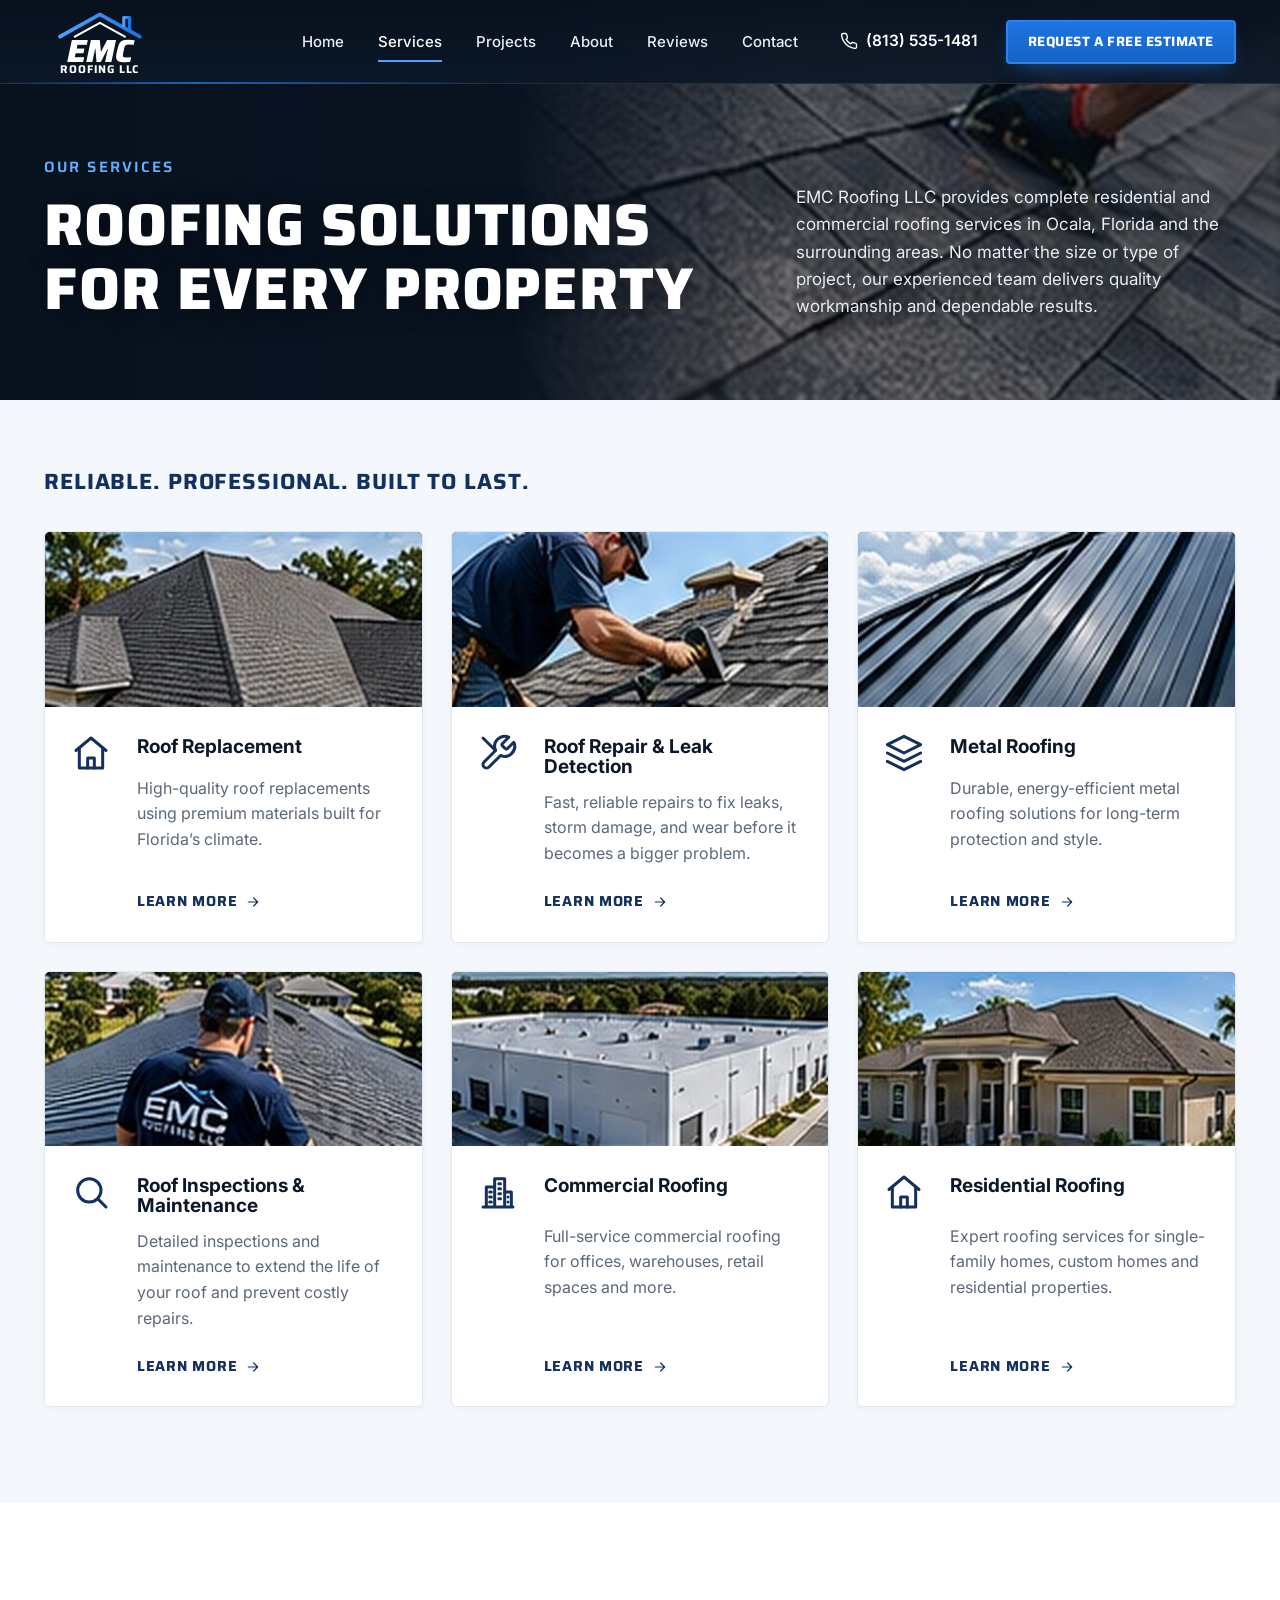
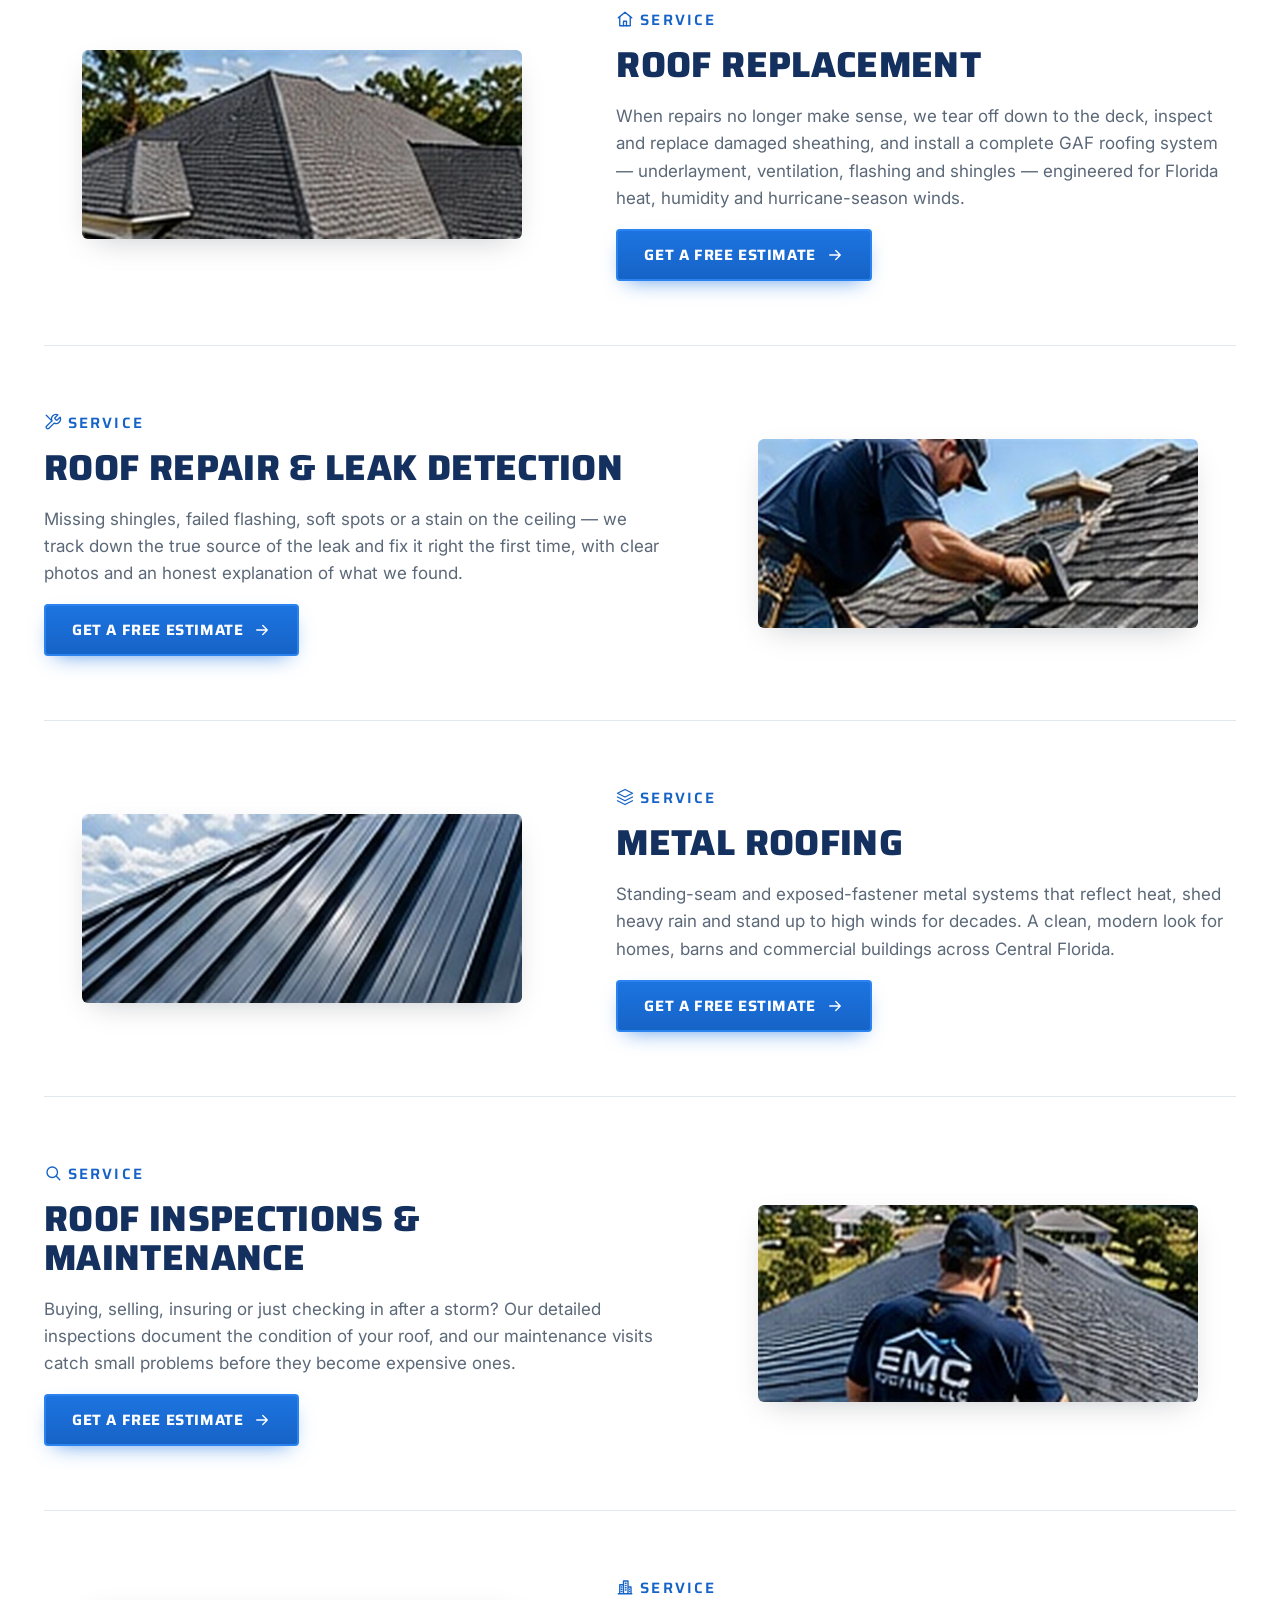
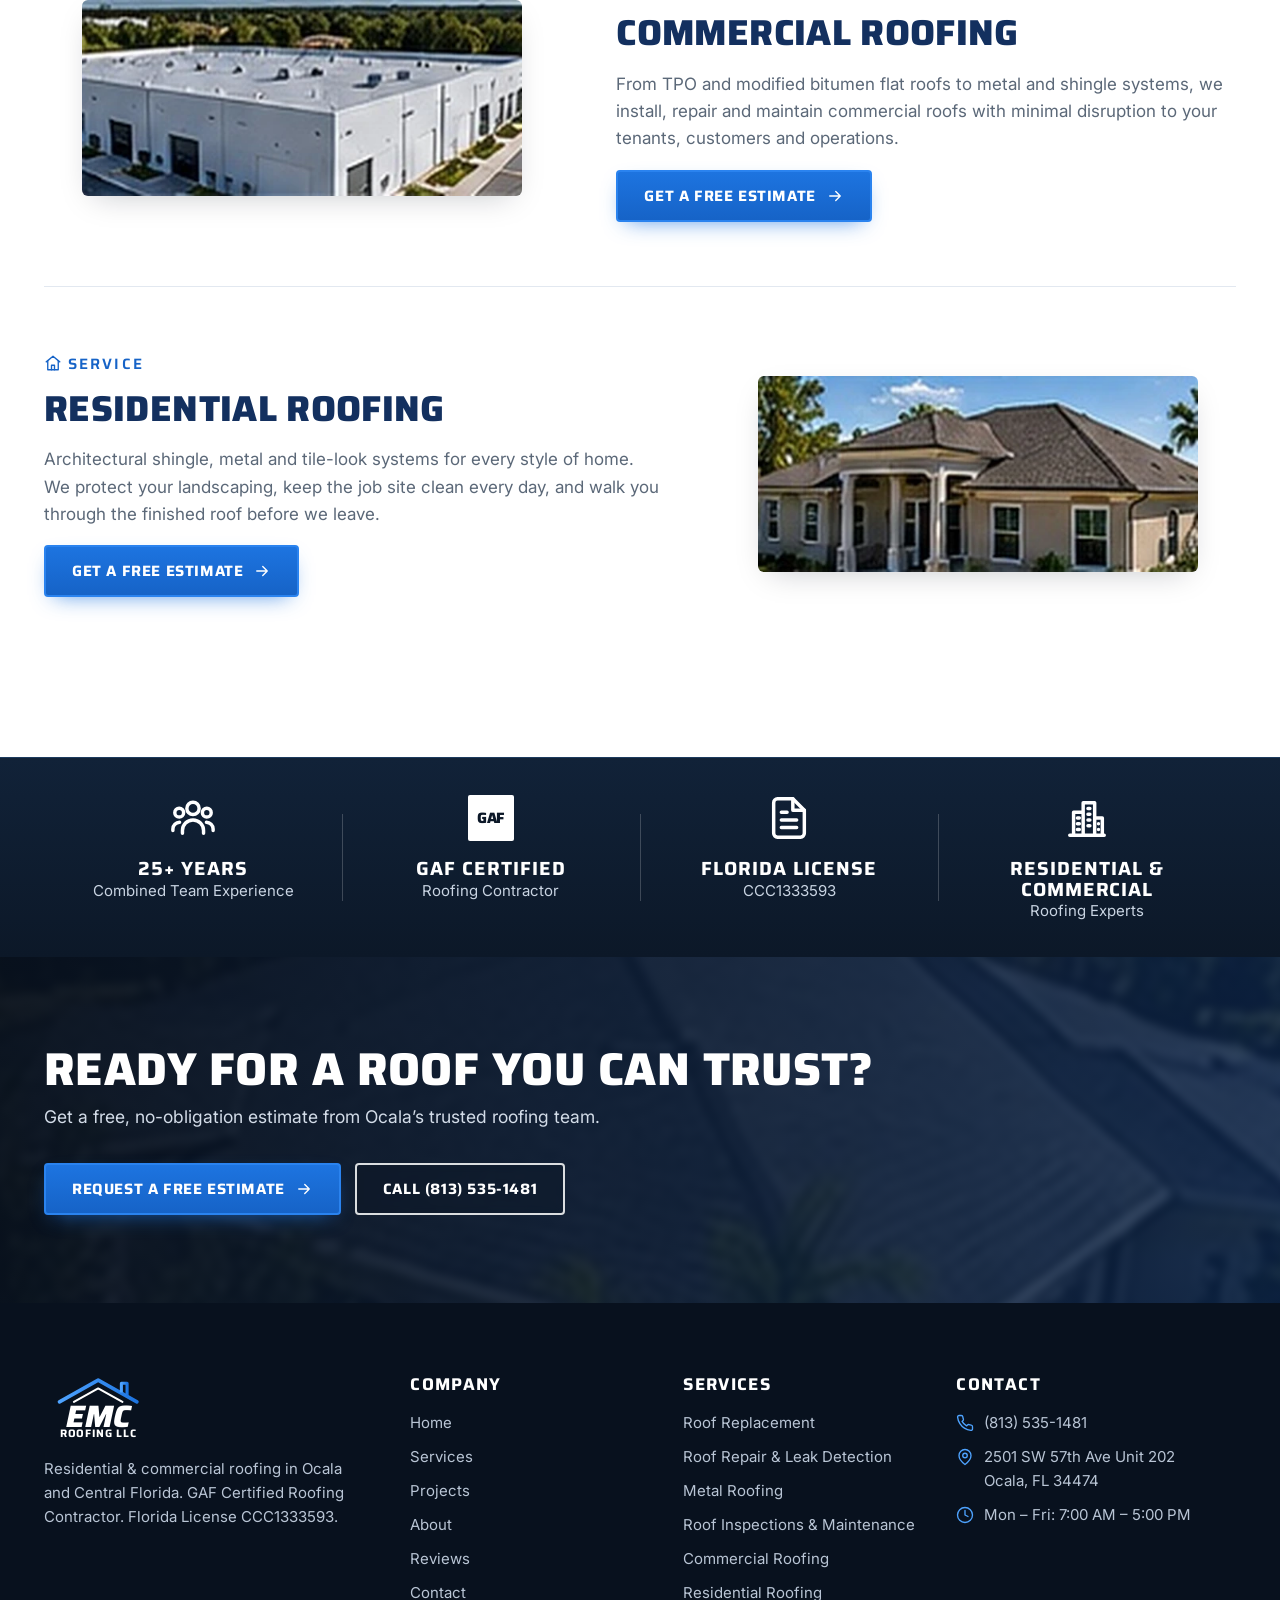
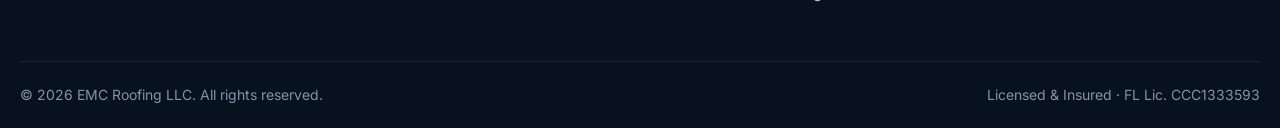
<file: services.html>
<!doctype html>
<html lang="en">
<head>
<meta charset="utf-8">
<meta name="viewport" content="width=device-width, initial-scale=1, viewport-fit=cover">
<title>Roofing Services in Ocala, FL | Replacement, Repair, Metal | EMC Roofing</title>
<meta name="description" content="Roof replacement, roof repair & leak detection, metal roofing, inspections, commercial and residential roofing in Ocala and Central Florida.">
<link rel="canonical" href="https://emcroofing.com/services">
<meta name="theme-color" content="#0c1828">
<meta property="og:type" content="website">
<meta property="og:site_name" content="EMC Roofing LLC">
<meta property="og:title" content="Roofing Services in Ocala, FL | Replacement, Repair, Metal | EMC Roofing">
<meta property="og:description" content="Roof replacement, roof repair & leak detection, metal roofing, inspections, commercial and residential roofing in Ocala and Central Florida.">
<meta property="og:url" content="https://emcroofing.com/services">
<meta property="og:image" content="https://emcroofing.com/assets/img/svc-roof-replacement.jpg">
<meta name="twitter:card" content="summary_large_image">
<link rel="icon" href="/assets/img/favicon.svg" type="image/svg+xml">
<link rel="apple-touch-icon" href="/assets/img/apple-touch-icon.png">
<link rel="preconnect" href="https://fonts.googleapis.com">
<link rel="preconnect" href="https://fonts.gstatic.com" crossorigin>
<link rel="stylesheet" href="https://fonts.googleapis.com/css2?family=Inter:wght@400;500;600;700&family=Saira:ital,wght@0,600;0,700;0,800;1,800&display=swap">
<link rel="stylesheet" href="/assets/css/styles.css">

</head>
<body>
<a class="skip-link" href="#main">Skip to content</a>
<header class="site-header">
  <div class="container header-inner">
    <a class="logo" href="/" aria-label="EMC Roofing LLC home"><svg viewBox="0 0 210 124" role="img" aria-label="EMC Roofing LLC">
  <defs><linearGradient id="rf" x1="0" x2="1"><stop offset="0" stop-color="#4ea3ff"/><stop offset="1" stop-color="#1d74e0"/></linearGradient></defs>
  <path d="M30 52 105 10l75 42" fill="none" stroke="url(#rf)" stroke-width="7" stroke-linejoin="round" stroke-linecap="round"/>
  <path d="M58 52 105 26l47 26" fill="none" stroke="#fff" stroke-width="4" stroke-linejoin="round" stroke-linecap="round"/>
  <path d="M150 34V16h11v24" fill="none" stroke="url(#rf)" stroke-width="6" stroke-linejoin="round"/>
  <text x="105" y="100" text-anchor="middle" font-family="Saira, Arial, sans-serif" font-weight="800" font-size="60" letter-spacing="0" fill="#fff" font-style="italic">EMC</text>
  <text x="105" y="121" text-anchor="middle" font-family="Saira, Arial, sans-serif" font-weight="700" font-size="21" letter-spacing="1.5" fill="#fff">ROOFING LLC</text>
</svg></a>
    <nav class="main-nav" id="main-nav" aria-label="Main">
      <ul><li><a href="/">Home</a></li><li><a href="/services" aria-current="page">Services</a></li><li><a href="/projects">Projects</a></li><li><a href="/about">About</a></li><li><a href="/reviews">Reviews</a></li><li><a href="/contact">Contact</a></li></ul>
      <div class="mobile-call">
        <a class="btn btn-primary" href="/contact#estimate">Request a Free Estimate <svg class="arrow" viewBox="0 0 24 24" fill="none" stroke="currentColor" stroke-width="1.8" stroke-linecap="round" stroke-linejoin="round" aria-hidden="true"><path d="M5 12h14M13 6l6 6-6 6"/></svg></a>
        <a class="btn btn-outline" href="tel:+18135351481"><svg viewBox="0 0 24 24" fill="none" stroke="currentColor" stroke-width="1.8" stroke-linecap="round" stroke-linejoin="round" aria-hidden="true"><path d="M22 16.92v3a2 2 0 0 1-2.18 2 19.79 19.79 0 0 1-8.63-3.07 19.5 19.5 0 0 1-6-6 19.79 19.79 0 0 1-3.07-8.67A2 2 0 0 1 4.11 2h3a2 2 0 0 1 2 1.72c.13.96.36 1.9.7 2.81a2 2 0 0 1-.45 2.11L8.09 9.91a16 16 0 0 0 6 6l1.27-1.27a2 2 0 0 1 2.11-.45c.91.34 1.85.57 2.81.7A2 2 0 0 1 22 16.92z"/></svg> Call (813) 535-1481</a>
      </div>
    </nav>
    <a class="header-phone" href="tel:+18135351481"><svg viewBox="0 0 24 24" fill="none" stroke="currentColor" stroke-width="1.8" stroke-linecap="round" stroke-linejoin="round" aria-hidden="true"><path d="M22 16.92v3a2 2 0 0 1-2.18 2 19.79 19.79 0 0 1-8.63-3.07 19.5 19.5 0 0 1-6-6 19.79 19.79 0 0 1-3.07-8.67A2 2 0 0 1 4.11 2h3a2 2 0 0 1 2 1.72c.13.96.36 1.9.7 2.81a2 2 0 0 1-.45 2.11L8.09 9.91a16 16 0 0 0 6 6l1.27-1.27a2 2 0 0 1 2.11-.45c.91.34 1.85.57 2.81.7A2 2 0 0 1 22 16.92z"/></svg><span>(813) 535-1481</span></a>
    <a class="btn btn-primary btn-sm header-cta" href="/contact#estimate">Request a Free Estimate</a>
    <button class="nav-toggle" aria-controls="main-nav" aria-expanded="false" aria-label="Open menu"><svg viewBox="0 0 24 24" fill="none" stroke="currentColor" stroke-width="1.8" stroke-linecap="round" stroke-linejoin="round" aria-hidden="true"><path d="M3 6h18M3 12h18M3 18h18"/></svg></button>
  </div>
</header>
<main id="main">
<section class="hero hero-page">
  <div class="hero-media"><picture><source type="image/webp" srcset="/assets/img/proj-roof-repair-900.webp 900w, /assets/img/proj-roof-repair.webp 2000w" sizes="100vw"><img src="/assets/img/proj-roof-repair.jpg" alt="Close-up of dark asphalt roof shingles" width="2000" height="880" loading="eager" fetchpriority="high" decoding="async"></picture></div>
  <div class="container"><div class="hero-split">
    <div class="hero-content"><span class="eyebrow">Our Services</span><h1>Roofing Solutions<br>for Every Property</h1></div>
    <div><p>EMC Roofing LLC provides complete residential and commercial roofing services in Ocala, Florida and the surrounding areas. No matter the size or type of project, our experienced team delivers quality workmanship and dependable results.</p></div>
  </div></div>
</section>
<section class="section section-soft" style="padding-top:64px">
  <div class="container">
    <p class="tagline reveal" style="font-family:var(--font-head);font-weight:700;font-size:22px;color:var(--navy-ink);margin-bottom:32px;text-transform:uppercase;letter-spacing:.04em">Reliable. Professional. Built to Last.</p>
    <div class="card-grid"><article class="service-card reveal">
  <div class="media"><picture><source type="image/webp" srcset="/assets/img/svc-roof-replacement-900.webp 900w, /assets/img/svc-roof-replacement.webp 1600w" sizes="(max-width: 760px) 100vw, (max-width: 1024px) 50vw, 400px"><img src="/assets/img/svc-roof-replacement.jpg" alt="Roof Replacement by EMC Roofing in Ocala, FL" width="1600" height="700" loading="lazy" decoding="async"></picture></div>
  <div class="body"><div class="ico"><svg viewBox="0 0 24 24" fill="none" stroke="currentColor" stroke-width="1.8" stroke-linecap="round" stroke-linejoin="round" aria-hidden="true"><path d="M3 10.5 12 3l9 7.5"/><path d="M5 9v12h14V9"/><path d="M10 21v-6h4v6"/></svg></div><h3>Roof Replacement</h3><p>High-quality roof replacements using premium materials built for Florida&rsquo;s climate.</p><a class="link-more" href="/services#roof-replacement">Learn more <svg viewBox="0 0 24 24" fill="none" stroke="currentColor" stroke-width="1.8" stroke-linecap="round" stroke-linejoin="round" aria-hidden="true"><path d="M5 12h14M13 6l6 6-6 6"/></svg></a></div>
</article><article class="service-card reveal">
  <div class="media"><picture><source type="image/webp" srcset="/assets/img/svc-roof-repair-900.webp 900w, /assets/img/svc-roof-repair.webp 1600w" sizes="(max-width: 760px) 100vw, (max-width: 1024px) 50vw, 400px"><img src="/assets/img/svc-roof-repair.jpg" alt="Roof Repair and Leak Detection by EMC Roofing in Ocala, FL" width="1600" height="700" loading="lazy" decoding="async"></picture></div>
  <div class="body"><div class="ico"><svg viewBox="0 0 24 24" fill="none" stroke="currentColor" stroke-width="1.8" stroke-linecap="round" stroke-linejoin="round" aria-hidden="true"><path d="M14.7 6.3a1 1 0 0 0 0 1.4l1.6 1.6a1 1 0 0 0 1.4 0l3.77-3.77a6 6 0 0 1-7.94 7.94l-6.91 6.91a2.12 2.12 0 0 1-3-3l6.91-6.91a6 6 0 0 1 7.94-7.94l-3.76 3.76z"/><path d="m3 3 7.5 7.5"/></svg></div><h3>Roof Repair &amp; Leak Detection</h3><p>Fast, reliable repairs to fix leaks, storm damage, and wear before it becomes a bigger problem.</p><a class="link-more" href="/services#roof-repair">Learn more <svg viewBox="0 0 24 24" fill="none" stroke="currentColor" stroke-width="1.8" stroke-linecap="round" stroke-linejoin="round" aria-hidden="true"><path d="M5 12h14M13 6l6 6-6 6"/></svg></a></div>
</article><article class="service-card reveal">
  <div class="media"><picture><source type="image/webp" srcset="/assets/img/svc-metal-roofing-900.webp 900w, /assets/img/svc-metal-roofing.webp 1600w" sizes="(max-width: 760px) 100vw, (max-width: 1024px) 50vw, 400px"><img src="/assets/img/svc-metal-roofing.jpg" alt="Metal Roofing by EMC Roofing in Ocala, FL" width="1600" height="700" loading="lazy" decoding="async"></picture></div>
  <div class="body"><div class="ico"><svg viewBox="0 0 24 24" fill="none" stroke="currentColor" stroke-width="1.8" stroke-linecap="round" stroke-linejoin="round" aria-hidden="true"><path d="m12 2 10 5-10 5L2 7l10-5z"/><path d="m2 12 10 5 10-5"/><path d="m2 17 10 5 10-5"/></svg></div><h3>Metal Roofing</h3><p>Durable, energy-efficient metal roofing solutions for long-term protection and style.</p><a class="link-more" href="/services#metal-roofing">Learn more <svg viewBox="0 0 24 24" fill="none" stroke="currentColor" stroke-width="1.8" stroke-linecap="round" stroke-linejoin="round" aria-hidden="true"><path d="M5 12h14M13 6l6 6-6 6"/></svg></a></div>
</article><article class="service-card reveal">
  <div class="media"><picture><source type="image/webp" srcset="/assets/img/svc-inspections-900.webp 900w, /assets/img/svc-inspections.webp 1600w" sizes="(max-width: 760px) 100vw, (max-width: 1024px) 50vw, 400px"><img src="/assets/img/svc-inspections.jpg" alt="Roof Inspections and Maintenance by EMC Roofing in Ocala, FL" width="1600" height="700" loading="lazy" decoding="async"></picture></div>
  <div class="body"><div class="ico"><svg viewBox="0 0 24 24" fill="none" stroke="currentColor" stroke-width="1.8" stroke-linecap="round" stroke-linejoin="round" aria-hidden="true"><circle cx="11" cy="11" r="7"/><path d="m21 21-4.6-4.6"/></svg></div><h3>Roof Inspections &amp; Maintenance</h3><p>Detailed inspections and maintenance to extend the life of your roof and prevent costly repairs.</p><a class="link-more" href="/services#inspections">Learn more <svg viewBox="0 0 24 24" fill="none" stroke="currentColor" stroke-width="1.8" stroke-linecap="round" stroke-linejoin="round" aria-hidden="true"><path d="M5 12h14M13 6l6 6-6 6"/></svg></a></div>
</article><article class="service-card reveal">
  <div class="media"><picture><source type="image/webp" srcset="/assets/img/svc-commercial-900.webp 900w, /assets/img/svc-commercial.webp 1600w" sizes="(max-width: 760px) 100vw, (max-width: 1024px) 50vw, 400px"><img src="/assets/img/svc-commercial.jpg" alt="Commercial Roofing by EMC Roofing in Ocala, FL" width="1600" height="700" loading="lazy" decoding="async"></picture></div>
  <div class="body"><div class="ico"><svg viewBox="0 0 24 24" fill="none" stroke="currentColor" stroke-width="1.8" stroke-linecap="round" stroke-linejoin="round" aria-hidden="true"><path d="M3 21h18M5 21V9h5v12M10 21V4h6v17M16 21v-9h4v9"/><path d="M7 12h1M7 15h1M7 18h1M12.5 7h1M12.5 10h1M12.5 13h1M12.5 16h1M18 15h0M18 18h0"/></svg></div><h3>Commercial Roofing</h3><p>Full-service commercial roofing for offices, warehouses, retail spaces and more.</p><a class="link-more" href="/services#commercial">Learn more <svg viewBox="0 0 24 24" fill="none" stroke="currentColor" stroke-width="1.8" stroke-linecap="round" stroke-linejoin="round" aria-hidden="true"><path d="M5 12h14M13 6l6 6-6 6"/></svg></a></div>
</article><article class="service-card reveal">
  <div class="media"><picture><source type="image/webp" srcset="/assets/img/svc-residential-900.webp 900w, /assets/img/svc-residential.webp 1600w" sizes="(max-width: 760px) 100vw, (max-width: 1024px) 50vw, 400px"><img src="/assets/img/svc-residential.jpg" alt="Residential Roofing by EMC Roofing in Ocala, FL" width="1600" height="700" loading="lazy" decoding="async"></picture></div>
  <div class="body"><div class="ico"><svg viewBox="0 0 24 24" fill="none" stroke="currentColor" stroke-width="1.8" stroke-linecap="round" stroke-linejoin="round" aria-hidden="true"><path d="M3 10.5 12 3l9 7.5"/><path d="M5 9v12h14V9"/><path d="M10 21v-6h4v6"/></svg></div><h3>Residential Roofing</h3><p>Expert roofing services for single-family homes, custom homes and residential properties.</p><a class="link-more" href="/services#residential">Learn more <svg viewBox="0 0 24 24" fill="none" stroke="currentColor" stroke-width="1.8" stroke-linecap="round" stroke-linejoin="round" aria-hidden="true"><path d="M5 12h14M13 6l6 6-6 6"/></svg></a></div>
</article></div>
  </div>
</section>
<section class="section" style="padding-top:40px"><div class="container"><article class="detail" id="roof-replacement">
  <div class="detail-media reveal"><picture><source type="image/webp" srcset="/assets/img/svc-roof-replacement-900.webp 900w, /assets/img/svc-roof-replacement.webp 1600w" sizes="(max-width: 760px) 100vw, 50vw"><img src="/assets/img/svc-roof-replacement.jpg" alt="Roof Replacement in Ocala, FL" width="1600" height="700" loading="lazy" decoding="async"></picture></div>
  <div class="reveal"><span class="eyebrow dark"><svg style="width:18px;height:18px;vertical-align:-3px;margin-right:6px" viewBox="0 0 24 24" fill="none" stroke="currentColor" stroke-width="1.8" stroke-linecap="round" stroke-linejoin="round" aria-hidden="true"><path d="M3 10.5 12 3l9 7.5"/><path d="M5 9v12h14V9"/><path d="M10 21v-6h4v6"/></svg>Service</span><h3>Roof Replacement</h3><p>When repairs no longer make sense, we tear off down to the deck, inspect and replace damaged sheathing, and install a complete GAF roofing system &mdash; underlayment, ventilation, flashing and shingles &mdash; engineered for Florida heat, humidity and hurricane-season winds.</p>
  <a class="btn btn-primary" href="/contact#estimate">Get a Free Estimate <svg class="arrow" viewBox="0 0 24 24" fill="none" stroke="currentColor" stroke-width="1.8" stroke-linecap="round" stroke-linejoin="round" aria-hidden="true"><path d="M5 12h14M13 6l6 6-6 6"/></svg></a></div>
</article><article class="detail" id="roof-repair">
  <div class="detail-media reveal"><picture><source type="image/webp" srcset="/assets/img/svc-roof-repair-900.webp 900w, /assets/img/svc-roof-repair.webp 1600w" sizes="(max-width: 760px) 100vw, 50vw"><img src="/assets/img/svc-roof-repair.jpg" alt="Roof Repair and Leak Detection in Ocala, FL" width="1600" height="700" loading="lazy" decoding="async"></picture></div>
  <div class="reveal"><span class="eyebrow dark"><svg style="width:18px;height:18px;vertical-align:-3px;margin-right:6px" viewBox="0 0 24 24" fill="none" stroke="currentColor" stroke-width="1.8" stroke-linecap="round" stroke-linejoin="round" aria-hidden="true"><path d="M14.7 6.3a1 1 0 0 0 0 1.4l1.6 1.6a1 1 0 0 0 1.4 0l3.77-3.77a6 6 0 0 1-7.94 7.94l-6.91 6.91a2.12 2.12 0 0 1-3-3l6.91-6.91a6 6 0 0 1 7.94-7.94l-3.76 3.76z"/><path d="m3 3 7.5 7.5"/></svg>Service</span><h3>Roof Repair &amp; Leak Detection</h3><p>Missing shingles, failed flashing, soft spots or a stain on the ceiling &mdash; we track down the true source of the leak and fix it right the first time, with clear photos and an honest explanation of what we found.</p>
  <a class="btn btn-primary" href="/contact#estimate">Get a Free Estimate <svg class="arrow" viewBox="0 0 24 24" fill="none" stroke="currentColor" stroke-width="1.8" stroke-linecap="round" stroke-linejoin="round" aria-hidden="true"><path d="M5 12h14M13 6l6 6-6 6"/></svg></a></div>
</article><article class="detail" id="metal-roofing">
  <div class="detail-media reveal"><picture><source type="image/webp" srcset="/assets/img/svc-metal-roofing-900.webp 900w, /assets/img/svc-metal-roofing.webp 1600w" sizes="(max-width: 760px) 100vw, 50vw"><img src="/assets/img/svc-metal-roofing.jpg" alt="Metal Roofing in Ocala, FL" width="1600" height="700" loading="lazy" decoding="async"></picture></div>
  <div class="reveal"><span class="eyebrow dark"><svg style="width:18px;height:18px;vertical-align:-3px;margin-right:6px" viewBox="0 0 24 24" fill="none" stroke="currentColor" stroke-width="1.8" stroke-linecap="round" stroke-linejoin="round" aria-hidden="true"><path d="m12 2 10 5-10 5L2 7l10-5z"/><path d="m2 12 10 5 10-5"/><path d="m2 17 10 5 10-5"/></svg>Service</span><h3>Metal Roofing</h3><p>Standing-seam and exposed-fastener metal systems that reflect heat, shed heavy rain and stand up to high winds for decades. A clean, modern look for homes, barns and commercial buildings across Central Florida.</p>
  <a class="btn btn-primary" href="/contact#estimate">Get a Free Estimate <svg class="arrow" viewBox="0 0 24 24" fill="none" stroke="currentColor" stroke-width="1.8" stroke-linecap="round" stroke-linejoin="round" aria-hidden="true"><path d="M5 12h14M13 6l6 6-6 6"/></svg></a></div>
</article><article class="detail" id="inspections">
  <div class="detail-media reveal"><picture><source type="image/webp" srcset="/assets/img/svc-inspections-900.webp 900w, /assets/img/svc-inspections.webp 1600w" sizes="(max-width: 760px) 100vw, 50vw"><img src="/assets/img/svc-inspections.jpg" alt="Roof Inspections and Maintenance in Ocala, FL" width="1600" height="700" loading="lazy" decoding="async"></picture></div>
  <div class="reveal"><span class="eyebrow dark"><svg style="width:18px;height:18px;vertical-align:-3px;margin-right:6px" viewBox="0 0 24 24" fill="none" stroke="currentColor" stroke-width="1.8" stroke-linecap="round" stroke-linejoin="round" aria-hidden="true"><circle cx="11" cy="11" r="7"/><path d="m21 21-4.6-4.6"/></svg>Service</span><h3>Roof Inspections &amp; Maintenance</h3><p>Buying, selling, insuring or just checking in after a storm? Our detailed inspections document the condition of your roof, and our maintenance visits catch small problems before they become expensive ones.</p>
  <a class="btn btn-primary" href="/contact#estimate">Get a Free Estimate <svg class="arrow" viewBox="0 0 24 24" fill="none" stroke="currentColor" stroke-width="1.8" stroke-linecap="round" stroke-linejoin="round" aria-hidden="true"><path d="M5 12h14M13 6l6 6-6 6"/></svg></a></div>
</article><article class="detail" id="commercial">
  <div class="detail-media reveal"><picture><source type="image/webp" srcset="/assets/img/svc-commercial-900.webp 900w, /assets/img/svc-commercial.webp 1600w" sizes="(max-width: 760px) 100vw, 50vw"><img src="/assets/img/svc-commercial.jpg" alt="Commercial Roofing in Ocala, FL" width="1600" height="700" loading="lazy" decoding="async"></picture></div>
  <div class="reveal"><span class="eyebrow dark"><svg style="width:18px;height:18px;vertical-align:-3px;margin-right:6px" viewBox="0 0 24 24" fill="none" stroke="currentColor" stroke-width="1.8" stroke-linecap="round" stroke-linejoin="round" aria-hidden="true"><path d="M3 21h18M5 21V9h5v12M10 21V4h6v17M16 21v-9h4v9"/><path d="M7 12h1M7 15h1M7 18h1M12.5 7h1M12.5 10h1M12.5 13h1M12.5 16h1M18 15h0M18 18h0"/></svg>Service</span><h3>Commercial Roofing</h3><p>From TPO and modified bitumen flat roofs to metal and shingle systems, we install, repair and maintain commercial roofs with minimal disruption to your tenants, customers and operations.</p>
  <a class="btn btn-primary" href="/contact#estimate">Get a Free Estimate <svg class="arrow" viewBox="0 0 24 24" fill="none" stroke="currentColor" stroke-width="1.8" stroke-linecap="round" stroke-linejoin="round" aria-hidden="true"><path d="M5 12h14M13 6l6 6-6 6"/></svg></a></div>
</article><article class="detail" id="residential">
  <div class="detail-media reveal"><picture><source type="image/webp" srcset="/assets/img/svc-residential-900.webp 900w, /assets/img/svc-residential.webp 1600w" sizes="(max-width: 760px) 100vw, 50vw"><img src="/assets/img/svc-residential.jpg" alt="Residential Roofing in Ocala, FL" width="1600" height="700" loading="lazy" decoding="async"></picture></div>
  <div class="reveal"><span class="eyebrow dark"><svg style="width:18px;height:18px;vertical-align:-3px;margin-right:6px" viewBox="0 0 24 24" fill="none" stroke="currentColor" stroke-width="1.8" stroke-linecap="round" stroke-linejoin="round" aria-hidden="true"><path d="M3 10.5 12 3l9 7.5"/><path d="M5 9v12h14V9"/><path d="M10 21v-6h4v6"/></svg>Service</span><h3>Residential Roofing</h3><p>Architectural shingle, metal and tile-look systems for every style of home. We protect your landscaping, keep the job site clean every day, and walk you through the finished roof before we leave.</p>
  <a class="btn btn-primary" href="/contact#estimate">Get a Free Estimate <svg class="arrow" viewBox="0 0 24 24" fill="none" stroke="currentColor" stroke-width="1.8" stroke-linecap="round" stroke-linejoin="round" aria-hidden="true"><path d="M5 12h14M13 6l6 6-6 6"/></svg></a></div>
</article></div></section>
<section class="trust-bar" aria-label="Credentials"><div class="container trust-grid"><div class="trust-item"><div class="ico"><svg viewBox="0 0 24 24" fill="none" stroke="currentColor" stroke-width="1.8" stroke-linecap="round" stroke-linejoin="round" aria-hidden="true"><circle cx="12" cy="7" r="3.2"/><path d="M6.5 20v-1.5A5.5 5.5 0 0 1 12 13a5.5 5.5 0 0 1 5.5 5.5V20"/><circle cx="4.8" cy="9.2" r="2.3"/><path d="M1.5 18.5v-.8A3.6 3.6 0 0 1 5 14.2"/><circle cx="19.2" cy="9.2" r="2.3"/><path d="M22.5 18.5v-.8a3.6 3.6 0 0 0-3.5-3.5"/></svg></div><div><h3>25+ Years</h3><p>Combined Team Experience</p></div></div><div class="trust-item"><div class="ico"><span class="gaf-badge" aria-hidden="true">GAF</span></div><div><h3>GAF Certified</h3><p>Roofing Contractor</p></div></div><div class="trust-item"><div class="ico"><svg viewBox="0 0 24 24" fill="none" stroke="currentColor" stroke-width="1.8" stroke-linecap="round" stroke-linejoin="round" aria-hidden="true"><path d="M14 2H6a2 2 0 0 0-2 2v16a2 2 0 0 0 2 2h12a2 2 0 0 0 2-2V8z"/><path d="M14 2v6h6M8 13h8M8 17h8M8 9h3"/></svg></div><div><h3>Florida License</h3><p>CCC1333593</p></div></div><div class="trust-item"><div class="ico"><svg viewBox="0 0 24 24" fill="none" stroke="currentColor" stroke-width="1.8" stroke-linecap="round" stroke-linejoin="round" aria-hidden="true"><path d="M3 21h18M5 21V9h5v12M10 21V4h6v17M16 21v-9h4v9"/><path d="M7 12h1M7 15h1M7 18h1M12.5 7h1M12.5 10h1M12.5 13h1M12.5 16h1M18 15h0M18 18h0"/></svg></div><div><h3>Residential &amp; Commercial</h3><p>Roofing Experts</p></div></div></div></section>
<section class="cta-band">
  <div class="bg"><picture><source type="image/webp" srcset="/assets/img/proj-residential-roofing-900.webp 900w, /assets/img/proj-residential-roofing.webp 1600w" sizes="(max-width: 760px) 100vw, 50vw"><img src="/assets/img/proj-residential-roofing.jpg" alt="" width="1600" height="906" loading="lazy" decoding="async"></picture></div>
  <div class="container cta-inner">
    <div><h2>Ready for a roof you can trust?</h2><p>Get a free, no-obligation estimate from Ocala&rsquo;s trusted roofing team.</p></div>
    <div class="cta-actions"><a class="btn btn-primary" href="/contact#estimate">Request a Free Estimate <svg class="arrow" viewBox="0 0 24 24" fill="none" stroke="currentColor" stroke-width="1.8" stroke-linecap="round" stroke-linejoin="round" aria-hidden="true"><path d="M5 12h14M13 6l6 6-6 6"/></svg></a><a class="btn btn-outline" href="tel:+18135351481">Call (813) 535-1481</a></div>
  </div>
</section>
</main>
<footer class="site-footer">
  <div class="container footer-grid">
    <div><a class="logo" href="/" aria-label="EMC Roofing LLC home"><svg viewBox="0 0 210 124" role="img" aria-label="EMC Roofing LLC">
  <defs><linearGradient id="rf2" x1="0" x2="1"><stop offset="0" stop-color="#4ea3ff"/><stop offset="1" stop-color="#1d74e0"/></linearGradient></defs>
  <path d="M30 52 105 10l75 42" fill="none" stroke="url(#rf2)" stroke-width="7" stroke-linejoin="round" stroke-linecap="round"/>
  <path d="M58 52 105 26l47 26" fill="none" stroke="#fff" stroke-width="4" stroke-linejoin="round" stroke-linecap="round"/>
  <path d="M150 34V16h11v24" fill="none" stroke="url(#rf2)" stroke-width="6" stroke-linejoin="round"/>
  <text x="105" y="100" text-anchor="middle" font-family="Saira, Arial, sans-serif" font-weight="800" font-size="60" letter-spacing="0" fill="#fff" font-style="italic">EMC</text>
  <text x="105" y="121" text-anchor="middle" font-family="Saira, Arial, sans-serif" font-weight="700" font-size="21" letter-spacing="1.5" fill="#fff">ROOFING LLC</text>
</svg></a>
      <p style="margin-top:18px;max-width:320px">Residential &amp; commercial roofing in Ocala and Central Florida. GAF Certified Roofing Contractor. Florida License CCC1333593.</p></div>
    <div><h4>Company</h4><ul><li><a href="/">Home</a></li><li><a href="/services">Services</a></li><li><a href="/projects">Projects</a></li><li><a href="/about">About</a></li><li><a href="/reviews">Reviews</a></li><li><a href="/contact">Contact</a></li></ul></div>
    <div><h4>Services</h4><ul><li><a href="/services#roof-replacement">Roof Replacement</a></li><li><a href="/services#roof-repair">Roof Repair &amp; Leak Detection</a></li><li><a href="/services#metal-roofing">Metal Roofing</a></li><li><a href="/services#inspections">Roof Inspections &amp; Maintenance</a></li><li><a href="/services#commercial">Commercial Roofing</a></li><li><a href="/services#residential">Residential Roofing</a></li></ul></div>
    <div><h4>Contact</h4><ul class="footer-contact">
      <li><svg viewBox="0 0 24 24" fill="none" stroke="currentColor" stroke-width="1.8" stroke-linecap="round" stroke-linejoin="round" aria-hidden="true"><path d="M22 16.92v3a2 2 0 0 1-2.18 2 19.79 19.79 0 0 1-8.63-3.07 19.5 19.5 0 0 1-6-6 19.79 19.79 0 0 1-3.07-8.67A2 2 0 0 1 4.11 2h3a2 2 0 0 1 2 1.72c.13.96.36 1.9.7 2.81a2 2 0 0 1-.45 2.11L8.09 9.91a16 16 0 0 0 6 6l1.27-1.27a2 2 0 0 1 2.11-.45c.91.34 1.85.57 2.81.7A2 2 0 0 1 22 16.92z"/></svg><a href="tel:+18135351481">(813) 535-1481</a></li>
      <li><svg viewBox="0 0 24 24" fill="none" stroke="currentColor" stroke-width="1.8" stroke-linecap="round" stroke-linejoin="round" aria-hidden="true"><path d="M20 10c0 6-8 12-8 12s-8-6-8-12a8 8 0 0 1 16 0z"/><circle cx="12" cy="10" r="3"/></svg><a href="https://maps.google.com/?q=2501+SW+57th+Ave+Unit+202,+Ocala,+FL+34474" target="_blank" rel="noopener">2501 SW 57th Ave Unit 202<br>Ocala, FL 34474</a></li>
      <li><svg viewBox="0 0 24 24" fill="none" stroke="currentColor" stroke-width="1.8" stroke-linecap="round" stroke-linejoin="round" aria-hidden="true"><circle cx="12" cy="12" r="10"/><path d="M12 6v6l4 2"/></svg><span>Mon &ndash; Fri: 7:00 AM &ndash; 5:00 PM</span></li>
    </ul></div>
  </div>
  <div class="container footer-bottom"><span>&copy; <span id="year">2026</span> EMC Roofing LLC. All rights reserved.</span><span>Licensed &amp; Insured &middot; FL Lic. CCC1333593</span></div>
</footer>
<div class="sticky-call"><a class="btn btn-outline" href="tel:+18135351481"><svg viewBox="0 0 24 24" fill="none" stroke="currentColor" stroke-width="1.8" stroke-linecap="round" stroke-linejoin="round" aria-hidden="true"><path d="M22 16.92v3a2 2 0 0 1-2.18 2 19.79 19.79 0 0 1-8.63-3.07 19.5 19.5 0 0 1-6-6 19.79 19.79 0 0 1-3.07-8.67A2 2 0 0 1 4.11 2h3a2 2 0 0 1 2 1.72c.13.96.36 1.9.7 2.81a2 2 0 0 1-.45 2.11L8.09 9.91a16 16 0 0 0 6 6l1.27-1.27a2 2 0 0 1 2.11-.45c.91.34 1.85.57 2.81.7A2 2 0 0 1 22 16.92z"/></svg> Call Now</a><a class="btn btn-primary" href="/contact#estimate">Free Estimate</a></div>
<script src="/assets/js/main.js" defer></script>
</body>
</html>
</file>
<file: assets/css/styles.css>
/* EMC Roofing LLC — site styles */
:root {
  --navy-950: #08111e;
  --navy-900: #0c1828;
  --navy-800: #112238;
  --navy-700: #183052;
  --navy-ink: #13305f;
  --blue-600: #1663c7;
  --blue-500: #1d74e0;
  --blue-400: #4ea3ff;
  --sky: #63b0ff;
  --gold: #f6b519;
  --red-gaf: #d6202b;
  --text: #1d2836;
  --muted: #5b6878;
  --line: #e2e8f0;
  --bg: #ffffff;
  --bg-soft: #f4f7fb;
  --radius: 6px;
  --shadow: 0 10px 30px -12px rgba(8, 17, 30, .25);
  --shadow-lg: 0 24px 60px -20px rgba(8, 17, 30, .45);
  --container: 1240px;
  --font-head: "Saira", "Arial Narrow", system-ui, sans-serif;
  --font-body: "Inter", system-ui, -apple-system, "Segoe UI", Roboto, sans-serif;
  --header-h: 84px;
}

*, *::before, *::after { box-sizing: border-box; }
html { scroll-behavior: smooth; -webkit-text-size-adjust: 100%; }
body {
  margin: 0;
  font-family: var(--font-body);
  font-size: 16px;
  line-height: 1.6;
  color: var(--text);
  background: var(--bg);
  -webkit-font-smoothing: antialiased;
  overflow-x: hidden;
}
img { max-width: 100%; height: auto; display: block; }
a { color: inherit; text-decoration: none; }
button, input, select, textarea { font: inherit; }
h1, h2, h3, h4 { font-family: var(--font-head); line-height: 1.08; margin: 0 0 .5em; letter-spacing: .01em; }
p { margin: 0 0 1em; }
.container { width: 100%; max-width: var(--container); margin: 0 auto; padding: 0 24px; }
.sr-only { position: absolute; width: 1px; height: 1px; overflow: hidden; clip: rect(0 0 0 0); white-space: nowrap; }
.skip-link { position: absolute; left: 16px; top: -60px; z-index: 200; background: var(--blue-500); color: #fff; padding: 10px 16px; border-radius: var(--radius); }
.skip-link:focus { top: 12px; }
:focus-visible { outline: 3px solid var(--sky); outline-offset: 2px; }

/* ---------- Buttons ---------- */
.btn {
  display: inline-flex; align-items: center; justify-content: center; gap: 10px;
  min-height: 52px; padding: 0 26px;
  font-family: var(--font-head); font-weight: 700; font-size: 15px; letter-spacing: .04em; text-transform: uppercase;
  border-radius: 4px; border: 2px solid transparent; cursor: pointer;
  transition: background .2s, border-color .2s, color .2s, transform .2s, box-shadow .2s;
  white-space: nowrap;
}
.btn svg { width: 18px; height: 18px; flex: none; transition: transform .2s; }
.btn:hover svg.arrow { transform: translateX(4px); }
.btn-primary { background: linear-gradient(180deg, var(--blue-500), var(--blue-600)); color: #fff; border-color: #2a83ef; box-shadow: 0 8px 22px -10px rgba(29,116,224,.8); }
.btn-primary:hover { background: linear-gradient(180deg, #2a83ef, var(--blue-500)); transform: translateY(-1px); }
.btn-outline { color: #fff; border-color: rgba(255,255,255,.85); background: rgba(8,17,30,.25); backdrop-filter: blur(4px); }
.btn-outline:hover { background: #fff; color: var(--navy-900); }
.btn-outline-dark { color: var(--navy-ink); border-color: var(--navy-ink); }
.btn-outline-dark:hover { background: var(--navy-ink); color: #fff; }
.btn-sm { min-height: 44px; padding: 0 20px; font-size: 13.5px; }
.btn-block { width: 100%; }

.eyebrow { display: inline-block; font-family: var(--font-head); font-weight: 600; font-size: 15px; letter-spacing: .14em; text-transform: uppercase; color: var(--sky); margin-bottom: 14px; }
.eyebrow.dark { color: var(--blue-600); }
.accent { color: var(--blue-400); }
.link-more { display: inline-flex; align-items: center; gap: 8px; font-family: var(--font-head); font-weight: 700; font-size: 14.5px; letter-spacing: .05em; text-transform: uppercase; color: var(--navy-ink); }
.link-more svg { width: 16px; height: 16px; transition: transform .2s; }
.link-more:hover { color: var(--blue-500); }
.link-more:hover svg { transform: translateX(4px); }

/* ---------- Header ---------- */
.site-header {
  position: fixed; inset: 0 0 auto 0; z-index: 100;
  height: var(--header-h);
  background: linear-gradient(180deg, rgba(8,17,30,.96), rgba(12,24,40,.92));
  backdrop-filter: blur(10px);
  border-bottom: 1px solid rgba(78,163,255,.22);
  transition: box-shadow .25s, height .25s;
}
.site-header::after { content: ""; position: absolute; left: 0; bottom: -1px; width: 38%; height: 2px; background: linear-gradient(90deg, transparent, var(--blue-500) 40%, transparent); opacity: .8; }
.site-header.scrolled { box-shadow: 0 10px 30px -10px rgba(0,0,0,.6); }
.header-inner { height: 100%; display: flex; align-items: center; gap: 28px; }
.logo { display: flex; align-items: center; flex: none; }
.logo svg { height: 66px; width: auto; }
.main-nav { margin-left: auto; }
.main-nav ul { list-style: none; display: flex; gap: 6px; margin: 0; padding: 0; }
.main-nav a { position: relative; display: block; padding: 10px 14px; color: #e8eef7; font-weight: 500; font-size: 15px; }
.main-nav a::after { content: ""; position: absolute; left: 14px; right: 14px; bottom: 2px; height: 2px; background: var(--blue-400); transform: scaleX(0); transition: transform .2s; }
.main-nav a:hover::after, .main-nav a[aria-current="page"]::after { transform: scaleX(1); }
.main-nav a[aria-current="page"] { color: #fff; }
.header-phone { display: inline-flex; align-items: center; gap: 8px; color: #fff; font-weight: 600; font-size: 15.5px; white-space: nowrap; }
.header-phone svg { width: 18px; height: 18px; }
.header-phone:hover { color: var(--sky); }
.nav-toggle { display: none; margin-left: auto; width: 46px; height: 46px; border: 1px solid rgba(255,255,255,.25); border-radius: 4px; background: transparent; color: #fff; cursor: pointer; align-items: center; justify-content: center; }
.nav-toggle svg { width: 24px; height: 24px; }
.mobile-call { display: none; }

/* ---------- Page hero ---------- */
.hero {
  position: relative; isolation: isolate; color: #fff; background: var(--navy-950);
  padding: calc(var(--header-h) + 64px) 0 72px; overflow: hidden;
}
.hero-media { position: absolute; inset: 0; z-index: -2; }
.hero-media picture, .hero-media img { width: 100%; height: 100%; object-fit: cover; }
.hero::before {
  content: ""; position: absolute; inset: 0; z-index: -1;
  background:
    linear-gradient(90deg, rgba(8,17,30,.94) 0%, rgba(8,17,30,.82) 30%, rgba(8,17,30,.35) 58%, rgba(8,17,30,.08) 100%),
    linear-gradient(0deg, rgba(8,17,30,.85) 0%, rgba(8,17,30,0) 30%);
}
.hero h1 { font-size: clamp(42px, 6.4vw, 84px); font-weight: 800; text-transform: uppercase; letter-spacing: .015em; margin-bottom: 18px; text-shadow: 0 4px 24px rgba(0,0,0,.35); }
.hero .lead { font-size: clamp(20px, 2.2vw, 30px); font-weight: 500; line-height: 1.25; margin-bottom: 22px; }
.hero p { font-size: 17.5px; color: #dfe7f2; max-width: 560px; }
.hero-content { max-width: 680px; }
.hero-actions { display: flex; flex-wrap: wrap; gap: 14px; margin: 30px 0 30px; }
.rating { display: flex; flex-wrap: wrap; align-items: center; gap: 10px 14px; }
.stars { display: inline-flex; gap: 3px; color: var(--gold); }
.stars svg { width: 24px; height: 24px; }
.rating strong { font-size: 21px; font-weight: 700; }
.rating span.count { color: #dbe4ef; }
.rating-note { color: #d3dce8; font-size: 15px; margin-top: 8px; max-width: 360px; }

.hero-home { min-height: min(920px, 100svh); display: flex; align-items: center; padding-bottom: 96px; }
.hero-home .hero-media img { object-position: 70% 50%; }
.hero-page { padding: calc(var(--header-h) + 70px) 0 80px; }
.hero-page h1 { font-size: clamp(36px, 4.6vw, 64px); margin-bottom: 0; }
.hero-page .hero-split { display: grid; grid-template-columns: 1.6fr 1fr; gap: 48px; align-items: end; }
.hero-page .hero-split p { margin: 0; font-size: 17px; color: #e6edf6; text-shadow: 0 2px 12px rgba(0,0,0,.6); }
.hero-page .hero-content { max-width: none; }
.hero-page .tagline { font-size: 21px; font-weight: 500; color: #fff; margin: 0; }

/* ---------- Trust bar ---------- */
.trust-bar { background: linear-gradient(180deg, var(--navy-800), var(--navy-900)); color: #fff; border-top: 1px solid rgba(78,163,255,.25); }
.trust-grid { display: grid; grid-template-columns: repeat(4, 1fr); }
.trust-item { display: flex; flex-direction: column; align-items: center; text-align: center; gap: 8px; padding: 34px 16px; position: relative; }
.trust-item + .trust-item::before { content: ""; position: absolute; left: 0; top: 28%; bottom: 28%; width: 1px; background: rgba(255,255,255,.2); }
.trust-item .ico { width: 52px; height: 52px; display: grid; place-items: center; color: #fff; }
.trust-item .ico svg { width: 46px; height: 46px; }
.trust-item h3 { font-size: 19px; font-weight: 700; letter-spacing: .05em; text-transform: uppercase; margin: 6px 0 0; }
.trust-item p { margin: 0; color: #c9d4e2; font-size: 15px; }
.gaf-badge { display: grid; place-items: center; width: 46px; height: 46px; background: #fff; color: var(--navy-900); font: 800 15px/1 var(--font-head); letter-spacing: -.02em; border-radius: 2px; }
.trust-bar.light { background: #fff; color: var(--text); border-top: 0; border-bottom: 1px solid var(--line); box-shadow: 0 8px 24px -18px rgba(8,17,30,.4); }
.trust-bar.light .trust-item { flex-direction: row; text-align: left; gap: 14px; padding: 22px 16px; justify-content: center; }
.trust-bar.light .trust-item + .trust-item::before { background: var(--line); }
.trust-bar.light .ico { color: var(--navy-ink); width: 44px; height: 44px; }
.trust-bar.light .ico svg { width: 38px; height: 38px; }
.trust-bar.light h3 { font-size: 16px; margin: 0; color: var(--navy-ink); }
.trust-bar.light p { color: var(--muted); font-size: 14px; }
.trust-bar.light .gaf-badge { background: var(--red-gaf); color: #fff; width: 42px; height: 42px; }

/* ---------- Sections ---------- */
.section { padding: 96px 0; }
.section-soft { background: var(--bg-soft); }
.section-dark { background: radial-gradient(1200px 500px at 85% 0%, rgba(29,116,224,.18), transparent 60%), var(--navy-900); color: #fff; }
.section-head { max-width: 760px; margin-bottom: 48px; }
.section-head.center { text-align: center; margin-left: auto; margin-right: auto; }
.h2 { font-size: clamp(32px, 4vw, 50px); font-weight: 800; text-transform: uppercase; color: var(--navy-ink); }
.section-dark .h2 { color: #fff; }
.section-head p { color: var(--muted); font-size: 17.5px; }
.section-dark .section-head p { color: #c9d4e2; }

.split { display: grid; grid-template-columns: 1fr 1fr; gap: 64px; align-items: center; }
.split-media { position: relative; }
.split-media img { border-radius: var(--radius); box-shadow: var(--shadow-lg); width: 100%; aspect-ratio: 5/4; object-fit: cover; }
.split-media .badge-float {
  position: absolute; left: -24px; bottom: -24px; background: var(--navy-900); color: #fff; padding: 20px 24px; border-radius: var(--radius);
  box-shadow: var(--shadow-lg); display: flex; align-items: center; gap: 14px; border-left: 4px solid var(--blue-500);
}
.badge-float strong { font: 800 34px/1 var(--font-head); }
.badge-float span { font-size: 14px; line-height: 1.3; color: #c9d4e2; }
.checklist { list-style: none; padding: 0; margin: 24px 0 32px; display: grid; grid-template-columns: 1fr 1fr; gap: 12px 24px; }
.checklist li { display: flex; gap: 10px; align-items: flex-start; font-weight: 500; }
.checklist svg { width: 22px; height: 22px; flex: none; color: var(--blue-500); margin-top: 1px; }

/* ---------- Service cards ---------- */
.card-grid { display: grid; grid-template-columns: repeat(3, 1fr); gap: 28px; }
.service-card {
  display: flex; flex-direction: column; background: #fff; border: 1px solid var(--line); border-radius: var(--radius);
  overflow: hidden; box-shadow: 0 2px 6px rgba(8,17,30,.04); transition: transform .25s, box-shadow .25s;
}
.service-card:hover { transform: translateY(-4px); box-shadow: var(--shadow); }
.service-card .media { aspect-ratio: 16/7.4; overflow: hidden; background: var(--navy-800); }
.service-card .media img { width: 100%; height: 100%; object-fit: cover; transition: transform .6s; }
.service-card:hover .media img { transform: scale(1.05); }
.service-card .body { display: grid; grid-template-columns: 48px 1fr; gap: 6px 18px; padding: 26px 26px 28px; flex: 1; }
.service-card .ico { color: var(--navy-ink); grid-row: span 3; }
.service-card .ico svg { width: 40px; height: 40px; }
.service-card h3 { font-family: var(--font-body); font-weight: 700; font-size: 19px; color: var(--navy-900); margin: 4px 0 6px; letter-spacing: 0; }
.service-card p { color: var(--muted); margin-bottom: 18px; }
.service-card .link-more { margin-top: auto; align-self: end; }

/* ---------- Projects ---------- */
.filters { display: flex; flex-wrap: wrap; justify-content: center; gap: 10px; margin-bottom: 40px; }
.filter-btn { min-height: 42px; padding: 0 20px; border-radius: 4px; border: 1px solid var(--line); background: var(--bg-soft); color: var(--text); font-weight: 500; font-size: 15px; cursor: pointer; transition: all .2s; }
.filter-btn:hover { border-color: var(--blue-500); color: var(--blue-600); }
.filter-btn.active { background: var(--blue-600); border-color: var(--blue-600); color: #fff; box-shadow: 0 8px 18px -10px rgba(22,99,199,.9); }
.project-grid { display: grid; grid-template-columns: repeat(3, 1fr); gap: 28px 24px; }
.project-card { cursor: zoom-in; text-align: left; border: 0; padding: 0; background: none; color: inherit; }
.project-card .media { position: relative; aspect-ratio: 16/9; overflow: hidden; border-radius: 4px; background: var(--navy-800); }
.project-card img { width: 100%; height: 100%; object-fit: cover; transition: transform .6s; }
.project-card:hover img { transform: scale(1.06); }
.project-card .media::after { content: ""; position: absolute; inset: 0; background: linear-gradient(0deg, rgba(8,17,30,.45), transparent 50%); opacity: 0; transition: opacity .3s; }
.project-card:hover .media::after { opacity: 1; }
.project-card h3 { font-family: var(--font-body); font-size: 17px; font-weight: 700; color: var(--navy-900); margin: 14px 0 2px; letter-spacing: 0; }
.project-card p { margin: 0; color: var(--muted); font-size: 15px; }
.project-card.hidden { display: none; }

.lightbox { position: fixed; inset: 0; z-index: 300; background: rgba(4,9,16,.92); display: none; align-items: center; justify-content: center; padding: 24px; }
.lightbox.open { display: flex; }
.lightbox figure { margin: 0; max-width: 960px; width: 100%; }
.lightbox img { width: 100%; max-height: 80vh; object-fit: contain; border-radius: 4px; }
.lightbox figcaption { color: #fff; margin-top: 14px; font-weight: 600; }
.lightbox figcaption span { color: #b9c5d5; font-weight: 400; margin-left: 8px; }
.lightbox-close { position: absolute; top: 18px; right: 18px; width: 48px; height: 48px; border-radius: 50%; border: 1px solid rgba(255,255,255,.35); background: rgba(255,255,255,.06); color: #fff; cursor: pointer; display: grid; place-items: center; }
.lightbox-close svg { width: 22px; height: 22px; }

/* ---------- Process ---------- */
.steps { display: grid; grid-template-columns: repeat(4, 1fr); gap: 24px; counter-reset: step; }
.step { position: relative; padding: 30px 26px; border: 1px solid rgba(255,255,255,.12); border-radius: var(--radius); background: rgba(255,255,255,.03); }
.step .num { font: 800 46px/1 var(--font-head); color: var(--blue-400); opacity: .9; }
.step h3 { font-size: 21px; margin: 14px 0 8px; text-transform: uppercase; letter-spacing: .03em; }
.step p { margin: 0; color: #c9d4e2; font-size: 15.5px; }

/* ---------- Reviews ---------- */
.reviews-wrap { display: grid; grid-template-columns: 1fr 2fr; gap: 48px; align-items: center; }
.review-summary .score { display: flex; align-items: center; gap: 14px; margin: 10px 0 8px; flex-wrap: wrap; }
.review-summary .score strong { font: 800 46px/1 var(--font-head); color: var(--navy-900); }
.review-summary .score .stars svg { width: 30px; height: 30px; }
.review-summary p { color: var(--muted); }
.review-grid { display: grid; grid-template-columns: repeat(3, 1fr); gap: 20px; }
.review-card { margin: 0; background: var(--bg-soft); border: 1px solid var(--line); border-radius: var(--radius); padding: 26px; display: flex; flex-direction: column; gap: 12px; }
.section-soft .review-card { margin: 0; background: #fff; }
.review-card .stars svg { width: 19px; height: 19px; }
.review-card blockquote { margin: 0; font-size: 16px; color: var(--text); }
.review-card .src { margin-top: auto; font-size: 14px; color: var(--muted); display: flex; align-items: center; gap: 8px; }

/* ---------- Contact / Form ---------- */
.about-grid { display: grid; grid-template-columns: 1.05fr .9fr 1.05fr; gap: 40px; align-items: start; }
.about-grid .media img { border-radius: var(--radius); aspect-ratio: 9/10; object-fit: cover; width: 100%; box-shadow: var(--shadow); }
.about-grid .copy p { color: var(--muted); }
.form-card { background: var(--bg-soft); border: 1px solid var(--line); border-radius: var(--radius); padding: 30px; box-shadow: var(--shadow); }
.form-card h2 { font-size: 26px; font-weight: 800; text-transform: uppercase; color: var(--navy-900); margin-bottom: 6px; }
.form-card > p { color: var(--muted); font-size: 15px; }
.form-grid { display: grid; grid-template-columns: 1fr 1fr; gap: 14px; }
.form-grid .full { grid-column: 1 / -1; }
.field label { display: block; font-size: 13.5px; font-weight: 600; color: var(--muted); margin-bottom: 6px; }
.field input, .field select, .field textarea {
  width: 100%; min-height: 50px; padding: 12px 14px; border: 1px solid #cfd8e4; border-radius: 4px; background: #fff; color: var(--text);
  transition: border-color .2s, box-shadow .2s; font-size: 16px;
}
.field textarea { min-height: 110px; resize: vertical; }
.field input:focus, .field select:focus, .field textarea:focus { outline: none; border-color: var(--blue-500); box-shadow: 0 0 0 3px rgba(29,116,224,.18); }
.field input:user-invalid, .field select:user-invalid { border-color: #d64545; }
.form-note { font-size: 13px; color: var(--muted); margin: 12px 0 0; text-align: center; }
.form-status { display: none; margin-top: 14px; padding: 14px 16px; border-radius: 4px; font-size: 15px; }
.form-status.show { display: block; }
.form-status.ok { background: #e7f5ec; color: #1b6b3a; border: 1px solid #b9e2c8; }
.form-status.info { background: #e8f1fd; color: #12407e; border: 1px solid #bcd6f7; }
.form-status.err { background: #fdeaea; color: #8b1f1f; border: 1px solid #f3c1c1; }
.form-status a { font-weight: 700; text-decoration: underline; }
.hp { position: absolute; left: -9999px; }

.info-row { display: grid; grid-template-columns: repeat(3, 1fr); gap: 24px; padding: 40px 0; border-top: 1px solid var(--line); border-bottom: 1px solid var(--line); }
.info-item { display: flex; gap: 16px; align-items: flex-start; justify-content: center; }
.info-item .ico { color: var(--navy-ink); }
.info-item .ico svg { width: 34px; height: 34px; }
.info-item h3 { font-size: 16px; text-transform: uppercase; letter-spacing: .05em; margin: 2px 0 4px; color: var(--navy-900); }
.info-item p, .info-item a { margin: 0; color: var(--muted); font-size: 15.5px; }
.info-item a.strong { color: var(--navy-ink); font-weight: 700; }

.map-wrap { border-radius: var(--radius); overflow: hidden; box-shadow: var(--shadow); aspect-ratio: 16/10; background: var(--bg-soft); }
.map-wrap iframe { width: 100%; height: 100%; border: 0; }

/* ---------- Service detail ---------- */
.detail { display: grid; grid-template-columns: 1fr 1fr; gap: 56px; align-items: center; padding: 64px 0; border-bottom: 1px solid var(--line); scroll-margin-top: calc(var(--header-h) + 20px); }
.detail:last-child { border-bottom: 0; }
.detail:nth-child(even) .detail-media { order: 2; }
.detail-media img { border-radius: var(--radius); box-shadow: var(--shadow); width: 100%; }
.detail h3 { font-size: clamp(26px, 3vw, 36px); text-transform: uppercase; color: var(--navy-ink); font-weight: 800; }
.detail p { color: var(--muted); font-size: 17px; }

/* ---------- CTA band ---------- */
.cta-band { position: relative; isolation: isolate; color: #fff; padding: 88px 0; overflow: hidden; background: var(--navy-900); }
.cta-band .bg { position: absolute; inset: 0; z-index: -2; }
.cta-band .bg img { width: 100%; height: 100%; object-fit: cover; filter: blur(3px); transform: scale(1.06); }
.cta-band::before { content: ""; position: absolute; inset: 0; z-index: -1; background: linear-gradient(90deg, rgba(8,17,30,.95), rgba(12,36,72,.82)); }
.cta-inner { display: flex; align-items: center; justify-content: space-between; gap: 32px; flex-wrap: wrap; }
.cta-inner h2 { font-size: clamp(30px, 3.6vw, 46px); text-transform: uppercase; font-weight: 800; margin-bottom: 8px; }
.cta-inner p { color: #d3dce8; margin: 0; font-size: 17.5px; }
.cta-actions { display: flex; flex-wrap: wrap; gap: 14px; }

/* ---------- Footer ---------- */
.site-footer { background: var(--navy-950); color: #b9c5d5; padding: 72px 0 0; font-size: 15px; }
.footer-grid { display: grid; grid-template-columns: 1.4fr 1fr 1fr 1.2fr; gap: 40px; }
.site-footer .logo svg { height: 64px; }
.site-footer h4 { color: #fff; font-size: 17px; text-transform: uppercase; letter-spacing: .08em; margin-bottom: 18px; }
.site-footer ul { list-style: none; padding: 0; margin: 0; display: grid; gap: 10px; }
.site-footer a:hover { color: #fff; }
.footer-contact li { display: flex; gap: 10px; align-items: flex-start; }
.footer-contact svg { width: 18px; height: 18px; flex: none; margin-top: 3px; color: var(--blue-400); }
.footer-bottom { margin-top: 56px; padding: 22px 0; border-top: 1px solid rgba(255,255,255,.08); display: flex; justify-content: space-between; gap: 12px; flex-wrap: wrap; font-size: 14px; color: #8494a8; }

/* ---------- Reveal ---------- */
.reveal { opacity: 0; transform: translateY(24px); transition: opacity .7s ease, transform .7s ease; }
.reveal.in { opacity: 1; transform: none; }
@media (prefers-reduced-motion: reduce) {
  html { scroll-behavior: auto; }
  .reveal { opacity: 1; transform: none; transition: none; }
  * { transition-duration: 0s !important; }
}

/* ---------- Responsive ---------- */
@media (max-width: 1180px) {
  .main-nav a { padding: 10px 10px; font-size: 14.5px; }
  .header-phone span { display: none; }
  .about-grid { grid-template-columns: 1fr 1fr; }
  .about-grid .form-card { grid-column: 1 / -1; }
}
@media (max-width: 1024px) {
  :root { --header-h: 72px; }
  .logo svg { height: 50px; }
  .nav-toggle { display: inline-flex; }
  .header-phone, .header-cta { display: none; }
  .main-nav {
    position: fixed; top: var(--header-h); left: 0; right: 0; bottom: 0; margin: 0;
    background: var(--navy-950); padding: 24px; transform: translateX(100%); transition: transform .3s ease; overflow-y: auto;
  }
  .main-nav.open { transform: none; }
  .main-nav ul { flex-direction: column; gap: 0; }
  .main-nav a { font-size: 20px; padding: 16px 4px; border-bottom: 1px solid rgba(255,255,255,.08); font-family: var(--font-head); font-weight: 600; }
  .main-nav a::after { display: none; }
  .main-nav a[aria-current="page"] { color: var(--sky); }
  .main-nav .mobile-call { display: grid; gap: 12px; margin-top: 28px; }
  .trust-grid { grid-template-columns: repeat(2, 1fr); }
  .trust-item:nth-child(3)::before { display: none; }
  .card-grid, .project-grid { grid-template-columns: repeat(2, 1fr); }
  .steps { grid-template-columns: repeat(2, 1fr); }
  .reviews-wrap { grid-template-columns: 1fr; }
  .split, .detail, .hero-page .hero-split { grid-template-columns: 1fr; gap: 36px; }
  .detail:nth-child(even) .detail-media { order: 0; }
  .footer-grid { grid-template-columns: 1fr 1fr; }
  .split-media .badge-float { left: 16px; bottom: -20px; }
}
@media (max-width: 760px) {
  body { font-size: 15.5px; }
  .container { padding: 0 16px; }
  .section { padding: 64px 0; }
  .hero { padding: calc(var(--header-h) + 40px) 0 56px; }
  .hero-home { min-height: 0; padding-top: calc(var(--header-h) + 48px); padding-bottom: 64px; }
  .hero::before { background: linear-gradient(180deg, rgba(8,17,30,.70) 0%, rgba(8,17,30,.78) 45%, rgba(8,17,30,.95) 100%); }
  .hero-home .hero-media img { object-position: 62% 50%; }
  .hero p { font-size: 16px; }
  .hero-actions { flex-direction: column; }
  .hero-actions .btn { width: 100%; }
  .trust-item { padding: 24px 10px; }
  .trust-item h3 { font-size: 15px; }
  .trust-item p { font-size: 13.5px; }
  .trust-item .ico svg { width: 38px; height: 38px; }
  .trust-bar.light .trust-item { flex-direction: column; text-align: center; gap: 8px; }
  .card-grid, .project-grid, .review-grid, .steps, .info-row, .about-grid, .footer-grid { grid-template-columns: 1fr; }
  .info-item { justify-content: flex-start; }
  .checklist { grid-template-columns: 1fr; }
  .form-grid { grid-template-columns: 1fr; }
  .form-card { padding: 22px; }
  .filters { justify-content: flex-start; flex-wrap: nowrap; overflow-x: auto; margin: 0 -16px 28px; padding: 4px 16px; scrollbar-width: none; }
  .filters::-webkit-scrollbar { display: none; }
  .filter-btn { flex: none; }
  .cta-actions, .cta-actions .btn { width: 100%; }
  .detail { padding: 44px 0; }
  .footer-bottom { flex-direction: column; }
  .sticky-call { display: flex; }
  body { padding-bottom: 68px; }
}
.sticky-call { display: none; position: fixed; left: 0; right: 0; bottom: 0; z-index: 90; gap: 8px; padding: 8px 10px calc(8px + env(safe-area-inset-bottom)); background: rgba(8,17,30,.97); border-top: 1px solid rgba(78,163,255,.3); }
.sticky-call .btn { flex: 1; min-height: 48px; padding: 0 10px; font-size: 13.5px; }

/* Home hero: portrait photo anchored right, faded into the navy background */
@media (min-width: 761px) {
  .hero-home .hero-media { left: 42%; -webkit-mask-image: linear-gradient(90deg, transparent 0%, #000 30%); mask-image: linear-gradient(90deg, transparent 0%, #000 30%); }
  .hero-home .hero-media img { object-position: 50% 62%; }
  .hero-home::before { background: linear-gradient(90deg, rgba(8,17,30,.6) 0%, rgba(8,17,30,.35) 45%, rgba(8,17,30,0) 75%), linear-gradient(0deg, rgba(8,17,30,.85) 0%, rgba(8,17,30,0) 26%); }
  .hero-home { background: radial-gradient(900px 600px at 10% 30%, #13253d, var(--navy-950) 70%); }
  .hero-page .hero-media { left: 40%; -webkit-mask-image: linear-gradient(90deg, transparent 0%, #000 35%); mask-image: linear-gradient(90deg, transparent 0%, #000 35%); }
  .hero-page { background: linear-gradient(90deg, var(--navy-950), var(--navy-900)); }
  .hero-page::before { background: linear-gradient(90deg, rgba(8,17,30,.55) 0%, rgba(8,17,30,.35) 60%, rgba(8,17,30,.45) 100%); }
}
@media (max-width: 760px) { .sticky-call { display: flex; } }
/* Keep the smaller source photos from being enlarged too far */
@media (min-width: 1025px) {
  .detail { grid-template-columns: 5fr 6fr; }
  .detail:nth-child(even) { grid-template-columns: 6fr 5fr; }
}
/* Cap photo display size so the source images are never stretched too far */
.split-media { max-width: 500px; justify-self: center; width: 100%; }
.detail-media { max-width: 440px; justify-self: center; width: 100%; }
</file>
